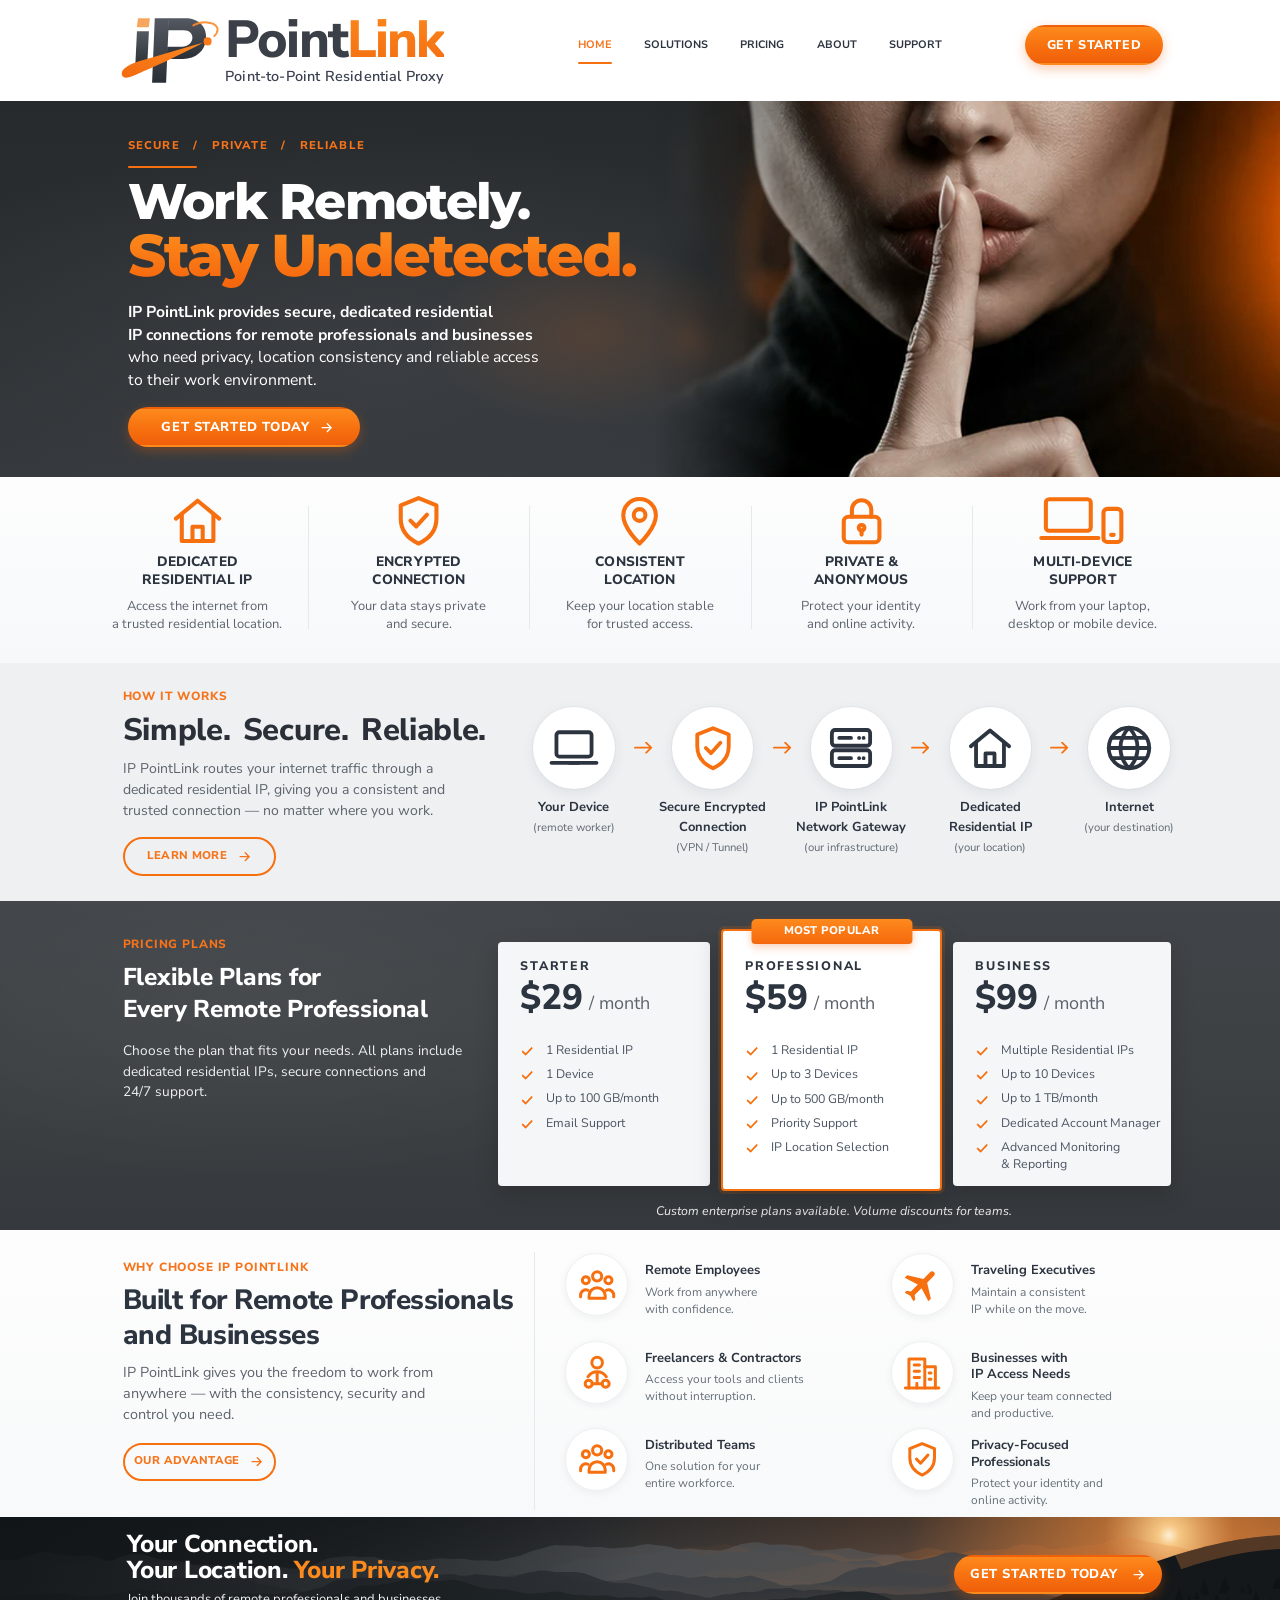
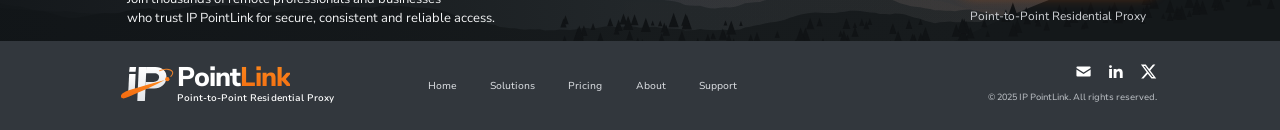
<file: index.html>
<!doctype html>
<html lang="en">
<head>
<meta charset="utf-8">
<meta name="viewport" content="width=device-width, initial-scale=1">
<title>IP PointLink — Point-to-Point Residential Proxy</title>
<meta name="description" content="IP PointLink provides secure, dedicated residential IP connections for remote professionals and businesses who need privacy, location consistency and reliable access.">
<meta name="theme-color" content="#2a2e31">
<meta property="og:site_name" content="IP PointLink">
<meta property="og:title" content="IP PointLink — Point-to-Point Residential Proxy">
<meta property="og:description" content="IP PointLink provides secure, dedicated residential IP connections for remote professionals and businesses who need privacy, location consistency and reliable access.">
<meta property="og:type" content="website">
<link rel="icon" href="favicon.ico" sizes="48x48">
<link rel="icon" href="assets/img/logo-mark.svg" type="image/svg+xml">
<link rel="apple-touch-icon" href="assets/img/apple-touch-icon.png">
<link rel="preconnect" href="https://fonts.googleapis.com">
<link rel="preconnect" href="https://fonts.gstatic.com" crossorigin>
<link href="https://fonts.googleapis.com/css2?family=Montserrat:wght@700;800&family=Nunito+Sans:ital,wght@0,400;0,600;0,700;0,800;1,400&display=swap" rel="stylesheet">
<link rel="stylesheet" href="assets/css/styles.css">
<script src="assets/js/main.js" defer></script>
</head>
<body data-page="home">
<script>document.documentElement.classList.add("js")</script>
<svg width="0" height="0" style="position:absolute" aria-hidden="true" focusable="false"><style>.fill{fill:currentColor;stroke:none}</style>
<symbol id="i-house" viewBox="0 0 24 24"><path d="M3.5 11.2 12 4.2l8.5 7"/><path d="M5.8 9.6V20h12.4V9.6"/><path d="M10 20v-5.6h4V20"/></symbol>
<symbol id="i-shield" viewBox="0 0 24 24"><path d="M12 3.2 19 6v5.2c0 4.7-3 8-7 9.8-4-1.8-7-5.1-7-9.8V6z"/><path d="m8.8 12 2.3 2.3 4.2-4.6"/></symbol>
<symbol id="i-pin" viewBox="0 0 24 24"><path d="M12 21s-6.4-6-6.4-11.1a6.4 6.4 0 0 1 12.8 0C18.4 15 12 21 12 21z"/><circle cx="12" cy="9.8" r="2.3"/></symbol>
<symbol id="i-lock" viewBox="0 0 24 24"><rect x="5" y="10.5" width="14" height="10" rx="1.8"/><path d="M8.2 10.5V7.8a3.8 3.8 0 0 1 7.6 0v2.7"/><circle cx="12" cy="14.8" r="1.1"/><path d="M12 15.9v1.6"/></symbol>
<symbol id="i-laptop" viewBox="0 0 24 24"><rect x="4.2" y="5" width="15.6" height="10.8" rx="1.3"/><path d="M2 18.6h20"/><path d="M10 18.6h4"/></symbol>
<symbol id="i-server" viewBox="0 0 24 24"><rect x="3.5" y="4" width="17" height="7" rx="1.4"/><rect x="3.5" y="13" width="17" height="7" rx="1.4"/><path d="M6.8 7.5h5.2M6.8 16.5h5.2M15.6 7.5h.01M17.6 7.5h.01M15.6 16.5h.01M17.6 16.5h.01"/></symbol>
<symbol id="i-globe" viewBox="0 0 24 24"><circle cx="12" cy="12" r="9"/><path d="M3 12h18M4.6 7.5h14.8M4.6 16.5h14.8"/><path d="M12 3c2.5 2.5 3.8 5.6 3.8 9s-1.3 6.5-3.8 9c-2.5-2.5-3.8-5.6-3.8-9S9.5 5.5 12 3z"/></symbol>
<symbol id="i-users" viewBox="0 0 24 24"><circle cx="12" cy="7" r="2.6"/><circle cx="5.6" cy="9.2" r="2"/><circle cx="18.4" cy="9.2" r="2"/><path d="M7.4 19.5v-1.4a4.6 4.6 0 0 1 9.2 0v1.4z"/><path d="M2.6 18.6v-.9a3 3 0 0 1 4.2-2.8M21.4 18.6v-.9a3 3 0 0 0-4.2-2.8"/></symbol>
<symbol id="i-freelancer" viewBox="0 0 24 24"><circle cx="12" cy="6.6" r="3"/><path d="M6.8 14.6a6.2 6.2 0 0 1 10.4 0"/><circle cx="7.2" cy="18.6" r="2"/><circle cx="16.8" cy="18.6" r="2"/><path d="M9.2 18.6h5.6M12 12.6v6"/></symbol>
<symbol id="i-building" viewBox="0 0 24 24"><path d="M4.5 21V4.5h9V21"/><path d="M13.5 9h6V21"/><path d="M2.5 21h19"/><path d="M7.5 8h3M7.5 11.5h3M7.5 15h3M16 12.5h1M16 16h1M9 21v-2.5"/></symbol>
<symbol id="i-arrow" viewBox="0 0 24 24"><path d="M5 12h14M13 6l6 6-6 6"/></symbol>
<symbol id="i-check" viewBox="0 0 24 24"><path d="M4.5 12.6 9.5 17.5 19.5 6.8"/></symbol>
<symbol id="i-mail" viewBox="0 0 24 24"><rect x="3" y="5.5" width="18" height="13" rx="1.6"/><path d="m3.8 6.6 8.2 6.4 8.2-6.4"/></symbol>
<symbol id="i-menu" viewBox="0 0 24 24"><path d="M4 7h16M4 12h16M4 17h16"/></symbol>
<symbol id="i-close" viewBox="0 0 24 24"><path d="M6 6l12 12M18 6 6 18"/></symbol>
<symbol id="i-plus" viewBox="0 0 24 24"><path d="M12 5v14M5 12h14"/></symbol>
<symbol id="i-search" viewBox="0 0 24 24"><circle cx="11" cy="11" r="6.8"/><path d="m20 20-3.9-3.9"/></symbol>
<symbol id="i-chat" viewBox="0 0 24 24"><path d="M4.5 5h15a1 1 0 0 1 1 1v9.5a1 1 0 0 1-1 1H10L5.5 20v-3.5h-1a1 1 0 0 1-1-1V6a1 1 0 0 1 1-1z"/><path d="M8 9.5h8M8 12.5h5"/></symbol>
<symbol id="i-clock" viewBox="0 0 24 24"><circle cx="12" cy="12" r="9"/><path d="M12 7.2V12l3.2 2"/></symbol>
<symbol id="i-book" viewBox="0 0 24 24"><path d="M4.5 5.5A2 2 0 0 1 6.5 3.5h13v15h-13a2 2 0 0 0-2 2z"/><path d="M4.5 20.5v-15M8.5 7.5h7"/></symbol>
<symbol id="i-bolt" viewBox="0 0 24 24"><path d="M13.2 2.8 4.8 13.6h6.4l-1 7.6 8.4-10.8h-6.4z"/></symbol>
<symbol id="i-card" viewBox="0 0 24 24"><rect x="2.8" y="5" width="18.4" height="14" rx="2"/><path d="M2.8 9.8h18.4M6.5 15h4"/></symbol>
<symbol id="i-download" viewBox="0 0 24 24"><path d="M12 4v10.5M7.5 10l4.5 4.5 4.5-4.5M5 19.5h14"/></symbol>
<symbol id="i-eye" viewBox="0 0 24 24"><path d="M2.5 12S6 5.5 12 5.5 21.5 12 21.5 12 18 18.5 12 18.5 2.5 12 2.5 12z"/><circle cx="12" cy="12" r="3"/></symbol>
<symbol id="i-headset" viewBox="0 0 24 24"><path d="M4.5 14v-2a7.5 7.5 0 0 1 15 0v2"/><rect x="3" y="13.5" width="4" height="6" rx="1.4"/><rect x="17" y="13.5" width="4" height="6" rx="1.4"/><path d="M19 19.5c0 1.2-1.5 2-3.5 2H13"/></symbol>
<symbol id="i-heart" viewBox="0 0 24 24"><path d="M12 20s-7.5-4.6-7.5-10.4A4.1 4.1 0 0 1 12 7.2a4.1 4.1 0 0 1 7.5 2.4C19.5 15.4 12 20 12 20z"/></symbol>
<symbol id="i-chart" viewBox="0 0 24 24"><path d="M3.5 20.5h17M6.5 16.5v-4M11 16.5v-9M15.5 16.5v-6M19.5 16.5V5"/></symbol>
<symbol id="i-target" viewBox="0 0 24 24"><circle cx="12" cy="12" r="8.5"/><circle cx="12" cy="12" r="4.5"/><circle cx="12" cy="12" r=".9"/></symbol>
<symbol id="i-key" viewBox="0 0 24 24"><circle cx="8" cy="15" r="4"/><path d="m10.9 12.1 8.6-8.6M16.5 6.5l2.5 2.5M14.5 8.5l2 2"/></symbol>
<symbol id="i-refresh" viewBox="0 0 24 24"><path d="M20 11a8 8 0 0 0-14.5-4.5L4 8M4 4v4h4"/><path d="M4 13a8 8 0 0 0 14.5 4.5L20 16M20 20v-4h-4"/></symbol>
<symbol id="i-wifi" viewBox="0 0 24 24"><path d="M2.5 9a14 14 0 0 1 19 0M5.5 12.5a9.5 9.5 0 0 1 13 0M8.6 15.9a5 5 0 0 1 6.8 0"/><circle cx="12" cy="19" r=".9"/></symbol>
<symbol id="i-devices" viewBox="0 0 34 24"><rect x="2.6" y="3.6" width="17.6" height="12.4" rx="1.3"/><path d="M.8 18.8h22.4M9.6 18.8h3.6"/><rect x="25.2" y="7.4" width="7" height="13" rx="1.5"/><path d="M28.2 17.6h1"/></symbol>
<symbol id="i-plane" viewBox="0 0 24 24"><path class="fill" transform="rotate(45 12 12)" d="M21 16v-2l-8-5V3.5c0-.83-.67-1.5-1.5-1.5S10 2.67 10 3.5V9l-8 5v2l8-2.5V19l-2 1.5V22l3.5-1 3.5 1v-1.5L13 19v-5.5l8 2.5z"/></symbol>
<symbol id="i-linkedin" viewBox="0 0 24 24"><path class="fill" d="M6.94 5a2 2 0 1 1-4-.002 2 2 0 0 1 4 .002zM7 8.48H3V21h4V8.48zm6.32 0H9.34V21h3.94v-6.57c0-3.66 4.77-4 4.77 0V21H22v-7.93c0-6.17-7.06-5.94-8.72-2.91l.04-1.68z"/></symbol>
<symbol id="i-x" viewBox="0 0 24 24"><path class="fill" d="M18.244 2.25h3.308l-7.227 8.26 8.502 11.24H16.17l-5.214-6.817L4.99 21.75H1.68l7.73-8.835L1.254 2.25H8.08l4.713 6.231zm-1.161 17.52h1.833L7.084 4.126H5.117z"/></symbol>
<symbol id="i-mailfill" viewBox="0 0 24 24"><path class="fill" d="M3.5 5h17A1.5 1.5 0 0 1 22 6.5v.4l-10 6.3L2 6.9v-.4A1.5 1.5 0 0 1 3.5 5zM2 9.2l10 6.2 10-6.2v8.3a1.5 1.5 0 0 1-1.5 1.5h-17A1.5 1.5 0 0 1 2 17.5z"/></symbol>
</svg>
<a class="skip-link" href="#main">Skip to content</a>
<header class="site-header">
  <div class="container header-inner">
    <a class="brand" href="index.html" aria-label="IP PointLink home">
  <img class="brand__mark" src="assets/img/logo-mark.svg" alt="" width="92" height="63">
  <span class="brand__text"><span class="brand__name">Point<span>Link</span></span><span class="brand__tag">Point-to-Point Residential Proxy</span></span>
</a>
    <nav class="main-nav" id="main-nav" aria-label="Primary">
      <ul>
        <li><a href="index.html" aria-current="page">Home</a></li>
        <li><a href="solutions.html">Solutions</a></li>
        <li><a href="pricing.html">Pricing</a></li>
        <li><a href="about.html">About</a></li>
        <li><a href="support.html">Support</a></li>
      </ul>
      <a class="btn btn--primary btn--block nav-mobile-cta" href="get-started.html">Get Started</a>
    </nav>
    <a class="btn btn--primary header-cta" href="get-started.html">Get Started</a>
    <button class="nav-toggle" type="button" aria-controls="main-nav" aria-expanded="false" aria-label="Open menu"><svg class="icon" aria-hidden="true" focusable="false"><use href="#i-menu"/></svg></button>
  </div>
</header>
<main id="main">
<section class="hero" aria-labelledby="hero-title">
  <div class="hero__photo" role="img" aria-label="Woman holding a finger to her lips in a hush gesture"></div>
  <div class="hero__glow"></div>
  <div class="container hero__inner">
    <p class="hero__eyebrow"><span>Secure</span><span aria-hidden="true">/</span><span>Private</span><span aria-hidden="true">/</span><span>Reliable</span></p>
    <div class="hero__bar"></div>
    <h1 id="hero-title"><span class="l1">Work Remotely.</span><span class="l2">Stay Undetected.</span></h1>
    <p class="hero__lead"><strong>IP PointLink provides secure, dedicated residential <br class="br-d"> IP connections for remote professionals and businesses</strong> <br class="br-d"> who need privacy, location consistency and reliable access <br class="br-d"> to their work environment.</p>
    <a class="btn btn--primary" href="get-started.html">Get Started Today <svg class="icon" aria-hidden="true" focusable="false"><use href="#i-arrow"/></svg></a>
  </div>
</section>

<section class="features" aria-labelledby="features-h">
  <div class="container">
    <h2 class="sr-only" id="features-h">Key features</h2>
    <ul class="features__grid">
      <li class="feature">
        <svg class="icon feature__icon" aria-hidden="true" focusable="false"><use href="#i-house"/></svg>
        <h3>Dedicated <br class="br-d">Residential IP</h3>
        <p>Access the internet from <br class="br-d">a trusted residential location.</p>
      </li>
      <li class="feature">
        <svg class="icon feature__icon" aria-hidden="true" focusable="false"><use href="#i-shield"/></svg>
        <h3>Encrypted <br class="br-d">Connection</h3>
        <p>Your data stays private <br class="br-d">and secure.</p>
      </li>
      <li class="feature">
        <svg class="icon feature__icon" aria-hidden="true" focusable="false"><use href="#i-pin"/></svg>
        <h3>Consistent <br class="br-d">Location</h3>
        <p>Keep your location stable <br class="br-d">for trusted access.</p>
      </li>
      <li class="feature">
        <svg class="icon feature__icon" aria-hidden="true" focusable="false"><use href="#i-lock"/></svg>
        <h3>Private &amp; <br class="br-d">Anonymous</h3>
        <p>Protect your identity <br class="br-d">and online activity.</p>
      </li>
      <li class="feature">
        <svg class="icon feature__icon feature__icon--wide" aria-hidden="true" focusable="false"><use href="#i-devices"/></svg>
        <h3>Multi-Device <br class="br-d">Support</h3>
        <p>Work from your laptop, <br class="br-d">desktop or mobile device.</p>
      </li>
    </ul>
  </div>
</section>

<section class="how" aria-labelledby="how-title">
  <div class="container how__inner">
    <div>
      <p class="eyebrow">How it works</p>
      <h2 id="how-title">Simple. Secure. Reliable.</h2>
      <p>IP PointLink routes your internet traffic through a dedicated residential IP, giving you a consistent and trusted connection — no matter where you work.</p>
      <a class="btn btn--outline" href="solutions.html#how-it-works">Learn More <svg class="icon" aria-hidden="true" focusable="false"><use href="#i-arrow"/></svg></a>
    </div>
    <ol class="flow" aria-label="Connection path">
      <li class="flow__step">
        <div class="flow__circle"><svg class="icon" aria-hidden="true" focusable="false"><use href="#i-laptop"/></svg></div>
        <h3>Your Device</h3>
        <small>(remote worker)</small>
      </li>
      <li class="flow__step">
        <div class="flow__circle"><svg class="icon icon--accent" aria-hidden="true" focusable="false"><use href="#i-shield"/></svg></div>
        <h3>Secure Encrypted <br class="br-d">Connection</h3>
        <small>(VPN / Tunnel)</small>
      </li>
      <li class="flow__step">
        <div class="flow__circle"><svg class="icon" aria-hidden="true" focusable="false"><use href="#i-server"/></svg></div>
        <h3>IP PointLink <br class="br-d">Network Gateway</h3>
        <small>(our infrastructure)</small>
      </li>
      <li class="flow__step">
        <div class="flow__circle"><svg class="icon" aria-hidden="true" focusable="false"><use href="#i-house"/></svg></div>
        <h3>Dedicated <br class="br-d">Residential IP</h3>
        <small>(your location)</small>
      </li>
      <li class="flow__step">
        <div class="flow__circle"><svg class="icon" aria-hidden="true" focusable="false"><use href="#i-globe"/></svg></div>
        <h3>Internet</h3>
        <small>(your destination)</small>
      </li>
    </ol>
  </div>
</section>

<section class="pricing" aria-labelledby="pricing-title">
  <div class="container pricing__inner">
    <div>
      <p class="eyebrow">Pricing plans</p>
      <h2 id="pricing-title">Flexible Plans for<br>Every Remote Professional</h2>
      <p class="pricing__lead">Choose the plan that fits your needs. All plans include <br class="br-d">dedicated residential IPs, secure connections and <br class="br-d">24/7 support.</p>
    </div>
    <div class="plans plans--home">
      <article class="plan" data-plan="starter">
        
        <a class="plan-link" href="get-started.html?plan=starter" aria-label="Choose the Starter plan, $29 per month"></a>
        <h3 class="plan__name">Starter</h3>
        <p class="plan__price"><strong>$<span data-price data-monthly="29" data-annual="24">29</span></strong><span>/ month</span></p>
        
        <ul class="plan__features">
          <li><svg class="icon" aria-hidden="true" focusable="false"><use href="#i-check"/></svg><span>1 Residential IP</span></li>
          <li><svg class="icon" aria-hidden="true" focusable="false"><use href="#i-check"/></svg><span>1 Device</span></li>
          <li><svg class="icon" aria-hidden="true" focusable="false"><use href="#i-check"/></svg><span>Up to 100 GB/month</span></li>
          <li><svg class="icon" aria-hidden="true" focusable="false"><use href="#i-check"/></svg><span>Email Support</span></li>
        </ul>
        <div class="plan__cta"><a class="btn btn--outline btn--block" data-plan-cta href="get-started.html?plan=starter">Choose Starter</a></div>
      </article>
      <article class="plan plan--featured" data-plan="professional">
        <span class="plan__badge">Most Popular</span>
        <a class="plan-link" href="get-started.html?plan=professional" aria-label="Choose the Professional plan, $59 per month"></a>
        <h3 class="plan__name">Professional</h3>
        <p class="plan__price"><strong>$<span data-price data-monthly="59" data-annual="49">59</span></strong><span>/ month</span></p>
        
        <ul class="plan__features">
          <li><svg class="icon" aria-hidden="true" focusable="false"><use href="#i-check"/></svg><span>1 Residential IP</span></li>
          <li><svg class="icon" aria-hidden="true" focusable="false"><use href="#i-check"/></svg><span>Up to 3 Devices</span></li>
          <li><svg class="icon" aria-hidden="true" focusable="false"><use href="#i-check"/></svg><span>Up to 500 GB/month</span></li>
          <li><svg class="icon" aria-hidden="true" focusable="false"><use href="#i-check"/></svg><span>Priority Support</span></li>
          <li><svg class="icon" aria-hidden="true" focusable="false"><use href="#i-check"/></svg><span>IP Location Selection</span></li>
        </ul>
        <div class="plan__cta"><a class="btn btn--primary btn--block" data-plan-cta href="get-started.html?plan=professional">Choose Professional</a></div>
      </article>
      <article class="plan" data-plan="business">
        
        <a class="plan-link" href="get-started.html?plan=business" aria-label="Choose the Business plan, $99 per month"></a>
        <h3 class="plan__name">Business</h3>
        <p class="plan__price"><strong>$<span data-price data-monthly="99" data-annual="82">99</span></strong><span>/ month</span></p>
        
        <ul class="plan__features">
          <li><svg class="icon" aria-hidden="true" focusable="false"><use href="#i-check"/></svg><span>Multiple Residential IPs</span></li>
          <li><svg class="icon" aria-hidden="true" focusable="false"><use href="#i-check"/></svg><span>Up to 10 Devices</span></li>
          <li><svg class="icon" aria-hidden="true" focusable="false"><use href="#i-check"/></svg><span>Up to 1 TB/month</span></li>
          <li><svg class="icon" aria-hidden="true" focusable="false"><use href="#i-check"/></svg><span>Dedicated Account Manager</span></li>
          <li><svg class="icon" aria-hidden="true" focusable="false"><use href="#i-check"/></svg><span>Advanced Monitoring <br class="br-d">&amp; Reporting</span></li>
        </ul>
        <div class="plan__cta"><a class="btn btn--outline btn--block" data-plan-cta href="get-started.html?plan=business">Choose Business</a></div>
      </article>
    </div>
    <p class="pricing__note">Custom enterprise plans available. Volume discounts for teams.</p>
  </div>
</section>

<section class="why" aria-labelledby="why-title">
  <div class="container why__inner">
    <div class="why__intro">
      <p class="eyebrow">Why choose IP PointLink</p>
      <h2 id="why-title">Built for Remote Professionals <br class="br-d"> and Businesses</h2>
      <p>IP PointLink gives you the freedom to work from anywhere — with the consistency, security and control you need.</p>
      <a class="btn btn--outline" href="about.html#advantage">Our Advantage <svg class="icon" aria-hidden="true" focusable="false"><use href="#i-arrow"/></svg></a>
    </div>
    <ul class="audiences">
      <li class="audience">
        <span class="audience__icon"><svg class="icon" aria-hidden="true" focusable="false"><use href="#i-users"/></svg></span>
        <div><h3>Remote Employees</h3><p>Work from anywhere <br class="br-d">with confidence.</p></div>
      </li>
      <li class="audience">
        <span class="audience__icon"><svg class="icon" aria-hidden="true" focusable="false"><use href="#i-plane"/></svg></span>
        <div><h3>Traveling Executives</h3><p>Maintain a consistent <br class="br-d">IP while on the move.</p></div>
      </li>
      <li class="audience">
        <span class="audience__icon"><svg class="icon" aria-hidden="true" focusable="false"><use href="#i-freelancer"/></svg></span>
        <div><h3>Freelancers &amp; Contractors</h3><p>Access your tools and clients <br class="br-d">without interruption.</p></div>
      </li>
      <li class="audience">
        <span class="audience__icon"><svg class="icon" aria-hidden="true" focusable="false"><use href="#i-building"/></svg></span>
        <div><h3>Businesses with <br class="br-d">IP Access Needs</h3><p>Keep your team connected <br class="br-d">and productive.</p></div>
      </li>
      <li class="audience">
        <span class="audience__icon"><svg class="icon" aria-hidden="true" focusable="false"><use href="#i-users"/></svg></span>
        <div><h3>Distributed Teams</h3><p>One solution for your <br class="br-d">entire workforce.</p></div>
      </li>
      <li class="audience">
        <span class="audience__icon"><svg class="icon" aria-hidden="true" focusable="false"><use href="#i-shield"/></svg></span>
        <div><h3>Privacy-Focused <br class="br-d">Professionals</h3><p>Protect your identity and <br class="br-d">online activity.</p></div>
      </li>
    </ul>
  </div>
</section>

<section class="cta-band" aria-labelledby="cta-title">
  <div class="container cta-band__inner">
    <div>
      <h2 id="cta-title">Your Connection.<br>Your Location. <em>Your Privacy.</em></h2>
      <p>Join thousands of remote professionals and businesses <br class="br-d"> who trust IP PointLink for secure, consistent and reliable access.</p>
    </div>
    <div class="cta-band__action">
      <a class="btn btn--primary" href="get-started.html">Get Started Today <svg class="icon" aria-hidden="true" focusable="false"><use href="#i-arrow"/></svg></a>
      <small>Point-to-Point Residential Proxy</small>
    </div>
  </div>
</section>
</main>
<footer class="site-footer">
  <div class="container footer-inner">
    <a class="brand brand--footer" href="index.html" aria-label="IP PointLink home">
  <img class="brand__mark" src="assets/img/logo-mark-light.svg" alt="" width="92" height="63">
  <span class="brand__text"><span class="brand__name">Point<span>Link</span></span><span class="brand__tag">Point-to-Point Residential Proxy</span></span>
</a>
    <nav class="footer-nav" aria-label="Footer">
      <ul>
        <li><a href="index.html">Home</a></li>
        <li><a href="solutions.html">Solutions</a></li>
        <li><a href="pricing.html">Pricing</a></li>
        <li><a href="about.html">About</a></li>
        <li><a href="support.html">Support</a></li>
      </ul>
    </nav>
    <div class="footer-meta">
      <div class="social">
        <a href="support.html#contact" aria-label="Email us"><svg class="icon" aria-hidden="true" focusable="false"><use href="#i-mailfill"/></svg></a>
        <a href="https://www.linkedin.com/" target="_blank" rel="noopener noreferrer" aria-label="IP PointLink on LinkedIn"><svg class="icon" aria-hidden="true" focusable="false"><use href="#i-linkedin"/></svg></a>
        <a href="https://x.com/" target="_blank" rel="noopener noreferrer" aria-label="IP PointLink on X"><svg class="icon" aria-hidden="true" focusable="false"><use href="#i-x"/></svg></a>
      </div>
      <small>&copy; 2025 IP PointLink. All rights reserved.</small>
    </div>
  </div>
</footer>
</body>
</html>
</file>
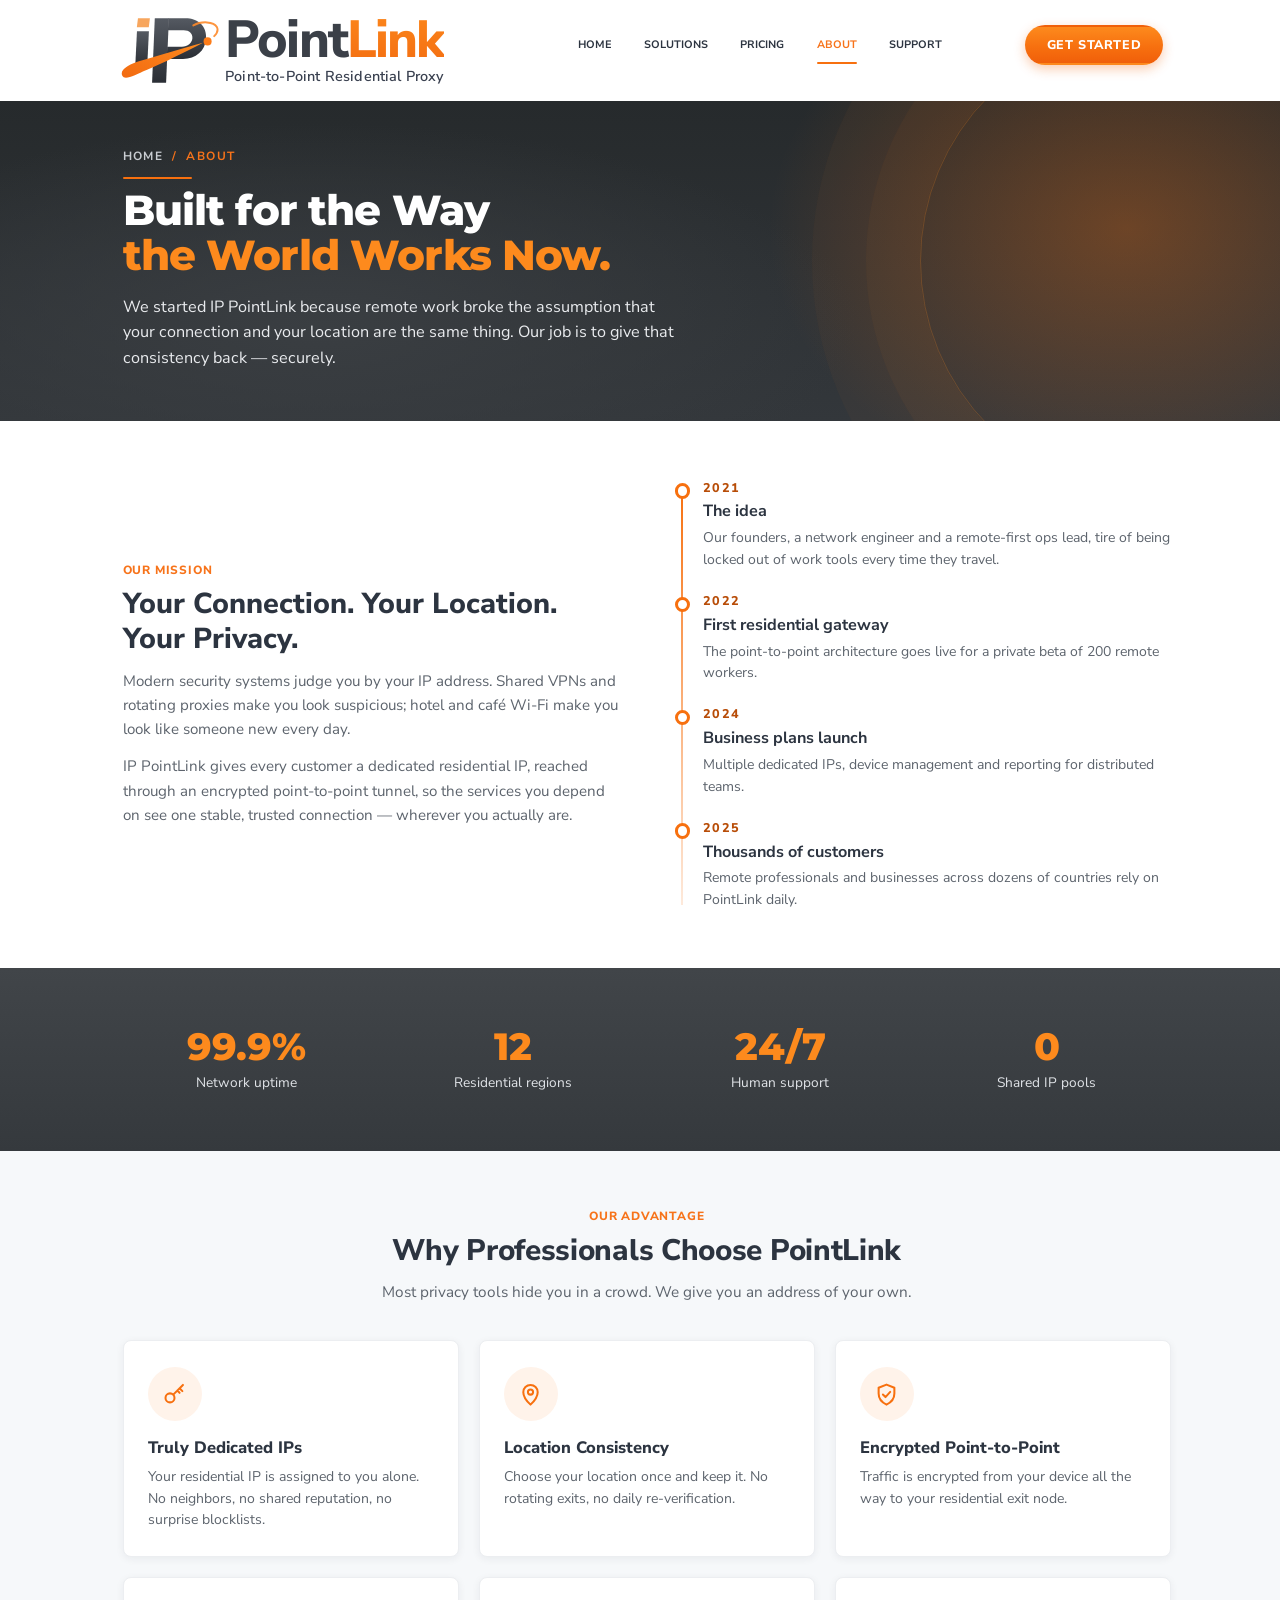
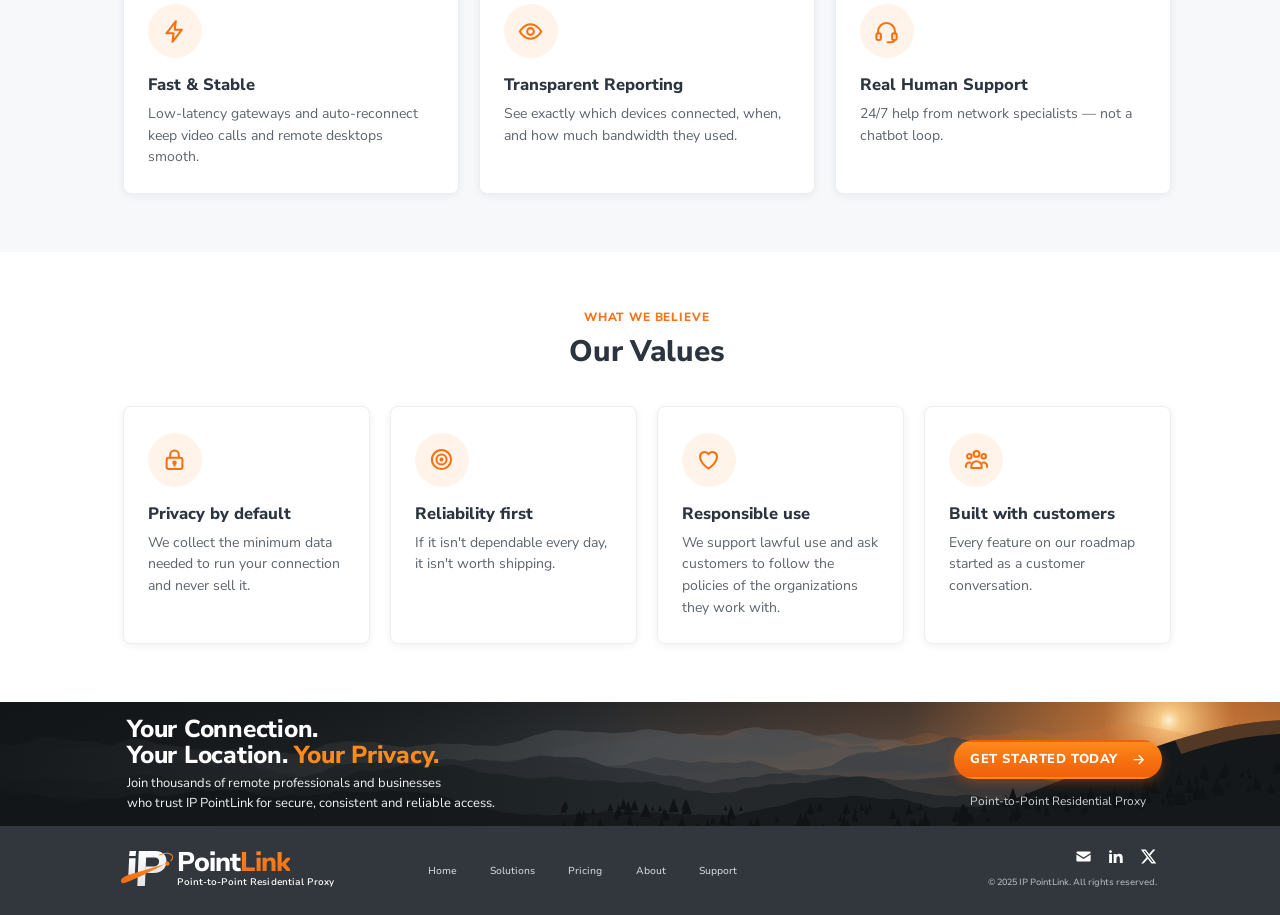
<file: about.html>
<!doctype html>
<html lang="en">
<head>
<meta charset="utf-8">
<meta name="viewport" content="width=device-width, initial-scale=1">
<title>About — IP PointLink</title>
<meta name="description" content="IP PointLink builds dedicated residential IP connections for remote professionals and businesses. Learn about our mission, values and advantage.">
<meta name="theme-color" content="#2a2e31">
<meta property="og:site_name" content="IP PointLink">
<meta property="og:title" content="About — IP PointLink">
<meta property="og:description" content="IP PointLink builds dedicated residential IP connections for remote professionals and businesses. Learn about our mission, values and advantage.">
<meta property="og:type" content="website">
<link rel="icon" href="favicon.ico" sizes="48x48">
<link rel="icon" href="assets/img/logo-mark.svg" type="image/svg+xml">
<link rel="apple-touch-icon" href="assets/img/apple-touch-icon.png">
<link rel="preconnect" href="https://fonts.googleapis.com">
<link rel="preconnect" href="https://fonts.gstatic.com" crossorigin>
<link href="https://fonts.googleapis.com/css2?family=Montserrat:wght@700;800&family=Nunito+Sans:ital,wght@0,400;0,600;0,700;0,800;1,400&display=swap" rel="stylesheet">
<link rel="stylesheet" href="assets/css/styles.css">
<script src="assets/js/main.js" defer></script>
</head>
<body data-page="about">
<script>document.documentElement.classList.add("js")</script>
<svg width="0" height="0" style="position:absolute" aria-hidden="true" focusable="false"><style>.fill{fill:currentColor;stroke:none}</style>
<symbol id="i-house" viewBox="0 0 24 24"><path d="M3.5 11.2 12 4.2l8.5 7"/><path d="M5.8 9.6V20h12.4V9.6"/><path d="M10 20v-5.6h4V20"/></symbol>
<symbol id="i-shield" viewBox="0 0 24 24"><path d="M12 3.2 19 6v5.2c0 4.7-3 8-7 9.8-4-1.8-7-5.1-7-9.8V6z"/><path d="m8.8 12 2.3 2.3 4.2-4.6"/></symbol>
<symbol id="i-pin" viewBox="0 0 24 24"><path d="M12 21s-6.4-6-6.4-11.1a6.4 6.4 0 0 1 12.8 0C18.4 15 12 21 12 21z"/><circle cx="12" cy="9.8" r="2.3"/></symbol>
<symbol id="i-lock" viewBox="0 0 24 24"><rect x="5" y="10.5" width="14" height="10" rx="1.8"/><path d="M8.2 10.5V7.8a3.8 3.8 0 0 1 7.6 0v2.7"/><circle cx="12" cy="14.8" r="1.1"/><path d="M12 15.9v1.6"/></symbol>
<symbol id="i-laptop" viewBox="0 0 24 24"><rect x="4.2" y="5" width="15.6" height="10.8" rx="1.3"/><path d="M2 18.6h20"/><path d="M10 18.6h4"/></symbol>
<symbol id="i-server" viewBox="0 0 24 24"><rect x="3.5" y="4" width="17" height="7" rx="1.4"/><rect x="3.5" y="13" width="17" height="7" rx="1.4"/><path d="M6.8 7.5h5.2M6.8 16.5h5.2M15.6 7.5h.01M17.6 7.5h.01M15.6 16.5h.01M17.6 16.5h.01"/></symbol>
<symbol id="i-globe" viewBox="0 0 24 24"><circle cx="12" cy="12" r="9"/><path d="M3 12h18M4.6 7.5h14.8M4.6 16.5h14.8"/><path d="M12 3c2.5 2.5 3.8 5.6 3.8 9s-1.3 6.5-3.8 9c-2.5-2.5-3.8-5.6-3.8-9S9.5 5.5 12 3z"/></symbol>
<symbol id="i-users" viewBox="0 0 24 24"><circle cx="12" cy="7" r="2.6"/><circle cx="5.6" cy="9.2" r="2"/><circle cx="18.4" cy="9.2" r="2"/><path d="M7.4 19.5v-1.4a4.6 4.6 0 0 1 9.2 0v1.4z"/><path d="M2.6 18.6v-.9a3 3 0 0 1 4.2-2.8M21.4 18.6v-.9a3 3 0 0 0-4.2-2.8"/></symbol>
<symbol id="i-freelancer" viewBox="0 0 24 24"><circle cx="12" cy="6.6" r="3"/><path d="M6.8 14.6a6.2 6.2 0 0 1 10.4 0"/><circle cx="7.2" cy="18.6" r="2"/><circle cx="16.8" cy="18.6" r="2"/><path d="M9.2 18.6h5.6M12 12.6v6"/></symbol>
<symbol id="i-building" viewBox="0 0 24 24"><path d="M4.5 21V4.5h9V21"/><path d="M13.5 9h6V21"/><path d="M2.5 21h19"/><path d="M7.5 8h3M7.5 11.5h3M7.5 15h3M16 12.5h1M16 16h1M9 21v-2.5"/></symbol>
<symbol id="i-arrow" viewBox="0 0 24 24"><path d="M5 12h14M13 6l6 6-6 6"/></symbol>
<symbol id="i-check" viewBox="0 0 24 24"><path d="M4.5 12.6 9.5 17.5 19.5 6.8"/></symbol>
<symbol id="i-mail" viewBox="0 0 24 24"><rect x="3" y="5.5" width="18" height="13" rx="1.6"/><path d="m3.8 6.6 8.2 6.4 8.2-6.4"/></symbol>
<symbol id="i-menu" viewBox="0 0 24 24"><path d="M4 7h16M4 12h16M4 17h16"/></symbol>
<symbol id="i-close" viewBox="0 0 24 24"><path d="M6 6l12 12M18 6 6 18"/></symbol>
<symbol id="i-plus" viewBox="0 0 24 24"><path d="M12 5v14M5 12h14"/></symbol>
<symbol id="i-search" viewBox="0 0 24 24"><circle cx="11" cy="11" r="6.8"/><path d="m20 20-3.9-3.9"/></symbol>
<symbol id="i-chat" viewBox="0 0 24 24"><path d="M4.5 5h15a1 1 0 0 1 1 1v9.5a1 1 0 0 1-1 1H10L5.5 20v-3.5h-1a1 1 0 0 1-1-1V6a1 1 0 0 1 1-1z"/><path d="M8 9.5h8M8 12.5h5"/></symbol>
<symbol id="i-clock" viewBox="0 0 24 24"><circle cx="12" cy="12" r="9"/><path d="M12 7.2V12l3.2 2"/></symbol>
<symbol id="i-book" viewBox="0 0 24 24"><path d="M4.5 5.5A2 2 0 0 1 6.5 3.5h13v15h-13a2 2 0 0 0-2 2z"/><path d="M4.5 20.5v-15M8.5 7.5h7"/></symbol>
<symbol id="i-bolt" viewBox="0 0 24 24"><path d="M13.2 2.8 4.8 13.6h6.4l-1 7.6 8.4-10.8h-6.4z"/></symbol>
<symbol id="i-card" viewBox="0 0 24 24"><rect x="2.8" y="5" width="18.4" height="14" rx="2"/><path d="M2.8 9.8h18.4M6.5 15h4"/></symbol>
<symbol id="i-download" viewBox="0 0 24 24"><path d="M12 4v10.5M7.5 10l4.5 4.5 4.5-4.5M5 19.5h14"/></symbol>
<symbol id="i-eye" viewBox="0 0 24 24"><path d="M2.5 12S6 5.5 12 5.5 21.5 12 21.5 12 18 18.5 12 18.5 2.5 12 2.5 12z"/><circle cx="12" cy="12" r="3"/></symbol>
<symbol id="i-headset" viewBox="0 0 24 24"><path d="M4.5 14v-2a7.5 7.5 0 0 1 15 0v2"/><rect x="3" y="13.5" width="4" height="6" rx="1.4"/><rect x="17" y="13.5" width="4" height="6" rx="1.4"/><path d="M19 19.5c0 1.2-1.5 2-3.5 2H13"/></symbol>
<symbol id="i-heart" viewBox="0 0 24 24"><path d="M12 20s-7.5-4.6-7.5-10.4A4.1 4.1 0 0 1 12 7.2a4.1 4.1 0 0 1 7.5 2.4C19.5 15.4 12 20 12 20z"/></symbol>
<symbol id="i-chart" viewBox="0 0 24 24"><path d="M3.5 20.5h17M6.5 16.5v-4M11 16.5v-9M15.5 16.5v-6M19.5 16.5V5"/></symbol>
<symbol id="i-target" viewBox="0 0 24 24"><circle cx="12" cy="12" r="8.5"/><circle cx="12" cy="12" r="4.5"/><circle cx="12" cy="12" r=".9"/></symbol>
<symbol id="i-key" viewBox="0 0 24 24"><circle cx="8" cy="15" r="4"/><path d="m10.9 12.1 8.6-8.6M16.5 6.5l2.5 2.5M14.5 8.5l2 2"/></symbol>
<symbol id="i-refresh" viewBox="0 0 24 24"><path d="M20 11a8 8 0 0 0-14.5-4.5L4 8M4 4v4h4"/><path d="M4 13a8 8 0 0 0 14.5 4.5L20 16M20 20v-4h-4"/></symbol>
<symbol id="i-wifi" viewBox="0 0 24 24"><path d="M2.5 9a14 14 0 0 1 19 0M5.5 12.5a9.5 9.5 0 0 1 13 0M8.6 15.9a5 5 0 0 1 6.8 0"/><circle cx="12" cy="19" r=".9"/></symbol>
<symbol id="i-devices" viewBox="0 0 34 24"><rect x="2.6" y="3.6" width="17.6" height="12.4" rx="1.3"/><path d="M.8 18.8h22.4M9.6 18.8h3.6"/><rect x="25.2" y="7.4" width="7" height="13" rx="1.5"/><path d="M28.2 17.6h1"/></symbol>
<symbol id="i-plane" viewBox="0 0 24 24"><path class="fill" transform="rotate(45 12 12)" d="M21 16v-2l-8-5V3.5c0-.83-.67-1.5-1.5-1.5S10 2.67 10 3.5V9l-8 5v2l8-2.5V19l-2 1.5V22l3.5-1 3.5 1v-1.5L13 19v-5.5l8 2.5z"/></symbol>
<symbol id="i-linkedin" viewBox="0 0 24 24"><path class="fill" d="M6.94 5a2 2 0 1 1-4-.002 2 2 0 0 1 4 .002zM7 8.48H3V21h4V8.48zm6.32 0H9.34V21h3.94v-6.57c0-3.66 4.77-4 4.77 0V21H22v-7.93c0-6.17-7.06-5.94-8.72-2.91l.04-1.68z"/></symbol>
<symbol id="i-x" viewBox="0 0 24 24"><path class="fill" d="M18.244 2.25h3.308l-7.227 8.26 8.502 11.24H16.17l-5.214-6.817L4.99 21.75H1.68l7.73-8.835L1.254 2.25H8.08l4.713 6.231zm-1.161 17.52h1.833L7.084 4.126H5.117z"/></symbol>
<symbol id="i-mailfill" viewBox="0 0 24 24"><path class="fill" d="M3.5 5h17A1.5 1.5 0 0 1 22 6.5v.4l-10 6.3L2 6.9v-.4A1.5 1.5 0 0 1 3.5 5zM2 9.2l10 6.2 10-6.2v8.3a1.5 1.5 0 0 1-1.5 1.5h-17A1.5 1.5 0 0 1 2 17.5z"/></symbol>
</svg>
<a class="skip-link" href="#main">Skip to content</a>
<header class="site-header">
  <div class="container header-inner">
    <a class="brand" href="index.html" aria-label="IP PointLink home">
  <img class="brand__mark" src="assets/img/logo-mark.svg" alt="" width="92" height="63">
  <span class="brand__text"><span class="brand__name">Point<span>Link</span></span><span class="brand__tag">Point-to-Point Residential Proxy</span></span>
</a>
    <nav class="main-nav" id="main-nav" aria-label="Primary">
      <ul>
        <li><a href="index.html">Home</a></li>
        <li><a href="solutions.html">Solutions</a></li>
        <li><a href="pricing.html">Pricing</a></li>
        <li><a href="about.html" aria-current="page">About</a></li>
        <li><a href="support.html">Support</a></li>
      </ul>
      <a class="btn btn--primary btn--block nav-mobile-cta" href="get-started.html">Get Started</a>
    </nav>
    <a class="btn btn--primary header-cta" href="get-started.html">Get Started</a>
    <button class="nav-toggle" type="button" aria-controls="main-nav" aria-expanded="false" aria-label="Open menu"><svg class="icon" aria-hidden="true" focusable="false"><use href="#i-menu"/></svg></button>
  </div>
</header>
<main id="main">
<section class="page-hero">
  <div class="container">
    <div class="page-hero__inner">
      <p class="breadcrumb"><a href="index.html">Home</a> &nbsp;/&nbsp; About</p>
      <div class="hero__bar"></div>
      <h1>Built for the Way<br><em>the World Works Now.</em></h1>
      <p>We started IP PointLink because remote work broke the assumption that your connection and your location are the same thing. Our job is to give that consistency back — securely.</p>
      
    </div>
  </div>
</section>

<section class="section" aria-labelledby="mission-title">
  <div class="container split">
    <div class="reveal">
      <p class="eyebrow">Our mission</p>
      <h2 id="mission-title">Your Connection. Your Location. Your Privacy.</h2>
      <p>Modern security systems judge you by your IP address. Shared VPNs and rotating proxies make you look suspicious; hotel and café Wi-Fi make you look like someone new every day.</p>
      <p>IP PointLink gives every customer a dedicated residential IP, reached through an encrypted point-to-point tunnel, so the services you depend on see one stable, trusted connection — wherever you actually are.</p>
    </div>
    <ol class="timeline reveal" aria-label="Company milestones">
      <li><b>2021</b><strong>The idea</strong><p>Our founders, a network engineer and a remote-first ops lead, tire of being locked out of work tools every time they travel.</p></li>
      <li><b>2022</b><strong>First residential gateway</strong><p>The point-to-point architecture goes live for a private beta of 200 remote workers.</p></li>
      <li><b>2024</b><strong>Business plans launch</strong><p>Multiple dedicated IPs, device management and reporting for distributed teams.</p></li>
      <li><b>2025</b><strong>Thousands of customers</strong><p>Remote professionals and businesses across dozens of countries rely on PointLink daily.</p></li>
    </ol>
  </div>
</section>

<section class="section section--dark" aria-label="IP PointLink by the numbers">
  <div class="container stats">
    <div class="stat reveal"><strong>99.9%</strong><span>Network uptime</span></div>
    <div class="stat reveal"><strong>12</strong><span>Residential regions</span></div>
    <div class="stat reveal"><strong>24/7</strong><span>Human support</span></div>
    <div class="stat reveal"><strong>0</strong><span>Shared IP pools</span></div>
  </div>
</section>

<section class="section section--soft" id="advantage" aria-labelledby="adv-title">
  <div class="container">
    <div class="section-head section-head--center">
      <p class="eyebrow">Our advantage</p>
      <h2 id="adv-title">Why Professionals Choose PointLink</h2>
      <p>Most privacy tools hide you in a crowd. We give you an address of your own.</p>
    </div>
    <div class="card-grid card-grid--3">
      <article class="card reveal"><span class="card__icon"><svg class="icon" aria-hidden="true" focusable="false"><use href="#i-key"/></svg></span><h3>Truly Dedicated IPs</h3><p>Your residential IP is assigned to you alone. No neighbors, no shared reputation, no surprise blocklists.</p></article>
      <article class="card reveal"><span class="card__icon"><svg class="icon" aria-hidden="true" focusable="false"><use href="#i-pin"/></svg></span><h3>Location Consistency</h3><p>Choose your location once and keep it. No rotating exits, no daily re-verification.</p></article>
      <article class="card reveal"><span class="card__icon"><svg class="icon" aria-hidden="true" focusable="false"><use href="#i-shield"/></svg></span><h3>Encrypted Point-to-Point</h3><p>Traffic is encrypted from your device all the way to your residential exit node.</p></article>
      <article class="card reveal"><span class="card__icon"><svg class="icon" aria-hidden="true" focusable="false"><use href="#i-bolt"/></svg></span><h3>Fast &amp; Stable</h3><p>Low-latency gateways and auto-reconnect keep video calls and remote desktops smooth.</p></article>
      <article class="card reveal"><span class="card__icon"><svg class="icon" aria-hidden="true" focusable="false"><use href="#i-eye"/></svg></span><h3>Transparent Reporting</h3><p>See exactly which devices connected, when, and how much bandwidth they used.</p></article>
      <article class="card reveal"><span class="card__icon"><svg class="icon" aria-hidden="true" focusable="false"><use href="#i-headset"/></svg></span><h3>Real Human Support</h3><p>24/7 help from network specialists — not a chatbot loop.</p></article>
    </div>
  </div>
</section>

<section class="section" aria-labelledby="values-title">
  <div class="container">
    <div class="section-head section-head--center">
      <p class="eyebrow">What we believe</p>
      <h2 id="values-title">Our Values</h2>
    </div>
    <div class="card-grid card-grid--4">
      <article class="card reveal"><span class="card__icon"><svg class="icon" aria-hidden="true" focusable="false"><use href="#i-lock"/></svg></span><h3>Privacy by default</h3><p>We collect the minimum data needed to run your connection and never sell it.</p></article>
      <article class="card reveal"><span class="card__icon"><svg class="icon" aria-hidden="true" focusable="false"><use href="#i-target"/></svg></span><h3>Reliability first</h3><p>If it isn't dependable every day, it isn't worth shipping.</p></article>
      <article class="card reveal"><span class="card__icon"><svg class="icon" aria-hidden="true" focusable="false"><use href="#i-heart"/></svg></span><h3>Responsible use</h3><p>We support lawful use and ask customers to follow the policies of the organizations they work with.</p></article>
      <article class="card reveal"><span class="card__icon"><svg class="icon" aria-hidden="true" focusable="false"><use href="#i-users"/></svg></span><h3>Built with customers</h3><p>Every feature on our roadmap started as a customer conversation.</p></article>
    </div>
  </div>
</section>

<section class="cta-band" aria-labelledby="cta-title">
  <div class="container cta-band__inner">
    <div>
      <h2 id="cta-title">Your Connection.<br>Your Location. <em>Your Privacy.</em></h2>
      <p>Join thousands of remote professionals and businesses <br class="br-d"> who trust IP PointLink for secure, consistent and reliable access.</p>
    </div>
    <div class="cta-band__action">
      <a class="btn btn--primary" href="get-started.html">Get Started Today <svg class="icon" aria-hidden="true" focusable="false"><use href="#i-arrow"/></svg></a>
      <small>Point-to-Point Residential Proxy</small>
    </div>
  </div>
</section>
</main>
<footer class="site-footer">
  <div class="container footer-inner">
    <a class="brand brand--footer" href="index.html" aria-label="IP PointLink home">
  <img class="brand__mark" src="assets/img/logo-mark-light.svg" alt="" width="92" height="63">
  <span class="brand__text"><span class="brand__name">Point<span>Link</span></span><span class="brand__tag">Point-to-Point Residential Proxy</span></span>
</a>
    <nav class="footer-nav" aria-label="Footer">
      <ul>
        <li><a href="index.html">Home</a></li>
        <li><a href="solutions.html">Solutions</a></li>
        <li><a href="pricing.html">Pricing</a></li>
        <li><a href="about.html">About</a></li>
        <li><a href="support.html">Support</a></li>
      </ul>
    </nav>
    <div class="footer-meta">
      <div class="social">
        <a href="support.html#contact" aria-label="Email us"><svg class="icon" aria-hidden="true" focusable="false"><use href="#i-mailfill"/></svg></a>
        <a href="https://www.linkedin.com/" target="_blank" rel="noopener noreferrer" aria-label="IP PointLink on LinkedIn"><svg class="icon" aria-hidden="true" focusable="false"><use href="#i-linkedin"/></svg></a>
        <a href="https://x.com/" target="_blank" rel="noopener noreferrer" aria-label="IP PointLink on X"><svg class="icon" aria-hidden="true" focusable="false"><use href="#i-x"/></svg></a>
      </div>
      <small>&copy; 2025 IP PointLink. All rights reserved.</small>
    </div>
  </div>
</footer>
</body>
</html>
</file>
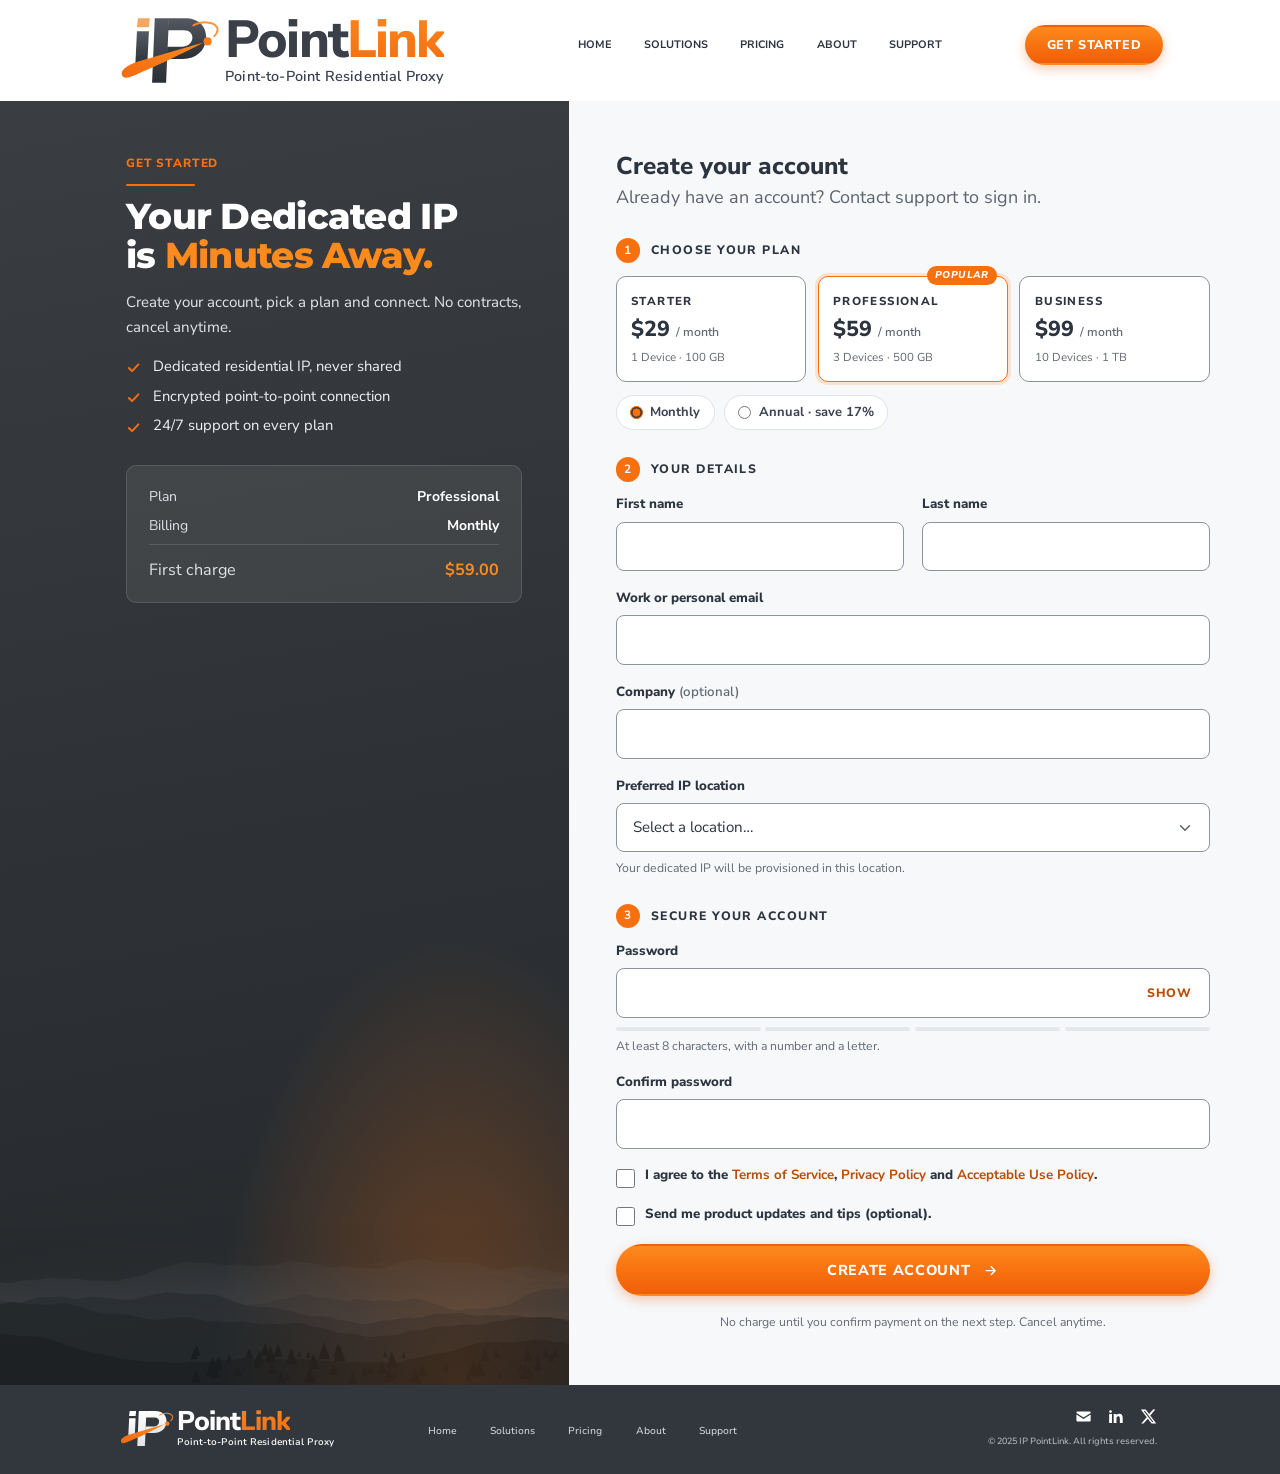
<file: get-started.html>
<!doctype html>
<html lang="en">
<head>
<meta charset="utf-8">
<meta name="viewport" content="width=device-width, initial-scale=1">
<title>Get Started — IP PointLink</title>
<meta name="description" content="Create your IP PointLink account and get a dedicated residential IP in minutes.">
<meta name="theme-color" content="#2a2e31">
<meta property="og:site_name" content="IP PointLink">
<meta property="og:title" content="Get Started — IP PointLink">
<meta property="og:description" content="Create your IP PointLink account and get a dedicated residential IP in minutes.">
<meta property="og:type" content="website">
<link rel="icon" href="favicon.ico" sizes="48x48">
<link rel="icon" href="assets/img/logo-mark.svg" type="image/svg+xml">
<link rel="apple-touch-icon" href="assets/img/apple-touch-icon.png">
<link rel="preconnect" href="https://fonts.googleapis.com">
<link rel="preconnect" href="https://fonts.gstatic.com" crossorigin>
<link href="https://fonts.googleapis.com/css2?family=Montserrat:wght@700;800&family=Nunito+Sans:ital,wght@0,400;0,600;0,700;0,800;1,400&display=swap" rel="stylesheet">
<link rel="stylesheet" href="assets/css/styles.css">
<script src="assets/js/main.js" defer></script>
</head>
<body data-page="signup">
<script>document.documentElement.classList.add("js")</script>
<svg width="0" height="0" style="position:absolute" aria-hidden="true" focusable="false"><style>.fill{fill:currentColor;stroke:none}</style>
<symbol id="i-house" viewBox="0 0 24 24"><path d="M3.5 11.2 12 4.2l8.5 7"/><path d="M5.8 9.6V20h12.4V9.6"/><path d="M10 20v-5.6h4V20"/></symbol>
<symbol id="i-shield" viewBox="0 0 24 24"><path d="M12 3.2 19 6v5.2c0 4.7-3 8-7 9.8-4-1.8-7-5.1-7-9.8V6z"/><path d="m8.8 12 2.3 2.3 4.2-4.6"/></symbol>
<symbol id="i-pin" viewBox="0 0 24 24"><path d="M12 21s-6.4-6-6.4-11.1a6.4 6.4 0 0 1 12.8 0C18.4 15 12 21 12 21z"/><circle cx="12" cy="9.8" r="2.3"/></symbol>
<symbol id="i-lock" viewBox="0 0 24 24"><rect x="5" y="10.5" width="14" height="10" rx="1.8"/><path d="M8.2 10.5V7.8a3.8 3.8 0 0 1 7.6 0v2.7"/><circle cx="12" cy="14.8" r="1.1"/><path d="M12 15.9v1.6"/></symbol>
<symbol id="i-laptop" viewBox="0 0 24 24"><rect x="4.2" y="5" width="15.6" height="10.8" rx="1.3"/><path d="M2 18.6h20"/><path d="M10 18.6h4"/></symbol>
<symbol id="i-server" viewBox="0 0 24 24"><rect x="3.5" y="4" width="17" height="7" rx="1.4"/><rect x="3.5" y="13" width="17" height="7" rx="1.4"/><path d="M6.8 7.5h5.2M6.8 16.5h5.2M15.6 7.5h.01M17.6 7.5h.01M15.6 16.5h.01M17.6 16.5h.01"/></symbol>
<symbol id="i-globe" viewBox="0 0 24 24"><circle cx="12" cy="12" r="9"/><path d="M3 12h18M4.6 7.5h14.8M4.6 16.5h14.8"/><path d="M12 3c2.5 2.5 3.8 5.6 3.8 9s-1.3 6.5-3.8 9c-2.5-2.5-3.8-5.6-3.8-9S9.5 5.5 12 3z"/></symbol>
<symbol id="i-users" viewBox="0 0 24 24"><circle cx="12" cy="7" r="2.6"/><circle cx="5.6" cy="9.2" r="2"/><circle cx="18.4" cy="9.2" r="2"/><path d="M7.4 19.5v-1.4a4.6 4.6 0 0 1 9.2 0v1.4z"/><path d="M2.6 18.6v-.9a3 3 0 0 1 4.2-2.8M21.4 18.6v-.9a3 3 0 0 0-4.2-2.8"/></symbol>
<symbol id="i-freelancer" viewBox="0 0 24 24"><circle cx="12" cy="6.6" r="3"/><path d="M6.8 14.6a6.2 6.2 0 0 1 10.4 0"/><circle cx="7.2" cy="18.6" r="2"/><circle cx="16.8" cy="18.6" r="2"/><path d="M9.2 18.6h5.6M12 12.6v6"/></symbol>
<symbol id="i-building" viewBox="0 0 24 24"><path d="M4.5 21V4.5h9V21"/><path d="M13.5 9h6V21"/><path d="M2.5 21h19"/><path d="M7.5 8h3M7.5 11.5h3M7.5 15h3M16 12.5h1M16 16h1M9 21v-2.5"/></symbol>
<symbol id="i-arrow" viewBox="0 0 24 24"><path d="M5 12h14M13 6l6 6-6 6"/></symbol>
<symbol id="i-check" viewBox="0 0 24 24"><path d="M4.5 12.6 9.5 17.5 19.5 6.8"/></symbol>
<symbol id="i-mail" viewBox="0 0 24 24"><rect x="3" y="5.5" width="18" height="13" rx="1.6"/><path d="m3.8 6.6 8.2 6.4 8.2-6.4"/></symbol>
<symbol id="i-menu" viewBox="0 0 24 24"><path d="M4 7h16M4 12h16M4 17h16"/></symbol>
<symbol id="i-close" viewBox="0 0 24 24"><path d="M6 6l12 12M18 6 6 18"/></symbol>
<symbol id="i-plus" viewBox="0 0 24 24"><path d="M12 5v14M5 12h14"/></symbol>
<symbol id="i-search" viewBox="0 0 24 24"><circle cx="11" cy="11" r="6.8"/><path d="m20 20-3.9-3.9"/></symbol>
<symbol id="i-chat" viewBox="0 0 24 24"><path d="M4.5 5h15a1 1 0 0 1 1 1v9.5a1 1 0 0 1-1 1H10L5.5 20v-3.5h-1a1 1 0 0 1-1-1V6a1 1 0 0 1 1-1z"/><path d="M8 9.5h8M8 12.5h5"/></symbol>
<symbol id="i-clock" viewBox="0 0 24 24"><circle cx="12" cy="12" r="9"/><path d="M12 7.2V12l3.2 2"/></symbol>
<symbol id="i-book" viewBox="0 0 24 24"><path d="M4.5 5.5A2 2 0 0 1 6.5 3.5h13v15h-13a2 2 0 0 0-2 2z"/><path d="M4.5 20.5v-15M8.5 7.5h7"/></symbol>
<symbol id="i-bolt" viewBox="0 0 24 24"><path d="M13.2 2.8 4.8 13.6h6.4l-1 7.6 8.4-10.8h-6.4z"/></symbol>
<symbol id="i-card" viewBox="0 0 24 24"><rect x="2.8" y="5" width="18.4" height="14" rx="2"/><path d="M2.8 9.8h18.4M6.5 15h4"/></symbol>
<symbol id="i-download" viewBox="0 0 24 24"><path d="M12 4v10.5M7.5 10l4.5 4.5 4.5-4.5M5 19.5h14"/></symbol>
<symbol id="i-eye" viewBox="0 0 24 24"><path d="M2.5 12S6 5.5 12 5.5 21.5 12 21.5 12 18 18.5 12 18.5 2.5 12 2.5 12z"/><circle cx="12" cy="12" r="3"/></symbol>
<symbol id="i-headset" viewBox="0 0 24 24"><path d="M4.5 14v-2a7.5 7.5 0 0 1 15 0v2"/><rect x="3" y="13.5" width="4" height="6" rx="1.4"/><rect x="17" y="13.5" width="4" height="6" rx="1.4"/><path d="M19 19.5c0 1.2-1.5 2-3.5 2H13"/></symbol>
<symbol id="i-heart" viewBox="0 0 24 24"><path d="M12 20s-7.5-4.6-7.5-10.4A4.1 4.1 0 0 1 12 7.2a4.1 4.1 0 0 1 7.5 2.4C19.5 15.4 12 20 12 20z"/></symbol>
<symbol id="i-chart" viewBox="0 0 24 24"><path d="M3.5 20.5h17M6.5 16.5v-4M11 16.5v-9M15.5 16.5v-6M19.5 16.5V5"/></symbol>
<symbol id="i-target" viewBox="0 0 24 24"><circle cx="12" cy="12" r="8.5"/><circle cx="12" cy="12" r="4.5"/><circle cx="12" cy="12" r=".9"/></symbol>
<symbol id="i-key" viewBox="0 0 24 24"><circle cx="8" cy="15" r="4"/><path d="m10.9 12.1 8.6-8.6M16.5 6.5l2.5 2.5M14.5 8.5l2 2"/></symbol>
<symbol id="i-refresh" viewBox="0 0 24 24"><path d="M20 11a8 8 0 0 0-14.5-4.5L4 8M4 4v4h4"/><path d="M4 13a8 8 0 0 0 14.5 4.5L20 16M20 20v-4h-4"/></symbol>
<symbol id="i-wifi" viewBox="0 0 24 24"><path d="M2.5 9a14 14 0 0 1 19 0M5.5 12.5a9.5 9.5 0 0 1 13 0M8.6 15.9a5 5 0 0 1 6.8 0"/><circle cx="12" cy="19" r=".9"/></symbol>
<symbol id="i-devices" viewBox="0 0 34 24"><rect x="2.6" y="3.6" width="17.6" height="12.4" rx="1.3"/><path d="M.8 18.8h22.4M9.6 18.8h3.6"/><rect x="25.2" y="7.4" width="7" height="13" rx="1.5"/><path d="M28.2 17.6h1"/></symbol>
<symbol id="i-plane" viewBox="0 0 24 24"><path class="fill" transform="rotate(45 12 12)" d="M21 16v-2l-8-5V3.5c0-.83-.67-1.5-1.5-1.5S10 2.67 10 3.5V9l-8 5v2l8-2.5V19l-2 1.5V22l3.5-1 3.5 1v-1.5L13 19v-5.5l8 2.5z"/></symbol>
<symbol id="i-linkedin" viewBox="0 0 24 24"><path class="fill" d="M6.94 5a2 2 0 1 1-4-.002 2 2 0 0 1 4 .002zM7 8.48H3V21h4V8.48zm6.32 0H9.34V21h3.94v-6.57c0-3.66 4.77-4 4.77 0V21H22v-7.93c0-6.17-7.06-5.94-8.72-2.91l.04-1.68z"/></symbol>
<symbol id="i-x" viewBox="0 0 24 24"><path class="fill" d="M18.244 2.25h3.308l-7.227 8.26 8.502 11.24H16.17l-5.214-6.817L4.99 21.75H1.68l7.73-8.835L1.254 2.25H8.08l4.713 6.231zm-1.161 17.52h1.833L7.084 4.126H5.117z"/></symbol>
<symbol id="i-mailfill" viewBox="0 0 24 24"><path class="fill" d="M3.5 5h17A1.5 1.5 0 0 1 22 6.5v.4l-10 6.3L2 6.9v-.4A1.5 1.5 0 0 1 3.5 5zM2 9.2l10 6.2 10-6.2v8.3a1.5 1.5 0 0 1-1.5 1.5h-17A1.5 1.5 0 0 1 2 17.5z"/></symbol>
</svg>
<a class="skip-link" href="#main">Skip to content</a>
<header class="site-header">
  <div class="container header-inner">
    <a class="brand" href="index.html" aria-label="IP PointLink home">
  <img class="brand__mark" src="assets/img/logo-mark.svg" alt="" width="92" height="63">
  <span class="brand__text"><span class="brand__name">Point<span>Link</span></span><span class="brand__tag">Point-to-Point Residential Proxy</span></span>
</a>
    <nav class="main-nav" id="main-nav" aria-label="Primary">
      <ul>
        <li><a href="index.html">Home</a></li>
        <li><a href="solutions.html">Solutions</a></li>
        <li><a href="pricing.html">Pricing</a></li>
        <li><a href="about.html">About</a></li>
        <li><a href="support.html">Support</a></li>
      </ul>
      <a class="btn btn--primary btn--block nav-mobile-cta" href="get-started.html">Get Started</a>
    </nav>
    <a class="btn btn--primary header-cta" href="get-started.html">Get Started</a>
    <button class="nav-toggle" type="button" aria-controls="main-nav" aria-expanded="false" aria-label="Open menu"><svg class="icon" aria-hidden="true" focusable="false"><use href="#i-menu"/></svg></button>
  </div>
</header>
<main id="main" class="signup">
<aside class="signup__aside" aria-label="Plan summary">
  <div class="signup__aside-inner">
    <p class="eyebrow">Get started</p>
    <div class="hero__bar"></div>
    <h1>Your Dedicated IP<br>is <em>Minutes Away.</em></h1>
    <p>Create your account, pick a plan and connect. No contracts, cancel anytime.</p>
    <ul class="check-list">
      <li><svg class="icon" aria-hidden="true" focusable="false"><use href="#i-check"/></svg><span>Dedicated residential IP, never shared</span></li>
      <li><svg class="icon" aria-hidden="true" focusable="false"><use href="#i-check"/></svg><span>Encrypted point-to-point connection</span></li>
      <li><svg class="icon" aria-hidden="true" focusable="false"><use href="#i-check"/></svg><span>24/7 support on every plan</span></li>
    </ul>
    <div class="summary" aria-live="polite">
      <div class="summary__row"><span>Plan</span><strong data-sum="plan">Professional</strong></div>
      <div class="summary__row"><span>Billing</span><strong data-sum="billing">Monthly</strong></div>
      <div class="summary__row summary__total"><span>First charge</span><strong data-sum="total">$59.00</strong></div>
    </div>
  </div>
</aside>

<section class="signup__main" aria-labelledby="signup-title">
  <div class="signup__form" data-form-wrap>
    <form class="form-body" id="signup-form" novalidate>
      <h2 id="signup-title">Create your account</h2>
      <p>Already have an account? <a href="support.html#contact">Contact support</a> to sign in.</p>

      <p class="step-label"><b>1</b> Choose your plan</p>
      <fieldset class="plan-picker">
        <legend class="sr-only">Plan</legend>
        <label class="plan-option">
          <input type="radio" name="plan" value="starter" data-monthly="29" data-annual="24" data-name="Starter">
          <span><b>Starter</b><strong>$<span data-price data-monthly="29" data-annual="24">29</span> <small>/ month</small></strong><em>1 Device · 100 GB</em></span>
        </label>
        <label class="plan-option">
          <input type="radio" name="plan" value="professional" checked data-monthly="59" data-annual="49" data-name="Professional">
          <span><i class="tag">Popular</i><b>Professional</b><strong>$<span data-price data-monthly="59" data-annual="49">59</span> <small>/ month</small></strong><em>3 Devices · 500 GB</em></span>
        </label>
        <label class="plan-option">
          <input type="radio" name="plan" value="business" data-monthly="99" data-annual="82" data-name="Business">
          <span><b>Business</b><strong>$<span data-price data-monthly="99" data-annual="82">99</span> <small>/ month</small></strong><em>10 Devices · 1 TB</em></span>
        </label>
      </fieldset>
      <fieldset class="billing-inline">
        <legend class="sr-only">Billing period</legend>
        <label><input type="radio" name="billing" value="monthly" checked> Monthly</label>
        <label><input type="radio" name="billing" value="annual"> Annual · save 17%</label>
      </fieldset>

      <p class="step-label"><b>2</b> Your details</p>
      <div class="form-grid">
        <div class="field"><label for="f-first">First name</label><input id="f-first" name="first" autocomplete="given-name" required><p class="field__error"></p></div>
        <div class="field"><label for="f-last">Last name</label><input id="f-last" name="last" autocomplete="family-name" required><p class="field__error"></p></div>
        <div class="field full"><label for="f-email">Work or personal email</label><input id="f-email" name="email" type="email" autocomplete="email" required><p class="field__error"></p></div>
        <div class="field full"><label for="f-company">Company <span class="opt">(optional)</span></label><input id="f-company" name="company" autocomplete="organization"></div>
        <div class="field full"><label for="f-location">Preferred IP location</label>
          <select id="f-location" name="location" required aria-describedby="loc-hint">
            <option value="">Select a location…</option>
            <optgroup label="North America"><option>United States — East</option><option>United States — Central</option><option>United States — West</option><option>Canada</option></optgroup>
            <optgroup label="Europe"><option>United Kingdom</option><option>Germany</option><option>France</option><option>Netherlands</option><option>Spain</option></optgroup>
            <optgroup label="Asia Pacific"><option>Australia</option><option>Japan</option><option>Singapore</option></optgroup>
          </select>
          <p class="field__hint" id="loc-hint" data-location-hint>Your dedicated IP will be provisioned in this location.</p>
          <p class="field__error"></p></div>
      </div>

      <p class="step-label"><b>3</b> Secure your account</p>
      <div class="form-grid">
        <div class="field full"><label for="f-pass">Password</label>
          <div class="input-wrap"><input id="f-pass" name="password" type="password" autocomplete="new-password" required minlength="8" aria-describedby="pw-hint"><button class="pw-toggle" type="button" aria-controls="f-pass" aria-label="Show password">Show</button></div>
          <div class="pw-meter" data-score="0" aria-hidden="true"><i></i><i></i><i></i><i></i></div>
          <p class="sr-only" data-pw-strength aria-live="polite"></p>
          <p class="field__hint" id="pw-hint">At least 8 characters, with a number and a letter.</p>
          <p class="field__error"></p></div>
        <div class="field full"><label for="f-pass2">Confirm password</label><input id="f-pass2" name="password2" type="password" autocomplete="new-password" required><p class="field__error"></p></div>
        <div class="field full">
          <label class="check"><input type="checkbox" name="terms" required> <span>I agree to the <a href="legal.html#terms" target="_blank">Terms of Service<span class="sr-only"> (opens in new tab)</span></a>, <a href="legal.html#privacy" target="_blank">Privacy Policy<span class="sr-only"> (opens in new tab)</span></a> and <a href="legal.html#acceptable-use" target="_blank">Acceptable Use Policy<span class="sr-only"> (opens in new tab)</span></a>.</span></label>
          <p class="field__error"></p>
        </div>
        <div class="field full"><label class="check"><input type="checkbox" name="updates"> <span>Send me product updates and tips (optional).</span></label></div>
        <div class="full"><button class="btn btn--primary btn--block btn--lg" type="submit">Create Account <svg class="icon" aria-hidden="true" focusable="false"><use href="#i-arrow"/></svg></button></div>
      </div>
      <p class="form-legal">No charge until you confirm payment on the next step. Cancel anytime.</p>
    </form>
    <div class="form-success" role="status" tabindex="-1">
      <span class="card__icon"><svg class="icon" aria-hidden="true" focusable="false"><use href="#i-check"/></svg></span>
      <h3>Welcome to IP PointLink, <span data-echo="first"></span>!</h3>
      <p>Your <strong data-echo="planName"></strong> account is reserved. We've sent a confirmation link to <strong data-echo="email"></strong> to verify your email and complete payment.</p>
      <p style="margin-top:1.2rem"><a class="btn btn--outline" href="index.html">Back to Home</a></p>
    </div>
  </div>
</section>
</main>
<footer class="site-footer">
  <div class="container footer-inner">
    <a class="brand brand--footer" href="index.html" aria-label="IP PointLink home">
  <img class="brand__mark" src="assets/img/logo-mark-light.svg" alt="" width="92" height="63">
  <span class="brand__text"><span class="brand__name">Point<span>Link</span></span><span class="brand__tag">Point-to-Point Residential Proxy</span></span>
</a>
    <nav class="footer-nav" aria-label="Footer">
      <ul>
        <li><a href="index.html">Home</a></li>
        <li><a href="solutions.html">Solutions</a></li>
        <li><a href="pricing.html">Pricing</a></li>
        <li><a href="about.html">About</a></li>
        <li><a href="support.html">Support</a></li>
      </ul>
    </nav>
    <div class="footer-meta">
      <div class="social">
        <a href="support.html#contact" aria-label="Email us"><svg class="icon" aria-hidden="true" focusable="false"><use href="#i-mailfill"/></svg></a>
        <a href="https://www.linkedin.com/" target="_blank" rel="noopener noreferrer" aria-label="IP PointLink on LinkedIn"><svg class="icon" aria-hidden="true" focusable="false"><use href="#i-linkedin"/></svg></a>
        <a href="https://x.com/" target="_blank" rel="noopener noreferrer" aria-label="IP PointLink on X"><svg class="icon" aria-hidden="true" focusable="false"><use href="#i-x"/></svg></a>
      </div>
      <small>&copy; 2025 IP PointLink. All rights reserved.</small>
    </div>
  </div>
</footer>
</body>
</html>
</file>
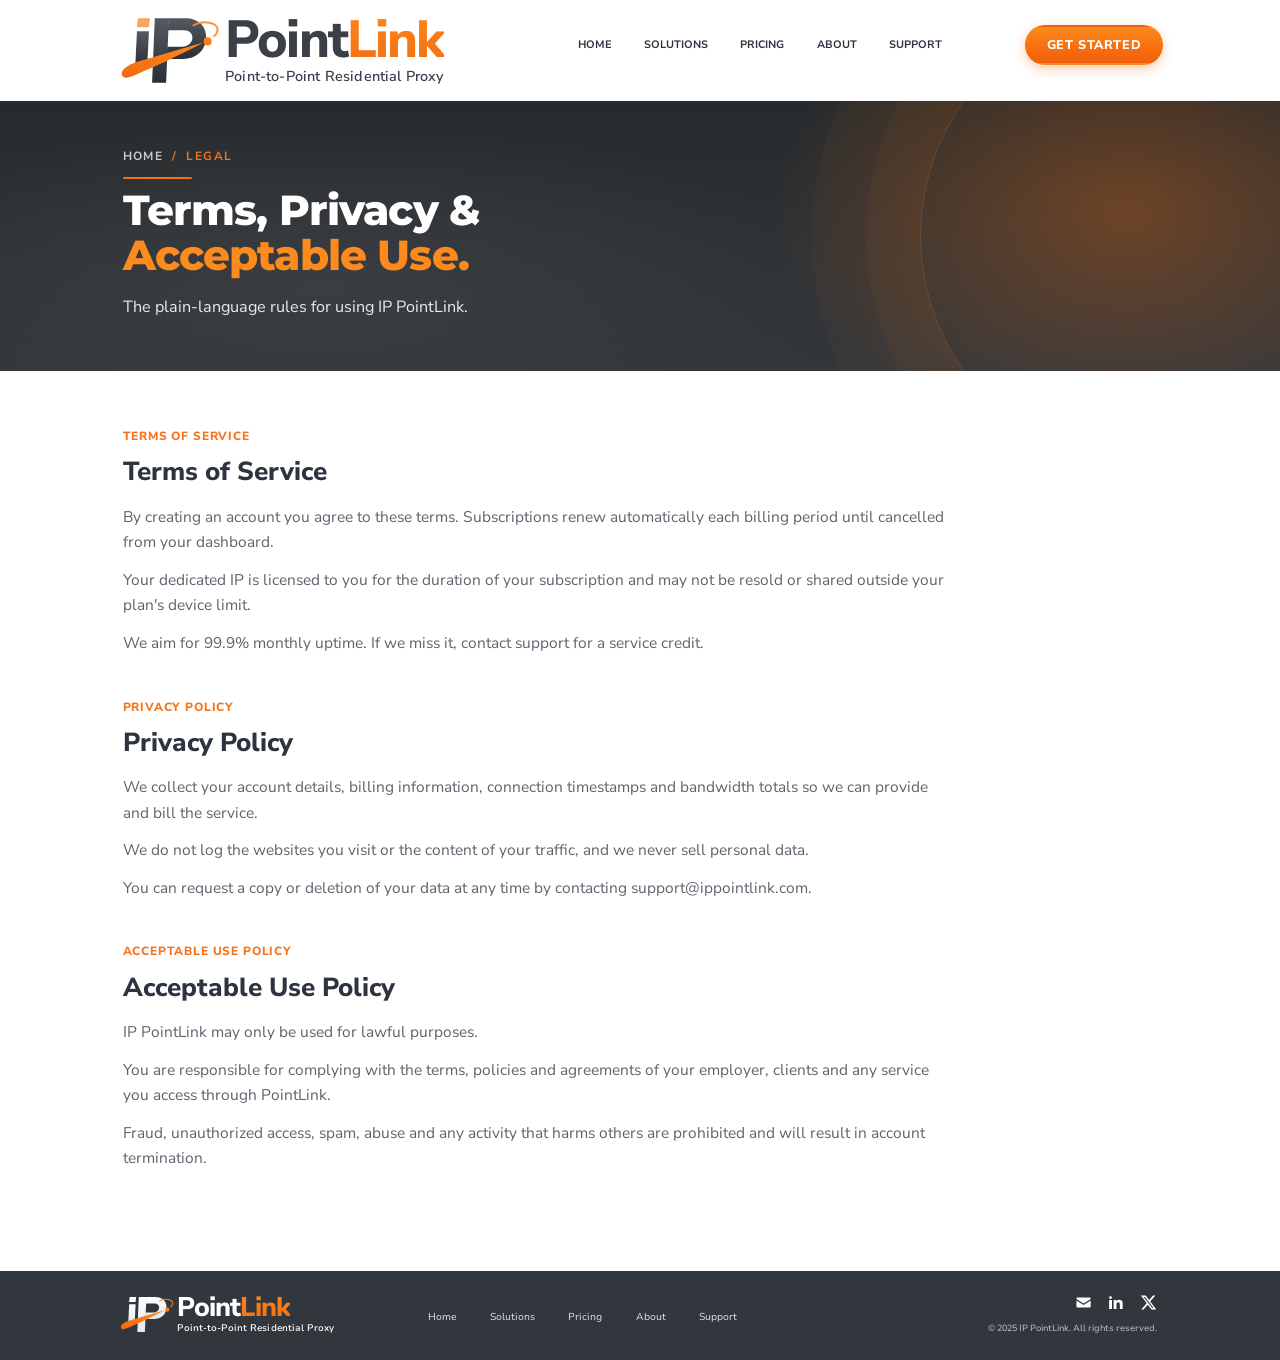
<file: legal.html>
<!doctype html>
<html lang="en">
<head>
<meta charset="utf-8">
<meta name="viewport" content="width=device-width, initial-scale=1">
<title>Terms, Privacy & Acceptable Use — IP PointLink</title>
<meta name="description" content="IP PointLink Terms of Service, Privacy Policy and Acceptable Use Policy.">
<meta name="theme-color" content="#2a2e31">
<meta property="og:site_name" content="IP PointLink">
<meta property="og:title" content="Terms, Privacy & Acceptable Use — IP PointLink">
<meta property="og:description" content="IP PointLink Terms of Service, Privacy Policy and Acceptable Use Policy.">
<meta property="og:type" content="website">
<link rel="icon" href="favicon.ico" sizes="48x48">
<link rel="icon" href="assets/img/logo-mark.svg" type="image/svg+xml">
<link rel="apple-touch-icon" href="assets/img/apple-touch-icon.png">
<link rel="preconnect" href="https://fonts.googleapis.com">
<link rel="preconnect" href="https://fonts.gstatic.com" crossorigin>
<link href="https://fonts.googleapis.com/css2?family=Montserrat:wght@700;800&family=Nunito+Sans:ital,wght@0,400;0,600;0,700;0,800;1,400&display=swap" rel="stylesheet">
<link rel="stylesheet" href="assets/css/styles.css">
<script src="assets/js/main.js" defer></script>
</head>
<body data-page="legal">
<script>document.documentElement.classList.add("js")</script>
<svg width="0" height="0" style="position:absolute" aria-hidden="true" focusable="false"><style>.fill{fill:currentColor;stroke:none}</style>
<symbol id="i-house" viewBox="0 0 24 24"><path d="M3.5 11.2 12 4.2l8.5 7"/><path d="M5.8 9.6V20h12.4V9.6"/><path d="M10 20v-5.6h4V20"/></symbol>
<symbol id="i-shield" viewBox="0 0 24 24"><path d="M12 3.2 19 6v5.2c0 4.7-3 8-7 9.8-4-1.8-7-5.1-7-9.8V6z"/><path d="m8.8 12 2.3 2.3 4.2-4.6"/></symbol>
<symbol id="i-pin" viewBox="0 0 24 24"><path d="M12 21s-6.4-6-6.4-11.1a6.4 6.4 0 0 1 12.8 0C18.4 15 12 21 12 21z"/><circle cx="12" cy="9.8" r="2.3"/></symbol>
<symbol id="i-lock" viewBox="0 0 24 24"><rect x="5" y="10.5" width="14" height="10" rx="1.8"/><path d="M8.2 10.5V7.8a3.8 3.8 0 0 1 7.6 0v2.7"/><circle cx="12" cy="14.8" r="1.1"/><path d="M12 15.9v1.6"/></symbol>
<symbol id="i-laptop" viewBox="0 0 24 24"><rect x="4.2" y="5" width="15.6" height="10.8" rx="1.3"/><path d="M2 18.6h20"/><path d="M10 18.6h4"/></symbol>
<symbol id="i-server" viewBox="0 0 24 24"><rect x="3.5" y="4" width="17" height="7" rx="1.4"/><rect x="3.5" y="13" width="17" height="7" rx="1.4"/><path d="M6.8 7.5h5.2M6.8 16.5h5.2M15.6 7.5h.01M17.6 7.5h.01M15.6 16.5h.01M17.6 16.5h.01"/></symbol>
<symbol id="i-globe" viewBox="0 0 24 24"><circle cx="12" cy="12" r="9"/><path d="M3 12h18M4.6 7.5h14.8M4.6 16.5h14.8"/><path d="M12 3c2.5 2.5 3.8 5.6 3.8 9s-1.3 6.5-3.8 9c-2.5-2.5-3.8-5.6-3.8-9S9.5 5.5 12 3z"/></symbol>
<symbol id="i-users" viewBox="0 0 24 24"><circle cx="12" cy="7" r="2.6"/><circle cx="5.6" cy="9.2" r="2"/><circle cx="18.4" cy="9.2" r="2"/><path d="M7.4 19.5v-1.4a4.6 4.6 0 0 1 9.2 0v1.4z"/><path d="M2.6 18.6v-.9a3 3 0 0 1 4.2-2.8M21.4 18.6v-.9a3 3 0 0 0-4.2-2.8"/></symbol>
<symbol id="i-freelancer" viewBox="0 0 24 24"><circle cx="12" cy="6.6" r="3"/><path d="M6.8 14.6a6.2 6.2 0 0 1 10.4 0"/><circle cx="7.2" cy="18.6" r="2"/><circle cx="16.8" cy="18.6" r="2"/><path d="M9.2 18.6h5.6M12 12.6v6"/></symbol>
<symbol id="i-building" viewBox="0 0 24 24"><path d="M4.5 21V4.5h9V21"/><path d="M13.5 9h6V21"/><path d="M2.5 21h19"/><path d="M7.5 8h3M7.5 11.5h3M7.5 15h3M16 12.5h1M16 16h1M9 21v-2.5"/></symbol>
<symbol id="i-arrow" viewBox="0 0 24 24"><path d="M5 12h14M13 6l6 6-6 6"/></symbol>
<symbol id="i-check" viewBox="0 0 24 24"><path d="M4.5 12.6 9.5 17.5 19.5 6.8"/></symbol>
<symbol id="i-mail" viewBox="0 0 24 24"><rect x="3" y="5.5" width="18" height="13" rx="1.6"/><path d="m3.8 6.6 8.2 6.4 8.2-6.4"/></symbol>
<symbol id="i-menu" viewBox="0 0 24 24"><path d="M4 7h16M4 12h16M4 17h16"/></symbol>
<symbol id="i-close" viewBox="0 0 24 24"><path d="M6 6l12 12M18 6 6 18"/></symbol>
<symbol id="i-plus" viewBox="0 0 24 24"><path d="M12 5v14M5 12h14"/></symbol>
<symbol id="i-search" viewBox="0 0 24 24"><circle cx="11" cy="11" r="6.8"/><path d="m20 20-3.9-3.9"/></symbol>
<symbol id="i-chat" viewBox="0 0 24 24"><path d="M4.5 5h15a1 1 0 0 1 1 1v9.5a1 1 0 0 1-1 1H10L5.5 20v-3.5h-1a1 1 0 0 1-1-1V6a1 1 0 0 1 1-1z"/><path d="M8 9.5h8M8 12.5h5"/></symbol>
<symbol id="i-clock" viewBox="0 0 24 24"><circle cx="12" cy="12" r="9"/><path d="M12 7.2V12l3.2 2"/></symbol>
<symbol id="i-book" viewBox="0 0 24 24"><path d="M4.5 5.5A2 2 0 0 1 6.5 3.5h13v15h-13a2 2 0 0 0-2 2z"/><path d="M4.5 20.5v-15M8.5 7.5h7"/></symbol>
<symbol id="i-bolt" viewBox="0 0 24 24"><path d="M13.2 2.8 4.8 13.6h6.4l-1 7.6 8.4-10.8h-6.4z"/></symbol>
<symbol id="i-card" viewBox="0 0 24 24"><rect x="2.8" y="5" width="18.4" height="14" rx="2"/><path d="M2.8 9.8h18.4M6.5 15h4"/></symbol>
<symbol id="i-download" viewBox="0 0 24 24"><path d="M12 4v10.5M7.5 10l4.5 4.5 4.5-4.5M5 19.5h14"/></symbol>
<symbol id="i-eye" viewBox="0 0 24 24"><path d="M2.5 12S6 5.5 12 5.5 21.5 12 21.5 12 18 18.5 12 18.5 2.5 12 2.5 12z"/><circle cx="12" cy="12" r="3"/></symbol>
<symbol id="i-headset" viewBox="0 0 24 24"><path d="M4.5 14v-2a7.5 7.5 0 0 1 15 0v2"/><rect x="3" y="13.5" width="4" height="6" rx="1.4"/><rect x="17" y="13.5" width="4" height="6" rx="1.4"/><path d="M19 19.5c0 1.2-1.5 2-3.5 2H13"/></symbol>
<symbol id="i-heart" viewBox="0 0 24 24"><path d="M12 20s-7.5-4.6-7.5-10.4A4.1 4.1 0 0 1 12 7.2a4.1 4.1 0 0 1 7.5 2.4C19.5 15.4 12 20 12 20z"/></symbol>
<symbol id="i-chart" viewBox="0 0 24 24"><path d="M3.5 20.5h17M6.5 16.5v-4M11 16.5v-9M15.5 16.5v-6M19.5 16.5V5"/></symbol>
<symbol id="i-target" viewBox="0 0 24 24"><circle cx="12" cy="12" r="8.5"/><circle cx="12" cy="12" r="4.5"/><circle cx="12" cy="12" r=".9"/></symbol>
<symbol id="i-key" viewBox="0 0 24 24"><circle cx="8" cy="15" r="4"/><path d="m10.9 12.1 8.6-8.6M16.5 6.5l2.5 2.5M14.5 8.5l2 2"/></symbol>
<symbol id="i-refresh" viewBox="0 0 24 24"><path d="M20 11a8 8 0 0 0-14.5-4.5L4 8M4 4v4h4"/><path d="M4 13a8 8 0 0 0 14.5 4.5L20 16M20 20v-4h-4"/></symbol>
<symbol id="i-wifi" viewBox="0 0 24 24"><path d="M2.5 9a14 14 0 0 1 19 0M5.5 12.5a9.5 9.5 0 0 1 13 0M8.6 15.9a5 5 0 0 1 6.8 0"/><circle cx="12" cy="19" r=".9"/></symbol>
<symbol id="i-devices" viewBox="0 0 34 24"><rect x="2.6" y="3.6" width="17.6" height="12.4" rx="1.3"/><path d="M.8 18.8h22.4M9.6 18.8h3.6"/><rect x="25.2" y="7.4" width="7" height="13" rx="1.5"/><path d="M28.2 17.6h1"/></symbol>
<symbol id="i-plane" viewBox="0 0 24 24"><path class="fill" transform="rotate(45 12 12)" d="M21 16v-2l-8-5V3.5c0-.83-.67-1.5-1.5-1.5S10 2.67 10 3.5V9l-8 5v2l8-2.5V19l-2 1.5V22l3.5-1 3.5 1v-1.5L13 19v-5.5l8 2.5z"/></symbol>
<symbol id="i-linkedin" viewBox="0 0 24 24"><path class="fill" d="M6.94 5a2 2 0 1 1-4-.002 2 2 0 0 1 4 .002zM7 8.48H3V21h4V8.48zm6.32 0H9.34V21h3.94v-6.57c0-3.66 4.77-4 4.77 0V21H22v-7.93c0-6.17-7.06-5.94-8.72-2.91l.04-1.68z"/></symbol>
<symbol id="i-x" viewBox="0 0 24 24"><path class="fill" d="M18.244 2.25h3.308l-7.227 8.26 8.502 11.24H16.17l-5.214-6.817L4.99 21.75H1.68l7.73-8.835L1.254 2.25H8.08l4.713 6.231zm-1.161 17.52h1.833L7.084 4.126H5.117z"/></symbol>
<symbol id="i-mailfill" viewBox="0 0 24 24"><path class="fill" d="M3.5 5h17A1.5 1.5 0 0 1 22 6.5v.4l-10 6.3L2 6.9v-.4A1.5 1.5 0 0 1 3.5 5zM2 9.2l10 6.2 10-6.2v8.3a1.5 1.5 0 0 1-1.5 1.5h-17A1.5 1.5 0 0 1 2 17.5z"/></symbol>
</svg>
<a class="skip-link" href="#main">Skip to content</a>
<header class="site-header">
  <div class="container header-inner">
    <a class="brand" href="index.html" aria-label="IP PointLink home">
  <img class="brand__mark" src="assets/img/logo-mark.svg" alt="" width="92" height="63">
  <span class="brand__text"><span class="brand__name">Point<span>Link</span></span><span class="brand__tag">Point-to-Point Residential Proxy</span></span>
</a>
    <nav class="main-nav" id="main-nav" aria-label="Primary">
      <ul>
        <li><a href="index.html">Home</a></li>
        <li><a href="solutions.html">Solutions</a></li>
        <li><a href="pricing.html">Pricing</a></li>
        <li><a href="about.html">About</a></li>
        <li><a href="support.html">Support</a></li>
      </ul>
      <a class="btn btn--primary btn--block nav-mobile-cta" href="get-started.html">Get Started</a>
    </nav>
    <a class="btn btn--primary header-cta" href="get-started.html">Get Started</a>
    <button class="nav-toggle" type="button" aria-controls="main-nav" aria-expanded="false" aria-label="Open menu"><svg class="icon" aria-hidden="true" focusable="false"><use href="#i-menu"/></svg></button>
  </div>
</header>
<main id="main">
<section class="page-hero">
  <div class="container">
    <div class="page-hero__inner">
      <p class="breadcrumb"><a href="index.html">Home</a> &nbsp;/&nbsp; Legal</p>
      <div class="hero__bar"></div>
      <h1>Terms, Privacy &amp;<br><em>Acceptable Use.</em></h1>
      <p>The plain-language rules for using IP PointLink.</p>
      
    </div>
  </div>
</section>
<section class="section">
  <div class="container" style="max-width:46rem">
    <article id="terms" style="scroll-margin-top:7rem;margin-bottom:2.4rem">
      <p class="eyebrow">Terms of Service</p>
      <h2 style="margin-top:.35rem;font-size:1.45rem;font-weight:800;color:var(--ink)">Terms of Service</h2>
      <p style="margin-top:.7rem;font-size:.86rem;line-height:1.4rem">By creating an account you agree to these terms. Subscriptions renew automatically each billing period until cancelled from your dashboard.</p><p style="margin-top:.7rem;font-size:.86rem;line-height:1.4rem">Your dedicated IP is licensed to you for the duration of your subscription and may not be resold or shared outside your plan's device limit.</p><p style="margin-top:.7rem;font-size:.86rem;line-height:1.4rem">We aim for 99.9% monthly uptime. If we miss it, contact support for a service credit.</p>
    </article>
    <article id="privacy" style="scroll-margin-top:7rem;margin-bottom:2.4rem">
      <p class="eyebrow">Privacy Policy</p>
      <h2 style="margin-top:.35rem;font-size:1.45rem;font-weight:800;color:var(--ink)">Privacy Policy</h2>
      <p style="margin-top:.7rem;font-size:.86rem;line-height:1.4rem">We collect your account details, billing information, connection timestamps and bandwidth totals so we can provide and bill the service.</p><p style="margin-top:.7rem;font-size:.86rem;line-height:1.4rem">We do not log the websites you visit or the content of your traffic, and we never sell personal data.</p><p style="margin-top:.7rem;font-size:.86rem;line-height:1.4rem">You can request a copy or deletion of your data at any time by contacting support@ippointlink.com.</p>
    </article>
    <article id="acceptable-use" style="scroll-margin-top:7rem;margin-bottom:2.4rem">
      <p class="eyebrow">Acceptable Use Policy</p>
      <h2 style="margin-top:.35rem;font-size:1.45rem;font-weight:800;color:var(--ink)">Acceptable Use Policy</h2>
      <p style="margin-top:.7rem;font-size:.86rem;line-height:1.4rem">IP PointLink may only be used for lawful purposes.</p><p style="margin-top:.7rem;font-size:.86rem;line-height:1.4rem">You are responsible for complying with the terms, policies and agreements of your employer, clients and any service you access through PointLink.</p><p style="margin-top:.7rem;font-size:.86rem;line-height:1.4rem">Fraud, unauthorized access, spam, abuse and any activity that harms others are prohibited and will result in account termination.</p>
    </article>
  </div>
</section>
</main>
<footer class="site-footer">
  <div class="container footer-inner">
    <a class="brand brand--footer" href="index.html" aria-label="IP PointLink home">
  <img class="brand__mark" src="assets/img/logo-mark-light.svg" alt="" width="92" height="63">
  <span class="brand__text"><span class="brand__name">Point<span>Link</span></span><span class="brand__tag">Point-to-Point Residential Proxy</span></span>
</a>
    <nav class="footer-nav" aria-label="Footer">
      <ul>
        <li><a href="index.html">Home</a></li>
        <li><a href="solutions.html">Solutions</a></li>
        <li><a href="pricing.html">Pricing</a></li>
        <li><a href="about.html">About</a></li>
        <li><a href="support.html">Support</a></li>
      </ul>
    </nav>
    <div class="footer-meta">
      <div class="social">
        <a href="support.html#contact" aria-label="Email us"><svg class="icon" aria-hidden="true" focusable="false"><use href="#i-mailfill"/></svg></a>
        <a href="https://www.linkedin.com/" target="_blank" rel="noopener noreferrer" aria-label="IP PointLink on LinkedIn"><svg class="icon" aria-hidden="true" focusable="false"><use href="#i-linkedin"/></svg></a>
        <a href="https://x.com/" target="_blank" rel="noopener noreferrer" aria-label="IP PointLink on X"><svg class="icon" aria-hidden="true" focusable="false"><use href="#i-x"/></svg></a>
      </div>
      <small>&copy; 2025 IP PointLink. All rights reserved.</small>
    </div>
  </div>
</footer>
</body>
</html>
</file>
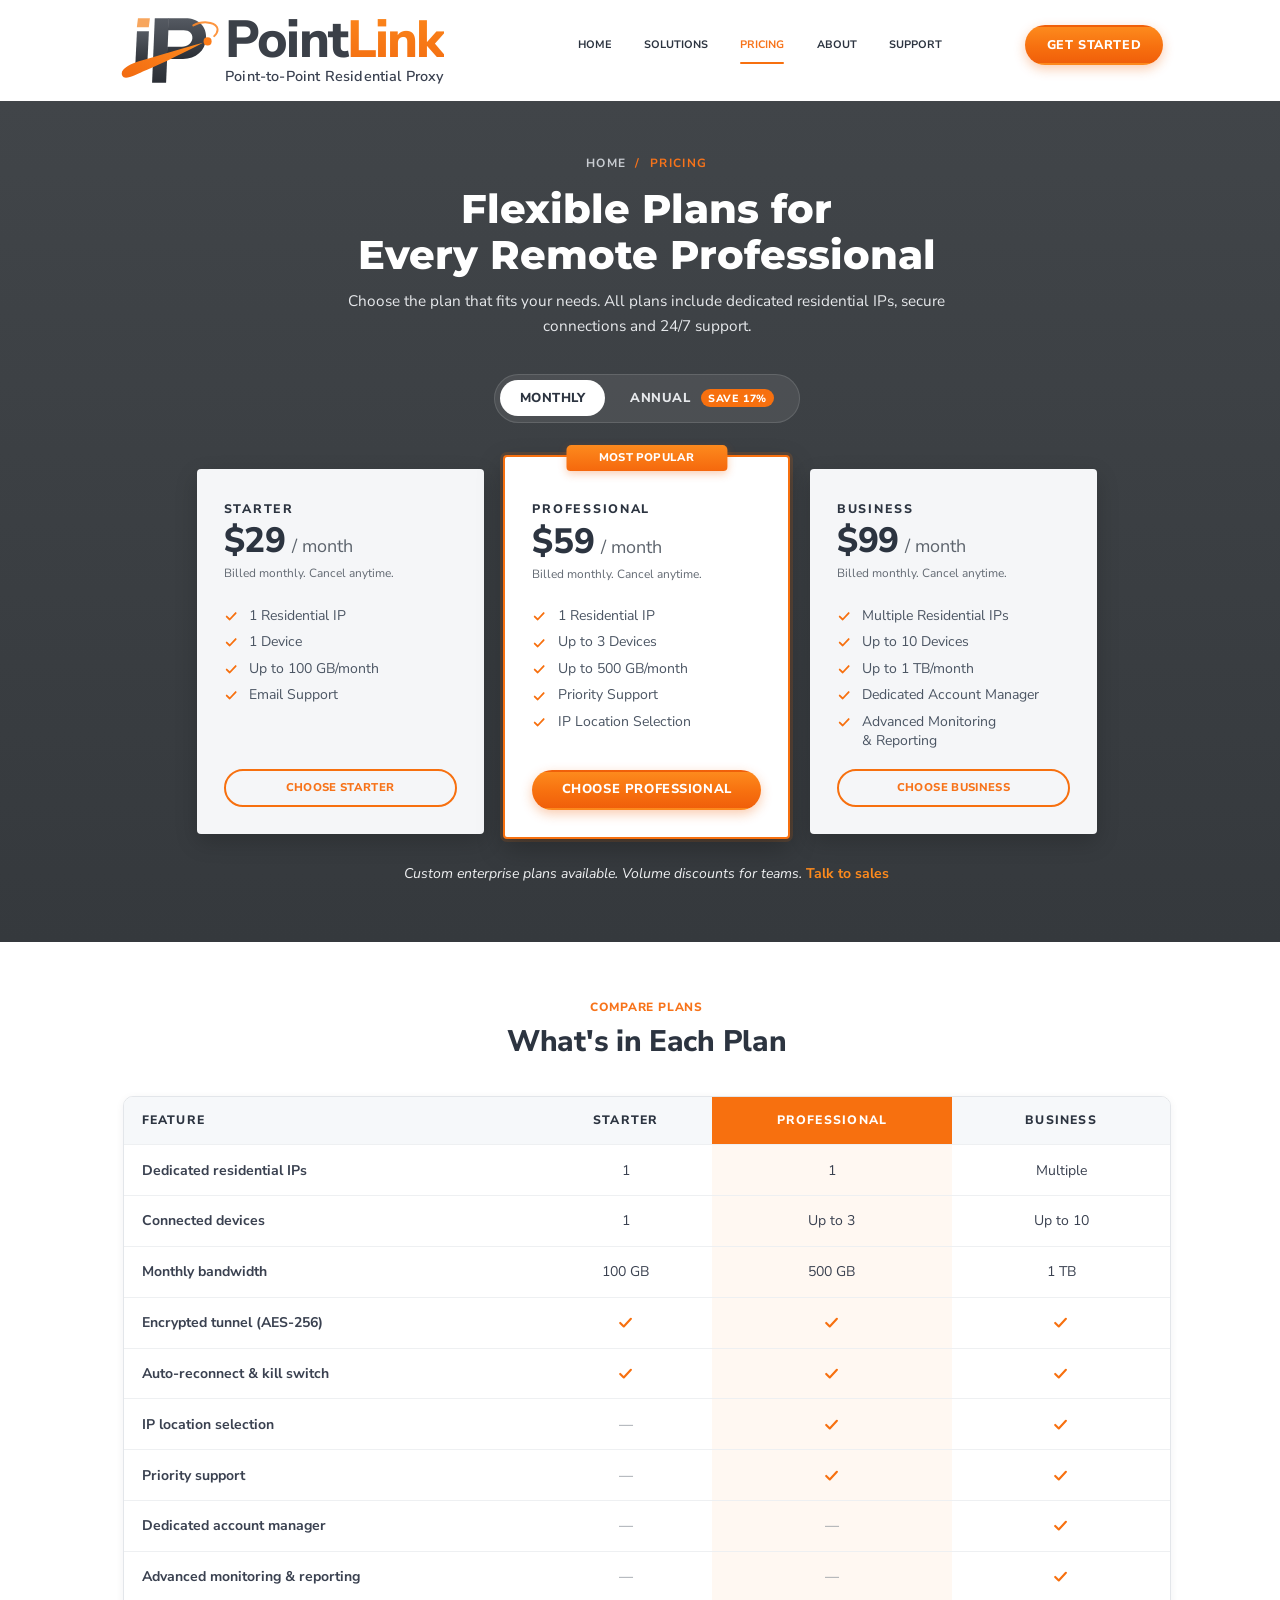
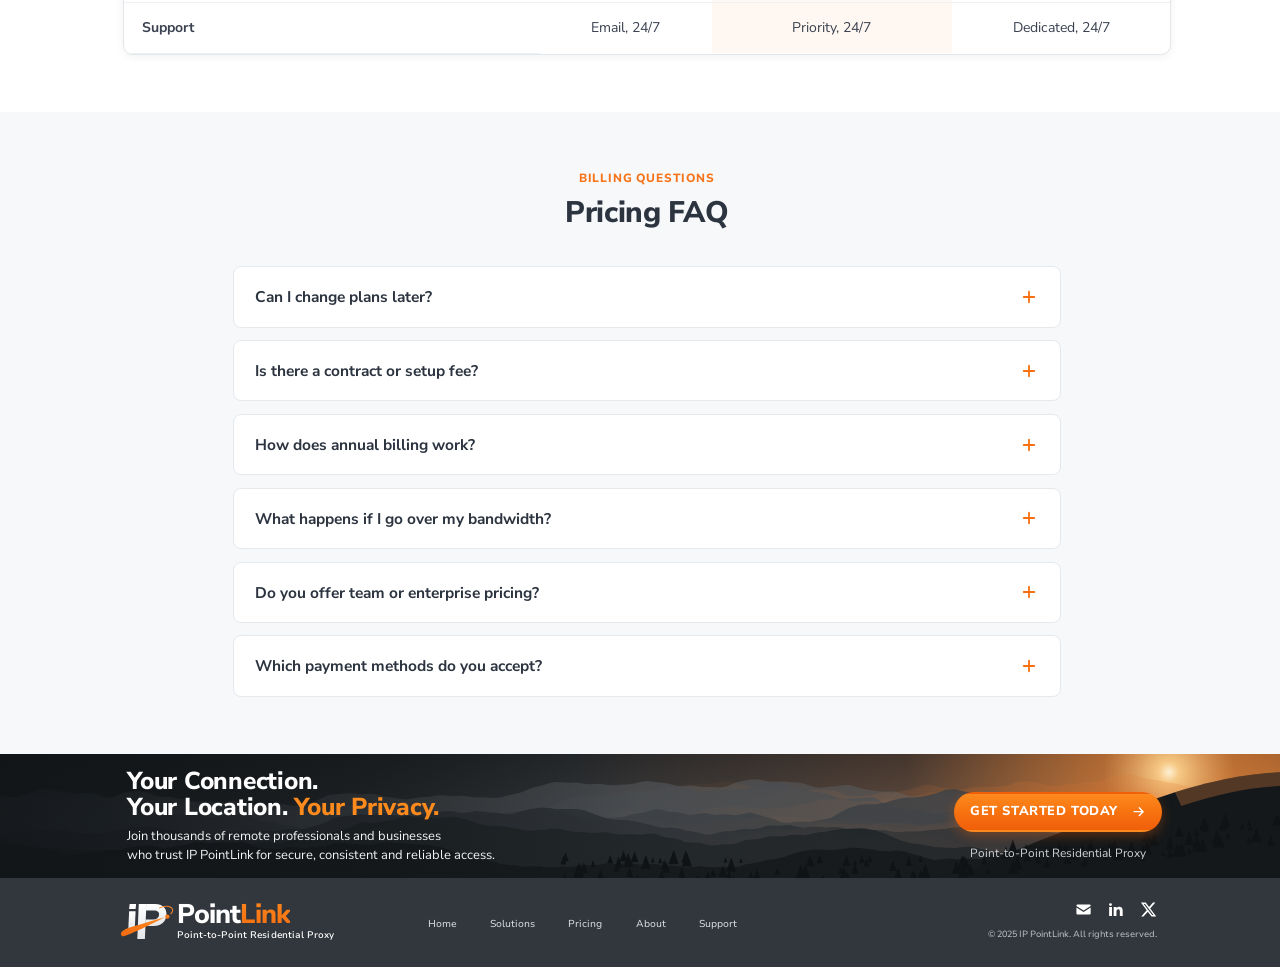
<file: pricing.html>
<!doctype html>
<html lang="en">
<head>
<meta charset="utf-8">
<meta name="viewport" content="width=device-width, initial-scale=1">
<title>Pricing — IP PointLink</title>
<meta name="description" content="Flexible plans for every remote professional. Starter $29/month, Professional $59/month, Business $99/month. All plans include dedicated residential IPs and 24/7 support.">
<meta name="theme-color" content="#2a2e31">
<meta property="og:site_name" content="IP PointLink">
<meta property="og:title" content="Pricing — IP PointLink">
<meta property="og:description" content="Flexible plans for every remote professional. Starter $29/month, Professional $59/month, Business $99/month. All plans include dedicated residential IPs and 24/7 support.">
<meta property="og:type" content="website">
<link rel="icon" href="favicon.ico" sizes="48x48">
<link rel="icon" href="assets/img/logo-mark.svg" type="image/svg+xml">
<link rel="apple-touch-icon" href="assets/img/apple-touch-icon.png">
<link rel="preconnect" href="https://fonts.googleapis.com">
<link rel="preconnect" href="https://fonts.gstatic.com" crossorigin>
<link href="https://fonts.googleapis.com/css2?family=Montserrat:wght@700;800&family=Nunito+Sans:ital,wght@0,400;0,600;0,700;0,800;1,400&display=swap" rel="stylesheet">
<link rel="stylesheet" href="assets/css/styles.css">
<script src="assets/js/main.js" defer></script>
</head>
<body data-page="pricing">
<script>document.documentElement.classList.add("js")</script>
<svg width="0" height="0" style="position:absolute" aria-hidden="true" focusable="false"><style>.fill{fill:currentColor;stroke:none}</style>
<symbol id="i-house" viewBox="0 0 24 24"><path d="M3.5 11.2 12 4.2l8.5 7"/><path d="M5.8 9.6V20h12.4V9.6"/><path d="M10 20v-5.6h4V20"/></symbol>
<symbol id="i-shield" viewBox="0 0 24 24"><path d="M12 3.2 19 6v5.2c0 4.7-3 8-7 9.8-4-1.8-7-5.1-7-9.8V6z"/><path d="m8.8 12 2.3 2.3 4.2-4.6"/></symbol>
<symbol id="i-pin" viewBox="0 0 24 24"><path d="M12 21s-6.4-6-6.4-11.1a6.4 6.4 0 0 1 12.8 0C18.4 15 12 21 12 21z"/><circle cx="12" cy="9.8" r="2.3"/></symbol>
<symbol id="i-lock" viewBox="0 0 24 24"><rect x="5" y="10.5" width="14" height="10" rx="1.8"/><path d="M8.2 10.5V7.8a3.8 3.8 0 0 1 7.6 0v2.7"/><circle cx="12" cy="14.8" r="1.1"/><path d="M12 15.9v1.6"/></symbol>
<symbol id="i-laptop" viewBox="0 0 24 24"><rect x="4.2" y="5" width="15.6" height="10.8" rx="1.3"/><path d="M2 18.6h20"/><path d="M10 18.6h4"/></symbol>
<symbol id="i-server" viewBox="0 0 24 24"><rect x="3.5" y="4" width="17" height="7" rx="1.4"/><rect x="3.5" y="13" width="17" height="7" rx="1.4"/><path d="M6.8 7.5h5.2M6.8 16.5h5.2M15.6 7.5h.01M17.6 7.5h.01M15.6 16.5h.01M17.6 16.5h.01"/></symbol>
<symbol id="i-globe" viewBox="0 0 24 24"><circle cx="12" cy="12" r="9"/><path d="M3 12h18M4.6 7.5h14.8M4.6 16.5h14.8"/><path d="M12 3c2.5 2.5 3.8 5.6 3.8 9s-1.3 6.5-3.8 9c-2.5-2.5-3.8-5.6-3.8-9S9.5 5.5 12 3z"/></symbol>
<symbol id="i-users" viewBox="0 0 24 24"><circle cx="12" cy="7" r="2.6"/><circle cx="5.6" cy="9.2" r="2"/><circle cx="18.4" cy="9.2" r="2"/><path d="M7.4 19.5v-1.4a4.6 4.6 0 0 1 9.2 0v1.4z"/><path d="M2.6 18.6v-.9a3 3 0 0 1 4.2-2.8M21.4 18.6v-.9a3 3 0 0 0-4.2-2.8"/></symbol>
<symbol id="i-freelancer" viewBox="0 0 24 24"><circle cx="12" cy="6.6" r="3"/><path d="M6.8 14.6a6.2 6.2 0 0 1 10.4 0"/><circle cx="7.2" cy="18.6" r="2"/><circle cx="16.8" cy="18.6" r="2"/><path d="M9.2 18.6h5.6M12 12.6v6"/></symbol>
<symbol id="i-building" viewBox="0 0 24 24"><path d="M4.5 21V4.5h9V21"/><path d="M13.5 9h6V21"/><path d="M2.5 21h19"/><path d="M7.5 8h3M7.5 11.5h3M7.5 15h3M16 12.5h1M16 16h1M9 21v-2.5"/></symbol>
<symbol id="i-arrow" viewBox="0 0 24 24"><path d="M5 12h14M13 6l6 6-6 6"/></symbol>
<symbol id="i-check" viewBox="0 0 24 24"><path d="M4.5 12.6 9.5 17.5 19.5 6.8"/></symbol>
<symbol id="i-mail" viewBox="0 0 24 24"><rect x="3" y="5.5" width="18" height="13" rx="1.6"/><path d="m3.8 6.6 8.2 6.4 8.2-6.4"/></symbol>
<symbol id="i-menu" viewBox="0 0 24 24"><path d="M4 7h16M4 12h16M4 17h16"/></symbol>
<symbol id="i-close" viewBox="0 0 24 24"><path d="M6 6l12 12M18 6 6 18"/></symbol>
<symbol id="i-plus" viewBox="0 0 24 24"><path d="M12 5v14M5 12h14"/></symbol>
<symbol id="i-search" viewBox="0 0 24 24"><circle cx="11" cy="11" r="6.8"/><path d="m20 20-3.9-3.9"/></symbol>
<symbol id="i-chat" viewBox="0 0 24 24"><path d="M4.5 5h15a1 1 0 0 1 1 1v9.5a1 1 0 0 1-1 1H10L5.5 20v-3.5h-1a1 1 0 0 1-1-1V6a1 1 0 0 1 1-1z"/><path d="M8 9.5h8M8 12.5h5"/></symbol>
<symbol id="i-clock" viewBox="0 0 24 24"><circle cx="12" cy="12" r="9"/><path d="M12 7.2V12l3.2 2"/></symbol>
<symbol id="i-book" viewBox="0 0 24 24"><path d="M4.5 5.5A2 2 0 0 1 6.5 3.5h13v15h-13a2 2 0 0 0-2 2z"/><path d="M4.5 20.5v-15M8.5 7.5h7"/></symbol>
<symbol id="i-bolt" viewBox="0 0 24 24"><path d="M13.2 2.8 4.8 13.6h6.4l-1 7.6 8.4-10.8h-6.4z"/></symbol>
<symbol id="i-card" viewBox="0 0 24 24"><rect x="2.8" y="5" width="18.4" height="14" rx="2"/><path d="M2.8 9.8h18.4M6.5 15h4"/></symbol>
<symbol id="i-download" viewBox="0 0 24 24"><path d="M12 4v10.5M7.5 10l4.5 4.5 4.5-4.5M5 19.5h14"/></symbol>
<symbol id="i-eye" viewBox="0 0 24 24"><path d="M2.5 12S6 5.5 12 5.5 21.5 12 21.5 12 18 18.5 12 18.5 2.5 12 2.5 12z"/><circle cx="12" cy="12" r="3"/></symbol>
<symbol id="i-headset" viewBox="0 0 24 24"><path d="M4.5 14v-2a7.5 7.5 0 0 1 15 0v2"/><rect x="3" y="13.5" width="4" height="6" rx="1.4"/><rect x="17" y="13.5" width="4" height="6" rx="1.4"/><path d="M19 19.5c0 1.2-1.5 2-3.5 2H13"/></symbol>
<symbol id="i-heart" viewBox="0 0 24 24"><path d="M12 20s-7.5-4.6-7.5-10.4A4.1 4.1 0 0 1 12 7.2a4.1 4.1 0 0 1 7.5 2.4C19.5 15.4 12 20 12 20z"/></symbol>
<symbol id="i-chart" viewBox="0 0 24 24"><path d="M3.5 20.5h17M6.5 16.5v-4M11 16.5v-9M15.5 16.5v-6M19.5 16.5V5"/></symbol>
<symbol id="i-target" viewBox="0 0 24 24"><circle cx="12" cy="12" r="8.5"/><circle cx="12" cy="12" r="4.5"/><circle cx="12" cy="12" r=".9"/></symbol>
<symbol id="i-key" viewBox="0 0 24 24"><circle cx="8" cy="15" r="4"/><path d="m10.9 12.1 8.6-8.6M16.5 6.5l2.5 2.5M14.5 8.5l2 2"/></symbol>
<symbol id="i-refresh" viewBox="0 0 24 24"><path d="M20 11a8 8 0 0 0-14.5-4.5L4 8M4 4v4h4"/><path d="M4 13a8 8 0 0 0 14.5 4.5L20 16M20 20v-4h-4"/></symbol>
<symbol id="i-wifi" viewBox="0 0 24 24"><path d="M2.5 9a14 14 0 0 1 19 0M5.5 12.5a9.5 9.5 0 0 1 13 0M8.6 15.9a5 5 0 0 1 6.8 0"/><circle cx="12" cy="19" r=".9"/></symbol>
<symbol id="i-devices" viewBox="0 0 34 24"><rect x="2.6" y="3.6" width="17.6" height="12.4" rx="1.3"/><path d="M.8 18.8h22.4M9.6 18.8h3.6"/><rect x="25.2" y="7.4" width="7" height="13" rx="1.5"/><path d="M28.2 17.6h1"/></symbol>
<symbol id="i-plane" viewBox="0 0 24 24"><path class="fill" transform="rotate(45 12 12)" d="M21 16v-2l-8-5V3.5c0-.83-.67-1.5-1.5-1.5S10 2.67 10 3.5V9l-8 5v2l8-2.5V19l-2 1.5V22l3.5-1 3.5 1v-1.5L13 19v-5.5l8 2.5z"/></symbol>
<symbol id="i-linkedin" viewBox="0 0 24 24"><path class="fill" d="M6.94 5a2 2 0 1 1-4-.002 2 2 0 0 1 4 .002zM7 8.48H3V21h4V8.48zm6.32 0H9.34V21h3.94v-6.57c0-3.66 4.77-4 4.77 0V21H22v-7.93c0-6.17-7.06-5.94-8.72-2.91l.04-1.68z"/></symbol>
<symbol id="i-x" viewBox="0 0 24 24"><path class="fill" d="M18.244 2.25h3.308l-7.227 8.26 8.502 11.24H16.17l-5.214-6.817L4.99 21.75H1.68l7.73-8.835L1.254 2.25H8.08l4.713 6.231zm-1.161 17.52h1.833L7.084 4.126H5.117z"/></symbol>
<symbol id="i-mailfill" viewBox="0 0 24 24"><path class="fill" d="M3.5 5h17A1.5 1.5 0 0 1 22 6.5v.4l-10 6.3L2 6.9v-.4A1.5 1.5 0 0 1 3.5 5zM2 9.2l10 6.2 10-6.2v8.3a1.5 1.5 0 0 1-1.5 1.5h-17A1.5 1.5 0 0 1 2 17.5z"/></symbol>
</svg>
<a class="skip-link" href="#main">Skip to content</a>
<header class="site-header">
  <div class="container header-inner">
    <a class="brand" href="index.html" aria-label="IP PointLink home">
  <img class="brand__mark" src="assets/img/logo-mark.svg" alt="" width="92" height="63">
  <span class="brand__text"><span class="brand__name">Point<span>Link</span></span><span class="brand__tag">Point-to-Point Residential Proxy</span></span>
</a>
    <nav class="main-nav" id="main-nav" aria-label="Primary">
      <ul>
        <li><a href="index.html">Home</a></li>
        <li><a href="solutions.html">Solutions</a></li>
        <li><a href="pricing.html" aria-current="page">Pricing</a></li>
        <li><a href="about.html">About</a></li>
        <li><a href="support.html">Support</a></li>
      </ul>
      <a class="btn btn--primary btn--block nav-mobile-cta" href="get-started.html">Get Started</a>
    </nav>
    <a class="btn btn--primary header-cta" href="get-started.html">Get Started</a>
    <button class="nav-toggle" type="button" aria-controls="main-nav" aria-expanded="false" aria-label="Open menu"><svg class="icon" aria-hidden="true" focusable="false"><use href="#i-menu"/></svg></button>
  </div>
</header>
<main id="main">
<section class="section section--dark" aria-labelledby="plans-title" style="padding-top:3rem">
  <div class="container" style="text-align:center">
    <p class="breadcrumb"><a href="index.html">Home</a> &nbsp;/&nbsp; Pricing</p>
    <div class="section-head section-head--center" style="margin-top:.8rem">
      <h1 id="plans-title" style="margin-top:.4rem;font-family:var(--font-display);font-size:2.2rem;font-weight:800;line-height:1.15;color:#fff">Flexible Plans for<br>Every Remote Professional</h1>
      <p>Choose the plan that fits your needs. All plans include dedicated residential IPs, secure connections and 24/7 support.</p>
    </div>
    <div class="billing-toggle" role="group" aria-label="Billing period">
      <button type="button" data-billing="monthly" aria-pressed="true">Monthly</button>
      <button type="button" data-billing="annual" aria-pressed="false">Annual <span class="save">Save 17%</span></button>
    </div>
    <div class="plans plans--page" style="text-align:left">
      <article class="plan" data-plan="starter">
        
        
        <h3 class="plan__name">Starter</h3>
        <p class="plan__price"><strong>$<span data-price data-monthly="29" data-annual="24">29</span></strong><span>/ month</span></p>
        <p class="plan__billed" data-billed data-annual-total="288">Billed monthly. Cancel anytime.</p>
        <ul class="plan__features">
          <li><svg class="icon" aria-hidden="true" focusable="false"><use href="#i-check"/></svg><span>1 Residential IP</span></li>
          <li><svg class="icon" aria-hidden="true" focusable="false"><use href="#i-check"/></svg><span>1 Device</span></li>
          <li><svg class="icon" aria-hidden="true" focusable="false"><use href="#i-check"/></svg><span>Up to 100 GB/month</span></li>
          <li><svg class="icon" aria-hidden="true" focusable="false"><use href="#i-check"/></svg><span>Email Support</span></li>
        </ul>
        <div class="plan__cta"><a class="btn btn--outline btn--block" data-plan-cta href="get-started.html?plan=starter">Choose Starter</a></div>
      </article>
      <article class="plan plan--featured" data-plan="professional">
        <span class="plan__badge">Most Popular</span>
        
        <h3 class="plan__name">Professional</h3>
        <p class="plan__price"><strong>$<span data-price data-monthly="59" data-annual="49">59</span></strong><span>/ month</span></p>
        <p class="plan__billed" data-billed data-annual-total="588">Billed monthly. Cancel anytime.</p>
        <ul class="plan__features">
          <li><svg class="icon" aria-hidden="true" focusable="false"><use href="#i-check"/></svg><span>1 Residential IP</span></li>
          <li><svg class="icon" aria-hidden="true" focusable="false"><use href="#i-check"/></svg><span>Up to 3 Devices</span></li>
          <li><svg class="icon" aria-hidden="true" focusable="false"><use href="#i-check"/></svg><span>Up to 500 GB/month</span></li>
          <li><svg class="icon" aria-hidden="true" focusable="false"><use href="#i-check"/></svg><span>Priority Support</span></li>
          <li><svg class="icon" aria-hidden="true" focusable="false"><use href="#i-check"/></svg><span>IP Location Selection</span></li>
        </ul>
        <div class="plan__cta"><a class="btn btn--primary btn--block" data-plan-cta href="get-started.html?plan=professional">Choose Professional</a></div>
      </article>
      <article class="plan" data-plan="business">
        
        
        <h3 class="plan__name">Business</h3>
        <p class="plan__price"><strong>$<span data-price data-monthly="99" data-annual="82">99</span></strong><span>/ month</span></p>
        <p class="plan__billed" data-billed data-annual-total="984">Billed monthly. Cancel anytime.</p>
        <ul class="plan__features">
          <li><svg class="icon" aria-hidden="true" focusable="false"><use href="#i-check"/></svg><span>Multiple Residential IPs</span></li>
          <li><svg class="icon" aria-hidden="true" focusable="false"><use href="#i-check"/></svg><span>Up to 10 Devices</span></li>
          <li><svg class="icon" aria-hidden="true" focusable="false"><use href="#i-check"/></svg><span>Up to 1 TB/month</span></li>
          <li><svg class="icon" aria-hidden="true" focusable="false"><use href="#i-check"/></svg><span>Dedicated Account Manager</span></li>
          <li><svg class="icon" aria-hidden="true" focusable="false"><use href="#i-check"/></svg><span>Advanced Monitoring <br class="br-d">&amp; Reporting</span></li>
        </ul>
        <div class="plan__cta"><a class="btn btn--outline btn--block" data-plan-cta href="get-started.html?plan=business">Choose Business</a></div>
      </article>
    </div>
    <p class="pricing-page-note">Custom enterprise plans available. Volume discounts for teams. <a href="support.html#contact">Talk to sales</a></p>
  </div>
</section>

<section class="section" aria-labelledby="compare-title">
  <div class="container">
    <div class="section-head section-head--center">
      <p class="eyebrow">Compare plans</p>
      <h2 id="compare-title">What's in Each Plan</h2>
    </div>
    <div class="compare-wrap" tabindex="0" role="region" aria-label="Plan comparison">
      <table class="compare">
        <thead><tr><th scope="col">Feature</th><th scope="col">Starter</th><th scope="col" class="is-featured">Professional</th><th scope="col">Business</th></tr></thead>
        <tbody>
          <tr><th scope="row">Dedicated residential IPs</th><td>1</td><td class="is-featured">1</td><td>Multiple</td></tr>
          <tr><th scope="row">Connected devices</th><td>1</td><td class="is-featured">Up to 3</td><td>Up to 10</td></tr>
          <tr><th scope="row">Monthly bandwidth</th><td>100 GB</td><td class="is-featured">500 GB</td><td>1 TB</td></tr>
          <tr><th scope="row">Encrypted tunnel (AES-256)</th><td><svg class="icon" aria-hidden="true" focusable="false"><use href="#i-check"/></svg><span class="sr-only">Included</span></td><td class="is-featured"><svg class="icon" aria-hidden="true" focusable="false"><use href="#i-check"/></svg><span class="sr-only">Included</span></td><td><svg class="icon" aria-hidden="true" focusable="false"><use href="#i-check"/></svg><span class="sr-only">Included</span></td></tr>
          <tr><th scope="row">Auto-reconnect &amp; kill switch</th><td><svg class="icon" aria-hidden="true" focusable="false"><use href="#i-check"/></svg><span class="sr-only">Included</span></td><td class="is-featured"><svg class="icon" aria-hidden="true" focusable="false"><use href="#i-check"/></svg><span class="sr-only">Included</span></td><td><svg class="icon" aria-hidden="true" focusable="false"><use href="#i-check"/></svg><span class="sr-only">Included</span></td></tr>
          <tr><th scope="row">IP location selection</th><td><span class="no" aria-hidden="true">—</span><span class="sr-only">Not included</span></td><td class="is-featured"><svg class="icon" aria-hidden="true" focusable="false"><use href="#i-check"/></svg><span class="sr-only">Included</span></td><td><svg class="icon" aria-hidden="true" focusable="false"><use href="#i-check"/></svg><span class="sr-only">Included</span></td></tr>
          <tr><th scope="row">Priority support</th><td><span class="no" aria-hidden="true">—</span><span class="sr-only">Not included</span></td><td class="is-featured"><svg class="icon" aria-hidden="true" focusable="false"><use href="#i-check"/></svg><span class="sr-only">Included</span></td><td><svg class="icon" aria-hidden="true" focusable="false"><use href="#i-check"/></svg><span class="sr-only">Included</span></td></tr>
          <tr><th scope="row">Dedicated account manager</th><td><span class="no" aria-hidden="true">—</span><span class="sr-only">Not included</span></td><td class="is-featured"><span class="no" aria-hidden="true">—</span><span class="sr-only">Not included</span></td><td><svg class="icon" aria-hidden="true" focusable="false"><use href="#i-check"/></svg><span class="sr-only">Included</span></td></tr>
          <tr><th scope="row">Advanced monitoring &amp; reporting</th><td><span class="no" aria-hidden="true">—</span><span class="sr-only">Not included</span></td><td class="is-featured"><span class="no" aria-hidden="true">—</span><span class="sr-only">Not included</span></td><td><svg class="icon" aria-hidden="true" focusable="false"><use href="#i-check"/></svg><span class="sr-only">Included</span></td></tr>
          <tr><th scope="row">Support</th><td>Email, 24/7</td><td class="is-featured">Priority, 24/7</td><td>Dedicated, 24/7</td></tr>
        </tbody>
      </table>
    </div>
  </div>
</section>

<section class="section section--soft" aria-labelledby="pfaq-title">
  <div class="container">
    <div class="section-head section-head--center">
      <p class="eyebrow">Billing questions</p>
      <h2 id="pfaq-title">Pricing FAQ</h2>
    </div>
    <div class="faq">
      <details><summary>Can I change plans later?<svg class="icon" aria-hidden="true" focusable="false"><use href="#i-plus"/></svg></summary><div>Yes. Upgrade or downgrade any time from your dashboard. Upgrades take effect immediately and are prorated; downgrades apply at your next billing date.</div></details>
      <details><summary>Is there a contract or setup fee?<svg class="icon" aria-hidden="true" focusable="false"><use href="#i-plus"/></svg></summary><div>No contracts and no setup fees. Monthly plans can be cancelled at any time, and annual plans can be cancelled for a prorated refund within the first 30 days.</div></details>
      <details><summary>How does annual billing work?<svg class="icon" aria-hidden="true" focusable="false"><use href="#i-plus"/></svg></summary><div>Annual plans are billed once a year and cost the equivalent of two months free — about 17% less than paying monthly.</div></details>
      <details><summary>What happens if I go over my bandwidth?<svg class="icon" aria-hidden="true" focusable="false"><use href="#i-plus"/></svg></summary><div>We'll let you know at 80% and 100% of your allowance. You can add a bandwidth pack or upgrade; we never cut your connection without warning.</div></details>
      <details><summary>Do you offer team or enterprise pricing?<svg class="icon" aria-hidden="true" focusable="false"><use href="#i-plus"/></svg></summary><div>Yes. Volume discounts start at 5 seats, and custom enterprise plans include SSO, invoicing and dedicated IP blocks. <a href="support.html#contact" style="color:var(--orange-text);font-weight:700">Contact sales</a>.</div></details>
      <details><summary>Which payment methods do you accept?<svg class="icon" aria-hidden="true" focusable="false"><use href="#i-plus"/></svg></summary><div>All major credit and debit cards. Business and enterprise customers can also pay by invoice.</div></details>
    </div>
  </div>
</section>

<section class="cta-band" aria-labelledby="cta-title">
  <div class="container cta-band__inner">
    <div>
      <h2 id="cta-title">Your Connection.<br>Your Location. <em>Your Privacy.</em></h2>
      <p>Join thousands of remote professionals and businesses <br class="br-d"> who trust IP PointLink for secure, consistent and reliable access.</p>
    </div>
    <div class="cta-band__action">
      <a class="btn btn--primary" href="get-started.html">Get Started Today <svg class="icon" aria-hidden="true" focusable="false"><use href="#i-arrow"/></svg></a>
      <small>Point-to-Point Residential Proxy</small>
    </div>
  </div>
</section>
</main>
<footer class="site-footer">
  <div class="container footer-inner">
    <a class="brand brand--footer" href="index.html" aria-label="IP PointLink home">
  <img class="brand__mark" src="assets/img/logo-mark-light.svg" alt="" width="92" height="63">
  <span class="brand__text"><span class="brand__name">Point<span>Link</span></span><span class="brand__tag">Point-to-Point Residential Proxy</span></span>
</a>
    <nav class="footer-nav" aria-label="Footer">
      <ul>
        <li><a href="index.html">Home</a></li>
        <li><a href="solutions.html">Solutions</a></li>
        <li><a href="pricing.html">Pricing</a></li>
        <li><a href="about.html">About</a></li>
        <li><a href="support.html">Support</a></li>
      </ul>
    </nav>
    <div class="footer-meta">
      <div class="social">
        <a href="support.html#contact" aria-label="Email us"><svg class="icon" aria-hidden="true" focusable="false"><use href="#i-mailfill"/></svg></a>
        <a href="https://www.linkedin.com/" target="_blank" rel="noopener noreferrer" aria-label="IP PointLink on LinkedIn"><svg class="icon" aria-hidden="true" focusable="false"><use href="#i-linkedin"/></svg></a>
        <a href="https://x.com/" target="_blank" rel="noopener noreferrer" aria-label="IP PointLink on X"><svg class="icon" aria-hidden="true" focusable="false"><use href="#i-x"/></svg></a>
      </div>
      <small>&copy; 2025 IP PointLink. All rights reserved.</small>
    </div>
  </div>
</footer>
</body>
</html>
</file>
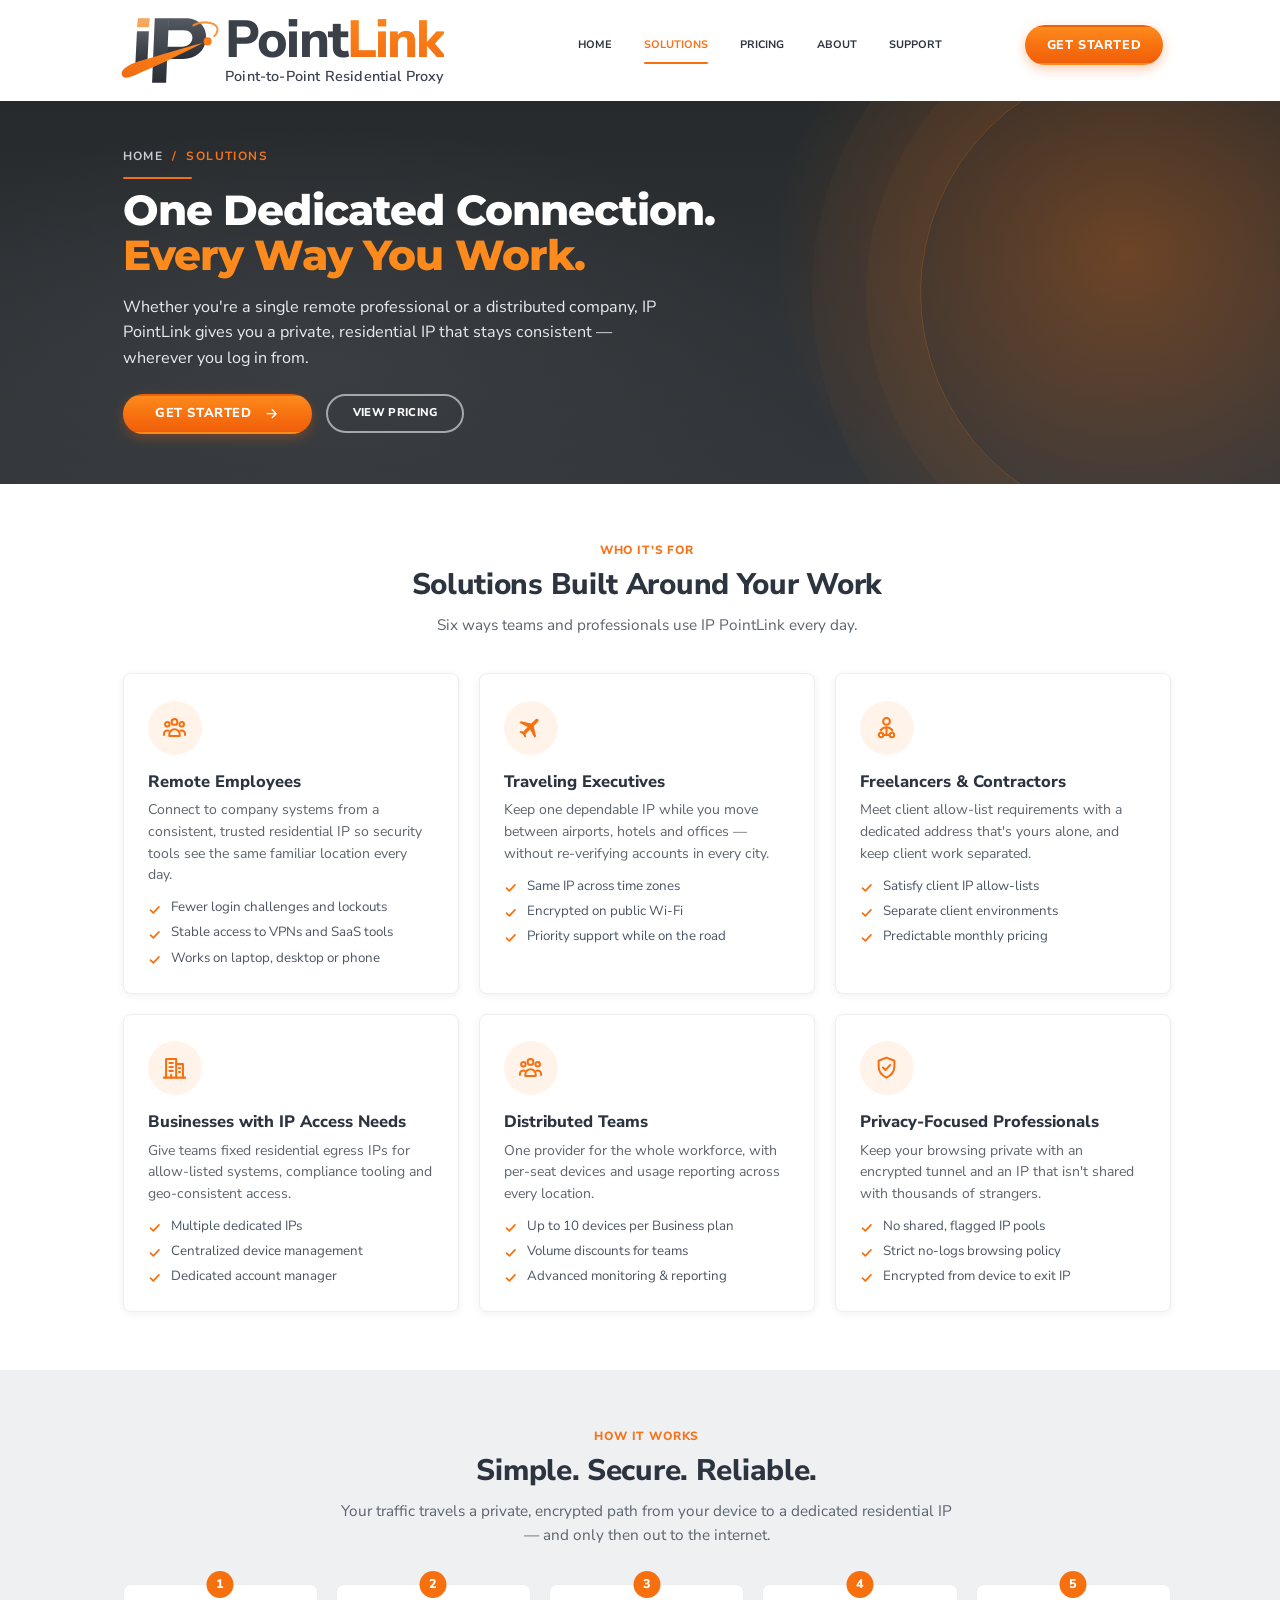
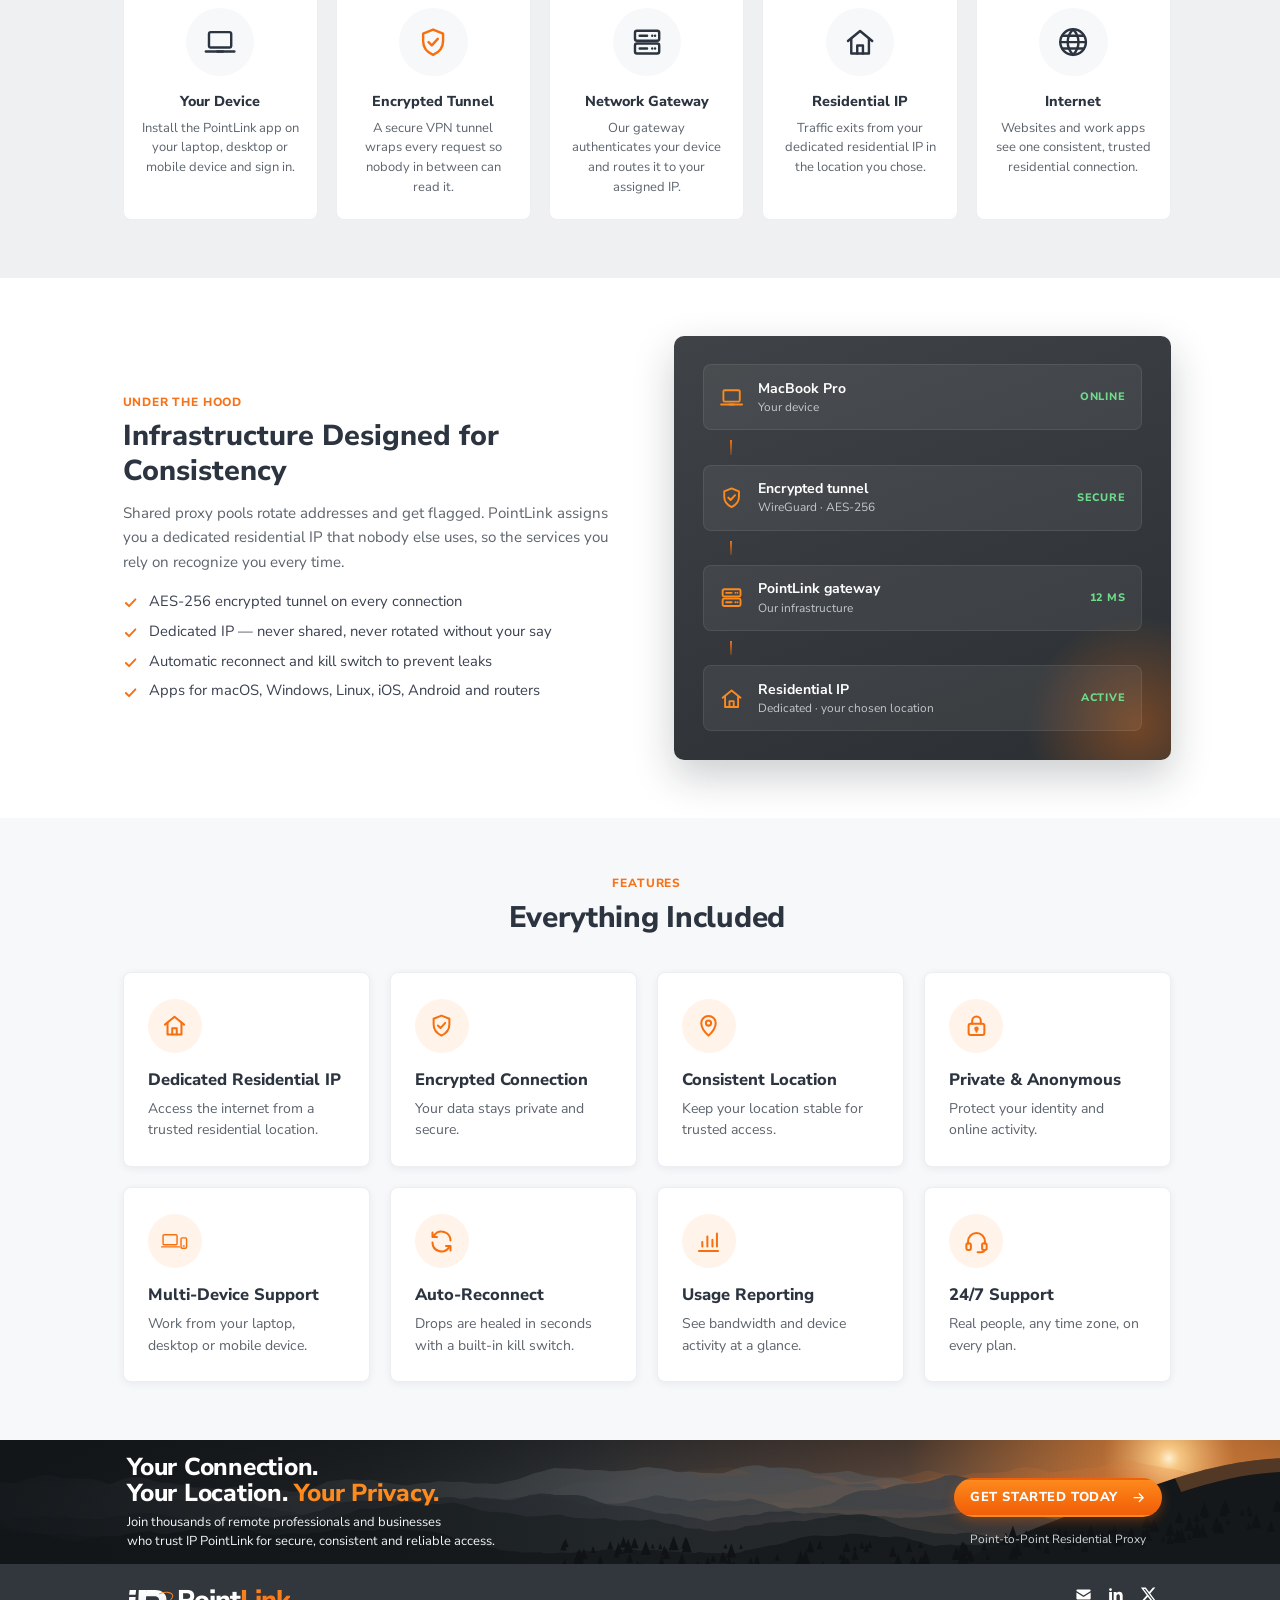
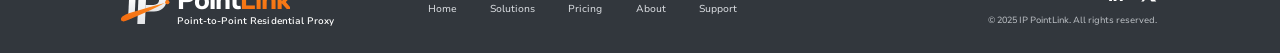
<file: solutions.html>
<!doctype html>
<html lang="en">
<head>
<meta charset="utf-8">
<meta name="viewport" content="width=device-width, initial-scale=1">
<title>Solutions — IP PointLink</title>
<meta name="description" content="Dedicated residential IP solutions for remote employees, traveling executives, freelancers, distributed teams and businesses with IP access needs.">
<meta name="theme-color" content="#2a2e31">
<meta property="og:site_name" content="IP PointLink">
<meta property="og:title" content="Solutions — IP PointLink">
<meta property="og:description" content="Dedicated residential IP solutions for remote employees, traveling executives, freelancers, distributed teams and businesses with IP access needs.">
<meta property="og:type" content="website">
<link rel="icon" href="favicon.ico" sizes="48x48">
<link rel="icon" href="assets/img/logo-mark.svg" type="image/svg+xml">
<link rel="apple-touch-icon" href="assets/img/apple-touch-icon.png">
<link rel="preconnect" href="https://fonts.googleapis.com">
<link rel="preconnect" href="https://fonts.gstatic.com" crossorigin>
<link href="https://fonts.googleapis.com/css2?family=Montserrat:wght@700;800&family=Nunito+Sans:ital,wght@0,400;0,600;0,700;0,800;1,400&display=swap" rel="stylesheet">
<link rel="stylesheet" href="assets/css/styles.css">
<script src="assets/js/main.js" defer></script>
</head>
<body data-page="solutions">
<script>document.documentElement.classList.add("js")</script>
<svg width="0" height="0" style="position:absolute" aria-hidden="true" focusable="false"><style>.fill{fill:currentColor;stroke:none}</style>
<symbol id="i-house" viewBox="0 0 24 24"><path d="M3.5 11.2 12 4.2l8.5 7"/><path d="M5.8 9.6V20h12.4V9.6"/><path d="M10 20v-5.6h4V20"/></symbol>
<symbol id="i-shield" viewBox="0 0 24 24"><path d="M12 3.2 19 6v5.2c0 4.7-3 8-7 9.8-4-1.8-7-5.1-7-9.8V6z"/><path d="m8.8 12 2.3 2.3 4.2-4.6"/></symbol>
<symbol id="i-pin" viewBox="0 0 24 24"><path d="M12 21s-6.4-6-6.4-11.1a6.4 6.4 0 0 1 12.8 0C18.4 15 12 21 12 21z"/><circle cx="12" cy="9.8" r="2.3"/></symbol>
<symbol id="i-lock" viewBox="0 0 24 24"><rect x="5" y="10.5" width="14" height="10" rx="1.8"/><path d="M8.2 10.5V7.8a3.8 3.8 0 0 1 7.6 0v2.7"/><circle cx="12" cy="14.8" r="1.1"/><path d="M12 15.9v1.6"/></symbol>
<symbol id="i-laptop" viewBox="0 0 24 24"><rect x="4.2" y="5" width="15.6" height="10.8" rx="1.3"/><path d="M2 18.6h20"/><path d="M10 18.6h4"/></symbol>
<symbol id="i-server" viewBox="0 0 24 24"><rect x="3.5" y="4" width="17" height="7" rx="1.4"/><rect x="3.5" y="13" width="17" height="7" rx="1.4"/><path d="M6.8 7.5h5.2M6.8 16.5h5.2M15.6 7.5h.01M17.6 7.5h.01M15.6 16.5h.01M17.6 16.5h.01"/></symbol>
<symbol id="i-globe" viewBox="0 0 24 24"><circle cx="12" cy="12" r="9"/><path d="M3 12h18M4.6 7.5h14.8M4.6 16.5h14.8"/><path d="M12 3c2.5 2.5 3.8 5.6 3.8 9s-1.3 6.5-3.8 9c-2.5-2.5-3.8-5.6-3.8-9S9.5 5.5 12 3z"/></symbol>
<symbol id="i-users" viewBox="0 0 24 24"><circle cx="12" cy="7" r="2.6"/><circle cx="5.6" cy="9.2" r="2"/><circle cx="18.4" cy="9.2" r="2"/><path d="M7.4 19.5v-1.4a4.6 4.6 0 0 1 9.2 0v1.4z"/><path d="M2.6 18.6v-.9a3 3 0 0 1 4.2-2.8M21.4 18.6v-.9a3 3 0 0 0-4.2-2.8"/></symbol>
<symbol id="i-freelancer" viewBox="0 0 24 24"><circle cx="12" cy="6.6" r="3"/><path d="M6.8 14.6a6.2 6.2 0 0 1 10.4 0"/><circle cx="7.2" cy="18.6" r="2"/><circle cx="16.8" cy="18.6" r="2"/><path d="M9.2 18.6h5.6M12 12.6v6"/></symbol>
<symbol id="i-building" viewBox="0 0 24 24"><path d="M4.5 21V4.5h9V21"/><path d="M13.5 9h6V21"/><path d="M2.5 21h19"/><path d="M7.5 8h3M7.5 11.5h3M7.5 15h3M16 12.5h1M16 16h1M9 21v-2.5"/></symbol>
<symbol id="i-arrow" viewBox="0 0 24 24"><path d="M5 12h14M13 6l6 6-6 6"/></symbol>
<symbol id="i-check" viewBox="0 0 24 24"><path d="M4.5 12.6 9.5 17.5 19.5 6.8"/></symbol>
<symbol id="i-mail" viewBox="0 0 24 24"><rect x="3" y="5.5" width="18" height="13" rx="1.6"/><path d="m3.8 6.6 8.2 6.4 8.2-6.4"/></symbol>
<symbol id="i-menu" viewBox="0 0 24 24"><path d="M4 7h16M4 12h16M4 17h16"/></symbol>
<symbol id="i-close" viewBox="0 0 24 24"><path d="M6 6l12 12M18 6 6 18"/></symbol>
<symbol id="i-plus" viewBox="0 0 24 24"><path d="M12 5v14M5 12h14"/></symbol>
<symbol id="i-search" viewBox="0 0 24 24"><circle cx="11" cy="11" r="6.8"/><path d="m20 20-3.9-3.9"/></symbol>
<symbol id="i-chat" viewBox="0 0 24 24"><path d="M4.5 5h15a1 1 0 0 1 1 1v9.5a1 1 0 0 1-1 1H10L5.5 20v-3.5h-1a1 1 0 0 1-1-1V6a1 1 0 0 1 1-1z"/><path d="M8 9.5h8M8 12.5h5"/></symbol>
<symbol id="i-clock" viewBox="0 0 24 24"><circle cx="12" cy="12" r="9"/><path d="M12 7.2V12l3.2 2"/></symbol>
<symbol id="i-book" viewBox="0 0 24 24"><path d="M4.5 5.5A2 2 0 0 1 6.5 3.5h13v15h-13a2 2 0 0 0-2 2z"/><path d="M4.5 20.5v-15M8.5 7.5h7"/></symbol>
<symbol id="i-bolt" viewBox="0 0 24 24"><path d="M13.2 2.8 4.8 13.6h6.4l-1 7.6 8.4-10.8h-6.4z"/></symbol>
<symbol id="i-card" viewBox="0 0 24 24"><rect x="2.8" y="5" width="18.4" height="14" rx="2"/><path d="M2.8 9.8h18.4M6.5 15h4"/></symbol>
<symbol id="i-download" viewBox="0 0 24 24"><path d="M12 4v10.5M7.5 10l4.5 4.5 4.5-4.5M5 19.5h14"/></symbol>
<symbol id="i-eye" viewBox="0 0 24 24"><path d="M2.5 12S6 5.5 12 5.5 21.5 12 21.5 12 18 18.5 12 18.5 2.5 12 2.5 12z"/><circle cx="12" cy="12" r="3"/></symbol>
<symbol id="i-headset" viewBox="0 0 24 24"><path d="M4.5 14v-2a7.5 7.5 0 0 1 15 0v2"/><rect x="3" y="13.5" width="4" height="6" rx="1.4"/><rect x="17" y="13.5" width="4" height="6" rx="1.4"/><path d="M19 19.5c0 1.2-1.5 2-3.5 2H13"/></symbol>
<symbol id="i-heart" viewBox="0 0 24 24"><path d="M12 20s-7.5-4.6-7.5-10.4A4.1 4.1 0 0 1 12 7.2a4.1 4.1 0 0 1 7.5 2.4C19.5 15.4 12 20 12 20z"/></symbol>
<symbol id="i-chart" viewBox="0 0 24 24"><path d="M3.5 20.5h17M6.5 16.5v-4M11 16.5v-9M15.5 16.5v-6M19.5 16.5V5"/></symbol>
<symbol id="i-target" viewBox="0 0 24 24"><circle cx="12" cy="12" r="8.5"/><circle cx="12" cy="12" r="4.5"/><circle cx="12" cy="12" r=".9"/></symbol>
<symbol id="i-key" viewBox="0 0 24 24"><circle cx="8" cy="15" r="4"/><path d="m10.9 12.1 8.6-8.6M16.5 6.5l2.5 2.5M14.5 8.5l2 2"/></symbol>
<symbol id="i-refresh" viewBox="0 0 24 24"><path d="M20 11a8 8 0 0 0-14.5-4.5L4 8M4 4v4h4"/><path d="M4 13a8 8 0 0 0 14.5 4.5L20 16M20 20v-4h-4"/></symbol>
<symbol id="i-wifi" viewBox="0 0 24 24"><path d="M2.5 9a14 14 0 0 1 19 0M5.5 12.5a9.5 9.5 0 0 1 13 0M8.6 15.9a5 5 0 0 1 6.8 0"/><circle cx="12" cy="19" r=".9"/></symbol>
<symbol id="i-devices" viewBox="0 0 34 24"><rect x="2.6" y="3.6" width="17.6" height="12.4" rx="1.3"/><path d="M.8 18.8h22.4M9.6 18.8h3.6"/><rect x="25.2" y="7.4" width="7" height="13" rx="1.5"/><path d="M28.2 17.6h1"/></symbol>
<symbol id="i-plane" viewBox="0 0 24 24"><path class="fill" transform="rotate(45 12 12)" d="M21 16v-2l-8-5V3.5c0-.83-.67-1.5-1.5-1.5S10 2.67 10 3.5V9l-8 5v2l8-2.5V19l-2 1.5V22l3.5-1 3.5 1v-1.5L13 19v-5.5l8 2.5z"/></symbol>
<symbol id="i-linkedin" viewBox="0 0 24 24"><path class="fill" d="M6.94 5a2 2 0 1 1-4-.002 2 2 0 0 1 4 .002zM7 8.48H3V21h4V8.48zm6.32 0H9.34V21h3.94v-6.57c0-3.66 4.77-4 4.77 0V21H22v-7.93c0-6.17-7.06-5.94-8.72-2.91l.04-1.68z"/></symbol>
<symbol id="i-x" viewBox="0 0 24 24"><path class="fill" d="M18.244 2.25h3.308l-7.227 8.26 8.502 11.24H16.17l-5.214-6.817L4.99 21.75H1.68l7.73-8.835L1.254 2.25H8.08l4.713 6.231zm-1.161 17.52h1.833L7.084 4.126H5.117z"/></symbol>
<symbol id="i-mailfill" viewBox="0 0 24 24"><path class="fill" d="M3.5 5h17A1.5 1.5 0 0 1 22 6.5v.4l-10 6.3L2 6.9v-.4A1.5 1.5 0 0 1 3.5 5zM2 9.2l10 6.2 10-6.2v8.3a1.5 1.5 0 0 1-1.5 1.5h-17A1.5 1.5 0 0 1 2 17.5z"/></symbol>
</svg>
<a class="skip-link" href="#main">Skip to content</a>
<header class="site-header">
  <div class="container header-inner">
    <a class="brand" href="index.html" aria-label="IP PointLink home">
  <img class="brand__mark" src="assets/img/logo-mark.svg" alt="" width="92" height="63">
  <span class="brand__text"><span class="brand__name">Point<span>Link</span></span><span class="brand__tag">Point-to-Point Residential Proxy</span></span>
</a>
    <nav class="main-nav" id="main-nav" aria-label="Primary">
      <ul>
        <li><a href="index.html">Home</a></li>
        <li><a href="solutions.html" aria-current="page">Solutions</a></li>
        <li><a href="pricing.html">Pricing</a></li>
        <li><a href="about.html">About</a></li>
        <li><a href="support.html">Support</a></li>
      </ul>
      <a class="btn btn--primary btn--block nav-mobile-cta" href="get-started.html">Get Started</a>
    </nav>
    <a class="btn btn--primary header-cta" href="get-started.html">Get Started</a>
    <button class="nav-toggle" type="button" aria-controls="main-nav" aria-expanded="false" aria-label="Open menu"><svg class="icon" aria-hidden="true" focusable="false"><use href="#i-menu"/></svg></button>
  </div>
</header>
<main id="main">
<section class="page-hero">
  <div class="container">
    <div class="page-hero__inner">
      <p class="breadcrumb"><a href="index.html">Home</a> &nbsp;/&nbsp; Solutions</p>
      <div class="hero__bar"></div>
      <h1>One Dedicated Connection.<br><em>Every Way You Work.</em></h1>
      <p>Whether you're a single remote professional or a distributed company, IP PointLink gives you a private, residential IP that stays consistent — wherever you log in from.</p>
      <div class="page-hero__actions"><a class="btn btn--primary" href="get-started.html">Get Started <svg class="icon" aria-hidden="true" focusable="false"><use href="#i-arrow"/></svg></a><a class="btn btn--outline btn--ghost-light" href="pricing.html">View Pricing</a></div>
    </div>
  </div>
</section>

<section class="section" aria-labelledby="who-title">
  <div class="container">
    <div class="section-head section-head--center">
      <p class="eyebrow">Who it's for</p>
      <h2 id="who-title">Solutions Built Around Your Work</h2>
      <p>Six ways teams and professionals use IP PointLink every day.</p>
    </div>
    <div class="card-grid card-grid--3">
      <article class="card reveal">
        <span class="card__icon"><svg class="icon" aria-hidden="true" focusable="false"><use href="#i-users"/></svg></span>
        <h3>Remote Employees</h3>
        <p>Connect to company systems from a consistent, trusted residential IP so security tools see the same familiar location every day.</p>
        <ul><li><svg class="icon" aria-hidden="true" focusable="false"><use href="#i-check"/></svg><span>Fewer login challenges and lockouts</span></li><li><svg class="icon" aria-hidden="true" focusable="false"><use href="#i-check"/></svg><span>Stable access to VPNs and SaaS tools</span></li><li><svg class="icon" aria-hidden="true" focusable="false"><use href="#i-check"/></svg><span>Works on laptop, desktop or phone</span></li></ul>
      </article>
      <article class="card reveal">
        <span class="card__icon"><svg class="icon" aria-hidden="true" focusable="false"><use href="#i-plane"/></svg></span>
        <h3>Traveling Executives</h3>
        <p>Keep one dependable IP while you move between airports, hotels and offices — without re-verifying accounts in every city.</p>
        <ul><li><svg class="icon" aria-hidden="true" focusable="false"><use href="#i-check"/></svg><span>Same IP across time zones</span></li><li><svg class="icon" aria-hidden="true" focusable="false"><use href="#i-check"/></svg><span>Encrypted on public Wi-Fi</span></li><li><svg class="icon" aria-hidden="true" focusable="false"><use href="#i-check"/></svg><span>Priority support while on the road</span></li></ul>
      </article>
      <article class="card reveal">
        <span class="card__icon"><svg class="icon" aria-hidden="true" focusable="false"><use href="#i-freelancer"/></svg></span>
        <h3>Freelancers &amp; Contractors</h3>
        <p>Meet client allow-list requirements with a dedicated address that's yours alone, and keep client work separated.</p>
        <ul><li><svg class="icon" aria-hidden="true" focusable="false"><use href="#i-check"/></svg><span>Satisfy client IP allow-lists</span></li><li><svg class="icon" aria-hidden="true" focusable="false"><use href="#i-check"/></svg><span>Separate client environments</span></li><li><svg class="icon" aria-hidden="true" focusable="false"><use href="#i-check"/></svg><span>Predictable monthly pricing</span></li></ul>
      </article>
      <article class="card reveal">
        <span class="card__icon"><svg class="icon" aria-hidden="true" focusable="false"><use href="#i-building"/></svg></span>
        <h3>Businesses with IP Access Needs</h3>
        <p>Give teams fixed residential egress IPs for allow-listed systems, compliance tooling and geo-consistent access.</p>
        <ul><li><svg class="icon" aria-hidden="true" focusable="false"><use href="#i-check"/></svg><span>Multiple dedicated IPs</span></li><li><svg class="icon" aria-hidden="true" focusable="false"><use href="#i-check"/></svg><span>Centralized device management</span></li><li><svg class="icon" aria-hidden="true" focusable="false"><use href="#i-check"/></svg><span>Dedicated account manager</span></li></ul>
      </article>
      <article class="card reveal">
        <span class="card__icon"><svg class="icon" aria-hidden="true" focusable="false"><use href="#i-users"/></svg></span>
        <h3>Distributed Teams</h3>
        <p>One provider for the whole workforce, with per-seat devices and usage reporting across every location.</p>
        <ul><li><svg class="icon" aria-hidden="true" focusable="false"><use href="#i-check"/></svg><span>Up to 10 devices per Business plan</span></li><li><svg class="icon" aria-hidden="true" focusable="false"><use href="#i-check"/></svg><span>Volume discounts for teams</span></li><li><svg class="icon" aria-hidden="true" focusable="false"><use href="#i-check"/></svg><span>Advanced monitoring &amp; reporting</span></li></ul>
      </article>
      <article class="card reveal">
        <span class="card__icon"><svg class="icon" aria-hidden="true" focusable="false"><use href="#i-shield"/></svg></span>
        <h3>Privacy-Focused Professionals</h3>
        <p>Keep your browsing private with an encrypted tunnel and an IP that isn't shared with thousands of strangers.</p>
        <ul><li><svg class="icon" aria-hidden="true" focusable="false"><use href="#i-check"/></svg><span>No shared, flagged IP pools</span></li><li><svg class="icon" aria-hidden="true" focusable="false"><use href="#i-check"/></svg><span>Strict no-logs browsing policy</span></li><li><svg class="icon" aria-hidden="true" focusable="false"><use href="#i-check"/></svg><span>Encrypted from device to exit IP</span></li></ul>
      </article>
    </div>
  </div>
</section>

<section class="section section--gray" id="how-it-works" aria-labelledby="hiw-title">
  <div class="container">
    <div class="section-head section-head--center">
      <p class="eyebrow">How it works</p>
      <h2 id="hiw-title">Simple. Secure. Reliable.</h2>
      <p>Your traffic travels a private, encrypted path from your device to a dedicated residential IP — and only then out to the internet.</p>
    </div>
    <ol class="steps">
      <li class="step reveal">
        <div class="flow__circle"><svg class="icon" aria-hidden="true" focusable="false"><use href="#i-laptop"/></svg></div>
        <h3>Your Device</h3>
        <p>Install the PointLink app on your laptop, desktop or mobile device and sign in.</p>
      </li>
      <li class="step reveal">
        <div class="flow__circle"><svg class="icon icon--accent" aria-hidden="true" focusable="false"><use href="#i-shield"/></svg></div>
        <h3>Encrypted Tunnel</h3>
        <p>A secure VPN tunnel wraps every request so nobody in between can read it.</p>
      </li>
      <li class="step reveal">
        <div class="flow__circle"><svg class="icon" aria-hidden="true" focusable="false"><use href="#i-server"/></svg></div>
        <h3>Network Gateway</h3>
        <p>Our gateway authenticates your device and routes it to your assigned IP.</p>
      </li>
      <li class="step reveal">
        <div class="flow__circle"><svg class="icon" aria-hidden="true" focusable="false"><use href="#i-house"/></svg></div>
        <h3>Residential IP</h3>
        <p>Traffic exits from your dedicated residential IP in the location you chose.</p>
      </li>
      <li class="step reveal">
        <div class="flow__circle"><svg class="icon" aria-hidden="true" focusable="false"><use href="#i-globe"/></svg></div>
        <h3>Internet</h3>
        <p>Websites and work apps see one consistent, trusted residential connection.</p>
      </li>
    </ol>
  </div>
</section>

<section class="section" aria-labelledby="tech-title">
  <div class="container split">
    <div class="reveal">
      <p class="eyebrow">Under the hood</p>
      <h2 id="tech-title">Infrastructure Designed for Consistency</h2>
      <p>Shared proxy pools rotate addresses and get flagged. PointLink assigns you a dedicated residential IP that nobody else uses, so the services you rely on recognize you every time.</p>
      <ul class="check-list">
        <li><svg class="icon" aria-hidden="true" focusable="false"><use href="#i-check"/></svg><span>AES-256 encrypted tunnel on every connection</span></li>
        <li><svg class="icon" aria-hidden="true" focusable="false"><use href="#i-check"/></svg><span>Dedicated IP — never shared, never rotated without your say</span></li>
        <li><svg class="icon" aria-hidden="true" focusable="false"><use href="#i-check"/></svg><span>Automatic reconnect and kill switch to prevent leaks</span></li>
        <li><svg class="icon" aria-hidden="true" focusable="false"><use href="#i-check"/></svg><span>Apps for macOS, Windows, Linux, iOS, Android and routers</span></li>
      </ul>
    </div>
    <div class="panel reveal" aria-label="Example connection status">
      <div class="diagram">
        <div class="diagram__row"><svg class="icon" aria-hidden="true" focusable="false"><use href="#i-laptop"/></svg><div><strong>MacBook Pro</strong><span>Your device</span></div><span class="diagram__status">Online</span></div>
        <div class="diagram__link"></div>
        <div class="diagram__row"><svg class="icon" aria-hidden="true" focusable="false"><use href="#i-shield"/></svg><div><strong>Encrypted tunnel</strong><span>WireGuard · AES-256</span></div><span class="diagram__status">Secure</span></div>
        <div class="diagram__link"></div>
        <div class="diagram__row"><svg class="icon" aria-hidden="true" focusable="false"><use href="#i-server"/></svg><div><strong>PointLink gateway</strong><span>Our infrastructure</span></div><span class="diagram__status">12 ms</span></div>
        <div class="diagram__link"></div>
        <div class="diagram__row"><svg class="icon" aria-hidden="true" focusable="false"><use href="#i-house"/></svg><div><strong>Residential IP</strong><span>Dedicated · your chosen location</span></div><span class="diagram__status">Active</span></div>
      </div>
    </div>
  </div>
</section>

<section class="section section--soft" aria-labelledby="features-title">
  <div class="container">
    <div class="section-head section-head--center">
      <p class="eyebrow">Features</p>
      <h2 id="features-title">Everything Included</h2>
    </div>
    <div class="card-grid card-grid--4">
      <article class="card reveal"><span class="card__icon"><svg class="icon" aria-hidden="true" focusable="false"><use href="#i-house"/></svg></span><h3>Dedicated Residential IP</h3><p>Access the internet from a trusted residential location.</p></article>
      <article class="card reveal"><span class="card__icon"><svg class="icon" aria-hidden="true" focusable="false"><use href="#i-shield"/></svg></span><h3>Encrypted Connection</h3><p>Your data stays private and secure.</p></article>
      <article class="card reveal"><span class="card__icon"><svg class="icon" aria-hidden="true" focusable="false"><use href="#i-pin"/></svg></span><h3>Consistent Location</h3><p>Keep your location stable for trusted access.</p></article>
      <article class="card reveal"><span class="card__icon"><svg class="icon" aria-hidden="true" focusable="false"><use href="#i-lock"/></svg></span><h3>Private &amp; Anonymous</h3><p>Protect your identity and online activity.</p></article>
      <article class="card reveal"><span class="card__icon"><svg class="icon" aria-hidden="true" focusable="false"><use href="#i-devices"/></svg></span><h3>Multi-Device Support</h3><p>Work from your laptop, desktop or mobile device.</p></article>
      <article class="card reveal"><span class="card__icon"><svg class="icon" aria-hidden="true" focusable="false"><use href="#i-refresh"/></svg></span><h3>Auto-Reconnect</h3><p>Drops are healed in seconds with a built-in kill switch.</p></article>
      <article class="card reveal"><span class="card__icon"><svg class="icon" aria-hidden="true" focusable="false"><use href="#i-chart"/></svg></span><h3>Usage Reporting</h3><p>See bandwidth and device activity at a glance.</p></article>
      <article class="card reveal"><span class="card__icon"><svg class="icon" aria-hidden="true" focusable="false"><use href="#i-headset"/></svg></span><h3>24/7 Support</h3><p>Real people, any time zone, on every plan.</p></article>
    </div>
  </div>
</section>

<section class="cta-band" aria-labelledby="cta-title">
  <div class="container cta-band__inner">
    <div>
      <h2 id="cta-title">Your Connection.<br>Your Location. <em>Your Privacy.</em></h2>
      <p>Join thousands of remote professionals and businesses <br class="br-d"> who trust IP PointLink for secure, consistent and reliable access.</p>
    </div>
    <div class="cta-band__action">
      <a class="btn btn--primary" href="get-started.html">Get Started Today <svg class="icon" aria-hidden="true" focusable="false"><use href="#i-arrow"/></svg></a>
      <small>Point-to-Point Residential Proxy</small>
    </div>
  </div>
</section>
</main>
<footer class="site-footer">
  <div class="container footer-inner">
    <a class="brand brand--footer" href="index.html" aria-label="IP PointLink home">
  <img class="brand__mark" src="assets/img/logo-mark-light.svg" alt="" width="92" height="63">
  <span class="brand__text"><span class="brand__name">Point<span>Link</span></span><span class="brand__tag">Point-to-Point Residential Proxy</span></span>
</a>
    <nav class="footer-nav" aria-label="Footer">
      <ul>
        <li><a href="index.html">Home</a></li>
        <li><a href="solutions.html">Solutions</a></li>
        <li><a href="pricing.html">Pricing</a></li>
        <li><a href="about.html">About</a></li>
        <li><a href="support.html">Support</a></li>
      </ul>
    </nav>
    <div class="footer-meta">
      <div class="social">
        <a href="support.html#contact" aria-label="Email us"><svg class="icon" aria-hidden="true" focusable="false"><use href="#i-mailfill"/></svg></a>
        <a href="https://www.linkedin.com/" target="_blank" rel="noopener noreferrer" aria-label="IP PointLink on LinkedIn"><svg class="icon" aria-hidden="true" focusable="false"><use href="#i-linkedin"/></svg></a>
        <a href="https://x.com/" target="_blank" rel="noopener noreferrer" aria-label="IP PointLink on X"><svg class="icon" aria-hidden="true" focusable="false"><use href="#i-x"/></svg></a>
      </div>
      <small>&copy; 2025 IP PointLink. All rights reserved.</small>
    </div>
  </div>
</footer>
</body>
</html>
</file>
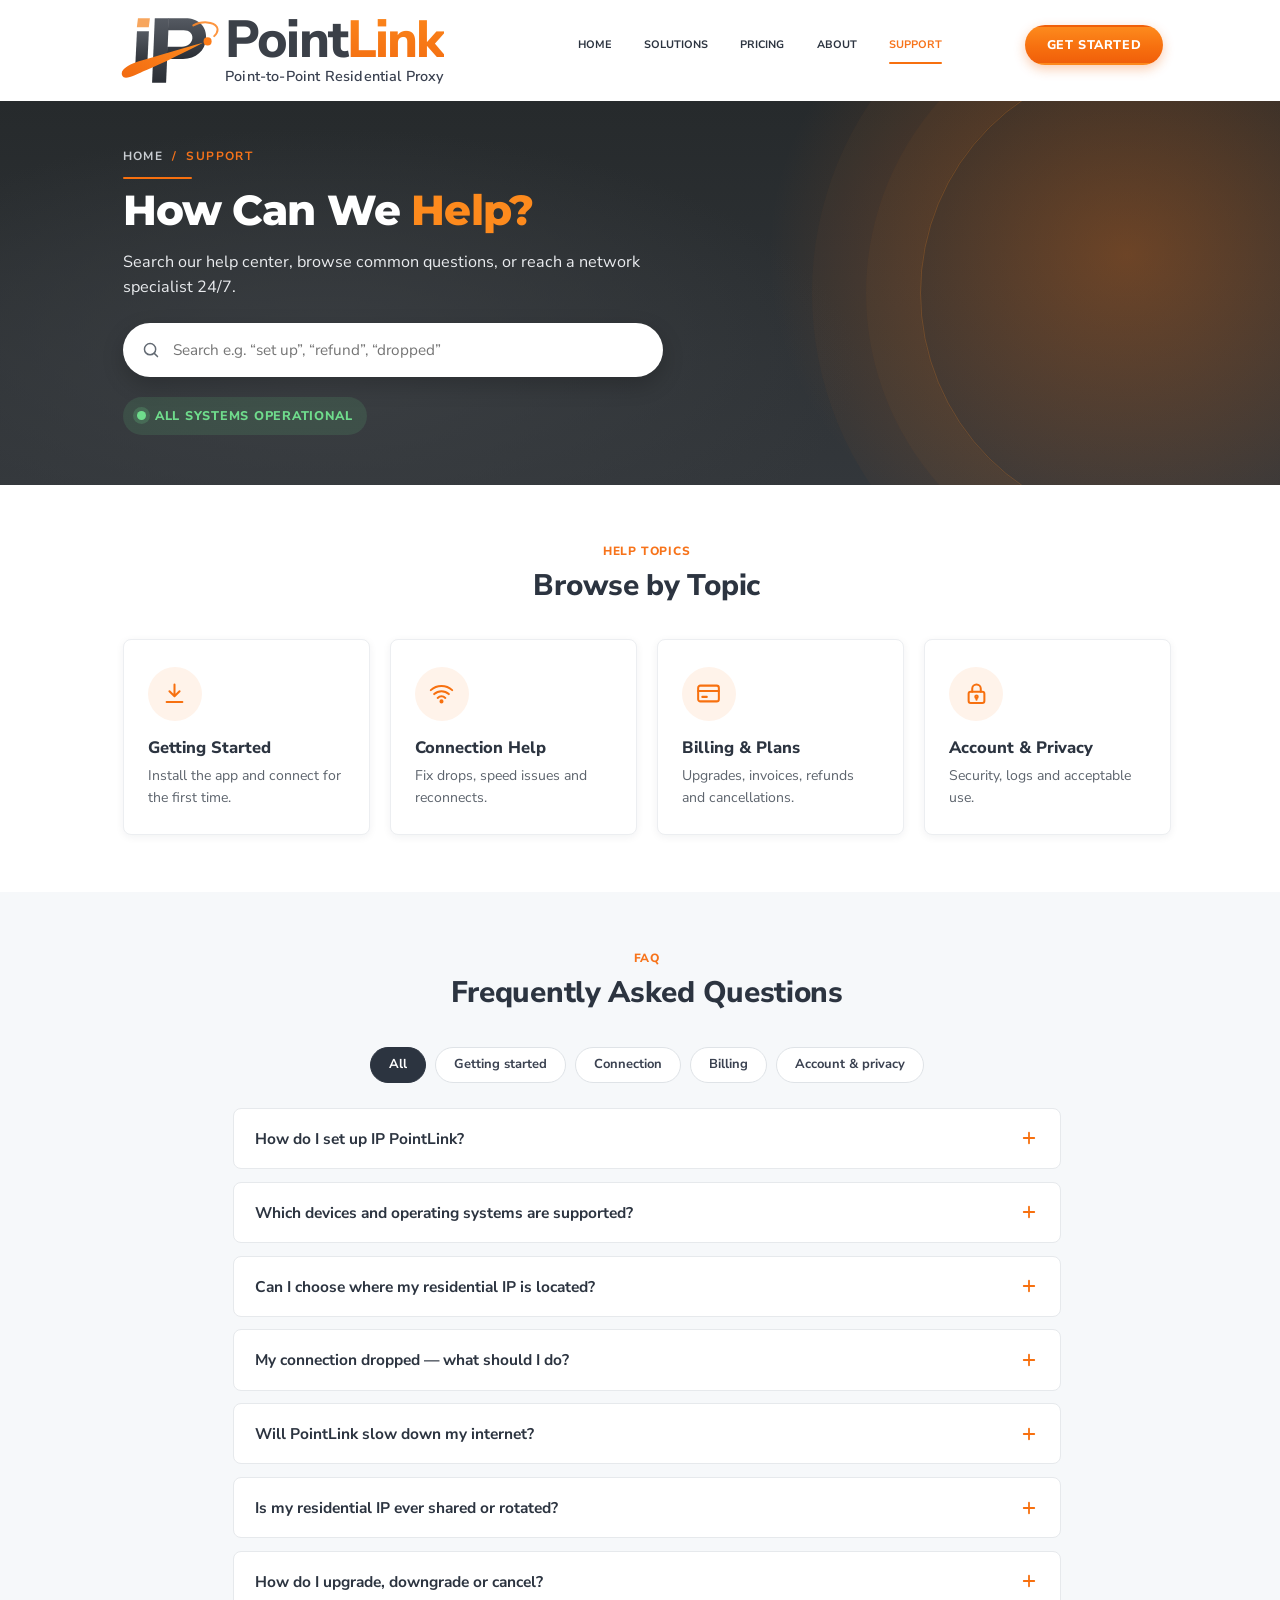
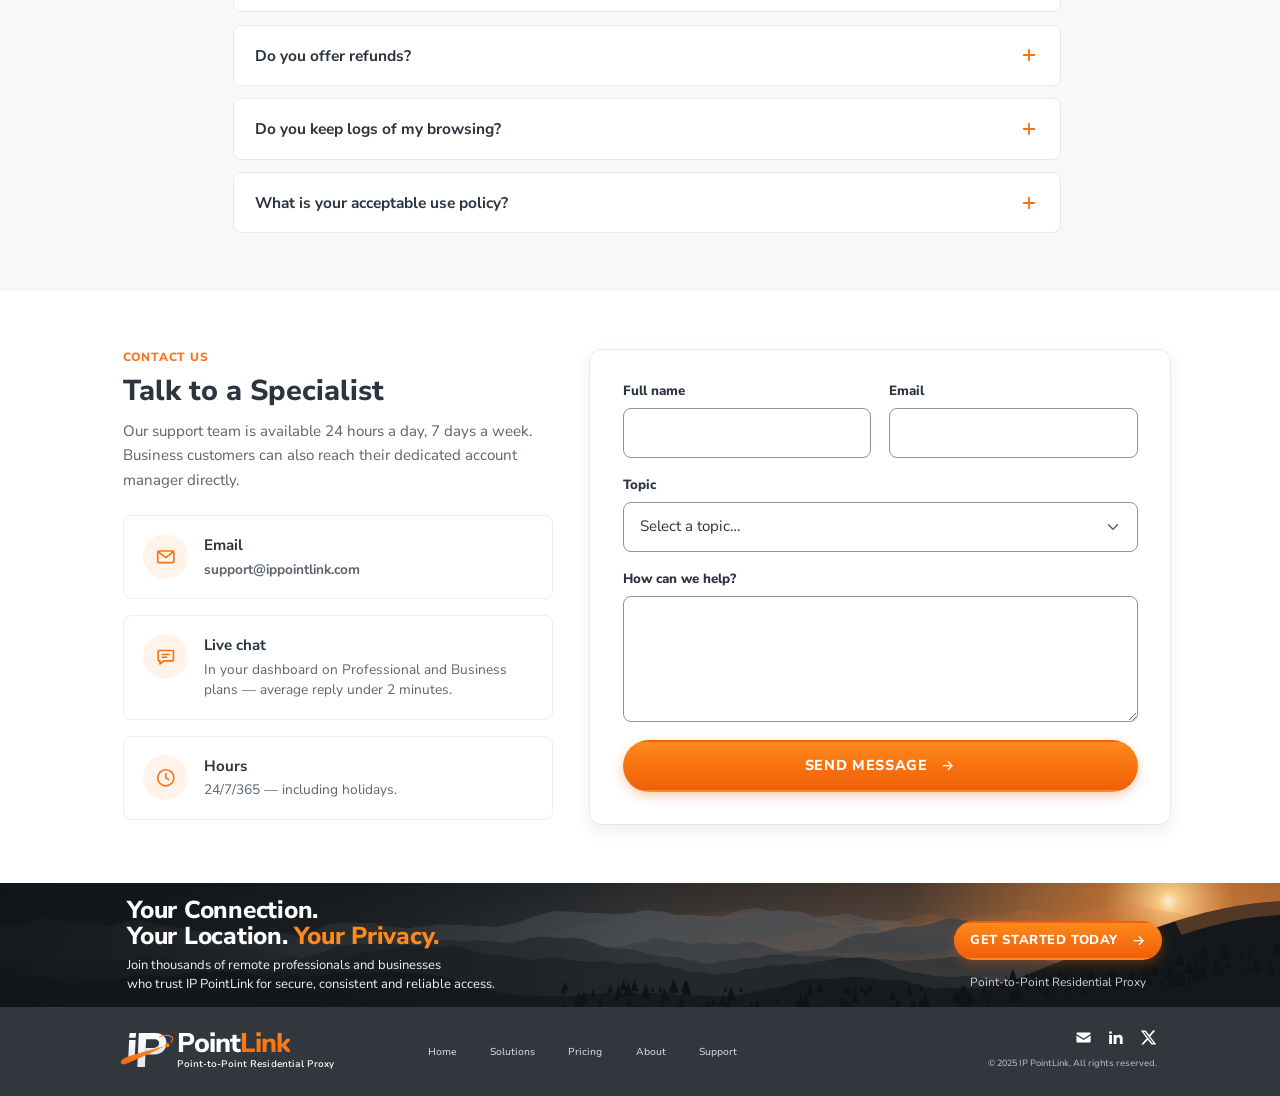
<file: support.html>
<!doctype html>
<html lang="en">
<head>
<meta charset="utf-8">
<meta name="viewport" content="width=device-width, initial-scale=1">
<title>Support — IP PointLink</title>
<meta name="description" content="Get help with IP PointLink: setup guides, connection troubleshooting, billing questions and 24/7 contact options.">
<meta name="theme-color" content="#2a2e31">
<meta property="og:site_name" content="IP PointLink">
<meta property="og:title" content="Support — IP PointLink">
<meta property="og:description" content="Get help with IP PointLink: setup guides, connection troubleshooting, billing questions and 24/7 contact options.">
<meta property="og:type" content="website">
<link rel="icon" href="favicon.ico" sizes="48x48">
<link rel="icon" href="assets/img/logo-mark.svg" type="image/svg+xml">
<link rel="apple-touch-icon" href="assets/img/apple-touch-icon.png">
<link rel="preconnect" href="https://fonts.googleapis.com">
<link rel="preconnect" href="https://fonts.gstatic.com" crossorigin>
<link href="https://fonts.googleapis.com/css2?family=Montserrat:wght@700;800&family=Nunito+Sans:ital,wght@0,400;0,600;0,700;0,800;1,400&display=swap" rel="stylesheet">
<link rel="stylesheet" href="assets/css/styles.css">
<script src="assets/js/main.js" defer></script>
</head>
<body data-page="support">
<script>document.documentElement.classList.add("js")</script>
<svg width="0" height="0" style="position:absolute" aria-hidden="true" focusable="false"><style>.fill{fill:currentColor;stroke:none}</style>
<symbol id="i-house" viewBox="0 0 24 24"><path d="M3.5 11.2 12 4.2l8.5 7"/><path d="M5.8 9.6V20h12.4V9.6"/><path d="M10 20v-5.6h4V20"/></symbol>
<symbol id="i-shield" viewBox="0 0 24 24"><path d="M12 3.2 19 6v5.2c0 4.7-3 8-7 9.8-4-1.8-7-5.1-7-9.8V6z"/><path d="m8.8 12 2.3 2.3 4.2-4.6"/></symbol>
<symbol id="i-pin" viewBox="0 0 24 24"><path d="M12 21s-6.4-6-6.4-11.1a6.4 6.4 0 0 1 12.8 0C18.4 15 12 21 12 21z"/><circle cx="12" cy="9.8" r="2.3"/></symbol>
<symbol id="i-lock" viewBox="0 0 24 24"><rect x="5" y="10.5" width="14" height="10" rx="1.8"/><path d="M8.2 10.5V7.8a3.8 3.8 0 0 1 7.6 0v2.7"/><circle cx="12" cy="14.8" r="1.1"/><path d="M12 15.9v1.6"/></symbol>
<symbol id="i-laptop" viewBox="0 0 24 24"><rect x="4.2" y="5" width="15.6" height="10.8" rx="1.3"/><path d="M2 18.6h20"/><path d="M10 18.6h4"/></symbol>
<symbol id="i-server" viewBox="0 0 24 24"><rect x="3.5" y="4" width="17" height="7" rx="1.4"/><rect x="3.5" y="13" width="17" height="7" rx="1.4"/><path d="M6.8 7.5h5.2M6.8 16.5h5.2M15.6 7.5h.01M17.6 7.5h.01M15.6 16.5h.01M17.6 16.5h.01"/></symbol>
<symbol id="i-globe" viewBox="0 0 24 24"><circle cx="12" cy="12" r="9"/><path d="M3 12h18M4.6 7.5h14.8M4.6 16.5h14.8"/><path d="M12 3c2.5 2.5 3.8 5.6 3.8 9s-1.3 6.5-3.8 9c-2.5-2.5-3.8-5.6-3.8-9S9.5 5.5 12 3z"/></symbol>
<symbol id="i-users" viewBox="0 0 24 24"><circle cx="12" cy="7" r="2.6"/><circle cx="5.6" cy="9.2" r="2"/><circle cx="18.4" cy="9.2" r="2"/><path d="M7.4 19.5v-1.4a4.6 4.6 0 0 1 9.2 0v1.4z"/><path d="M2.6 18.6v-.9a3 3 0 0 1 4.2-2.8M21.4 18.6v-.9a3 3 0 0 0-4.2-2.8"/></symbol>
<symbol id="i-freelancer" viewBox="0 0 24 24"><circle cx="12" cy="6.6" r="3"/><path d="M6.8 14.6a6.2 6.2 0 0 1 10.4 0"/><circle cx="7.2" cy="18.6" r="2"/><circle cx="16.8" cy="18.6" r="2"/><path d="M9.2 18.6h5.6M12 12.6v6"/></symbol>
<symbol id="i-building" viewBox="0 0 24 24"><path d="M4.5 21V4.5h9V21"/><path d="M13.5 9h6V21"/><path d="M2.5 21h19"/><path d="M7.5 8h3M7.5 11.5h3M7.5 15h3M16 12.5h1M16 16h1M9 21v-2.5"/></symbol>
<symbol id="i-arrow" viewBox="0 0 24 24"><path d="M5 12h14M13 6l6 6-6 6"/></symbol>
<symbol id="i-check" viewBox="0 0 24 24"><path d="M4.5 12.6 9.5 17.5 19.5 6.8"/></symbol>
<symbol id="i-mail" viewBox="0 0 24 24"><rect x="3" y="5.5" width="18" height="13" rx="1.6"/><path d="m3.8 6.6 8.2 6.4 8.2-6.4"/></symbol>
<symbol id="i-menu" viewBox="0 0 24 24"><path d="M4 7h16M4 12h16M4 17h16"/></symbol>
<symbol id="i-close" viewBox="0 0 24 24"><path d="M6 6l12 12M18 6 6 18"/></symbol>
<symbol id="i-plus" viewBox="0 0 24 24"><path d="M12 5v14M5 12h14"/></symbol>
<symbol id="i-search" viewBox="0 0 24 24"><circle cx="11" cy="11" r="6.8"/><path d="m20 20-3.9-3.9"/></symbol>
<symbol id="i-chat" viewBox="0 0 24 24"><path d="M4.5 5h15a1 1 0 0 1 1 1v9.5a1 1 0 0 1-1 1H10L5.5 20v-3.5h-1a1 1 0 0 1-1-1V6a1 1 0 0 1 1-1z"/><path d="M8 9.5h8M8 12.5h5"/></symbol>
<symbol id="i-clock" viewBox="0 0 24 24"><circle cx="12" cy="12" r="9"/><path d="M12 7.2V12l3.2 2"/></symbol>
<symbol id="i-book" viewBox="0 0 24 24"><path d="M4.5 5.5A2 2 0 0 1 6.5 3.5h13v15h-13a2 2 0 0 0-2 2z"/><path d="M4.5 20.5v-15M8.5 7.5h7"/></symbol>
<symbol id="i-bolt" viewBox="0 0 24 24"><path d="M13.2 2.8 4.8 13.6h6.4l-1 7.6 8.4-10.8h-6.4z"/></symbol>
<symbol id="i-card" viewBox="0 0 24 24"><rect x="2.8" y="5" width="18.4" height="14" rx="2"/><path d="M2.8 9.8h18.4M6.5 15h4"/></symbol>
<symbol id="i-download" viewBox="0 0 24 24"><path d="M12 4v10.5M7.5 10l4.5 4.5 4.5-4.5M5 19.5h14"/></symbol>
<symbol id="i-eye" viewBox="0 0 24 24"><path d="M2.5 12S6 5.5 12 5.5 21.5 12 21.5 12 18 18.5 12 18.5 2.5 12 2.5 12z"/><circle cx="12" cy="12" r="3"/></symbol>
<symbol id="i-headset" viewBox="0 0 24 24"><path d="M4.5 14v-2a7.5 7.5 0 0 1 15 0v2"/><rect x="3" y="13.5" width="4" height="6" rx="1.4"/><rect x="17" y="13.5" width="4" height="6" rx="1.4"/><path d="M19 19.5c0 1.2-1.5 2-3.5 2H13"/></symbol>
<symbol id="i-heart" viewBox="0 0 24 24"><path d="M12 20s-7.5-4.6-7.5-10.4A4.1 4.1 0 0 1 12 7.2a4.1 4.1 0 0 1 7.5 2.4C19.5 15.4 12 20 12 20z"/></symbol>
<symbol id="i-chart" viewBox="0 0 24 24"><path d="M3.5 20.5h17M6.5 16.5v-4M11 16.5v-9M15.5 16.5v-6M19.5 16.5V5"/></symbol>
<symbol id="i-target" viewBox="0 0 24 24"><circle cx="12" cy="12" r="8.5"/><circle cx="12" cy="12" r="4.5"/><circle cx="12" cy="12" r=".9"/></symbol>
<symbol id="i-key" viewBox="0 0 24 24"><circle cx="8" cy="15" r="4"/><path d="m10.9 12.1 8.6-8.6M16.5 6.5l2.5 2.5M14.5 8.5l2 2"/></symbol>
<symbol id="i-refresh" viewBox="0 0 24 24"><path d="M20 11a8 8 0 0 0-14.5-4.5L4 8M4 4v4h4"/><path d="M4 13a8 8 0 0 0 14.5 4.5L20 16M20 20v-4h-4"/></symbol>
<symbol id="i-wifi" viewBox="0 0 24 24"><path d="M2.5 9a14 14 0 0 1 19 0M5.5 12.5a9.5 9.5 0 0 1 13 0M8.6 15.9a5 5 0 0 1 6.8 0"/><circle cx="12" cy="19" r=".9"/></symbol>
<symbol id="i-devices" viewBox="0 0 34 24"><rect x="2.6" y="3.6" width="17.6" height="12.4" rx="1.3"/><path d="M.8 18.8h22.4M9.6 18.8h3.6"/><rect x="25.2" y="7.4" width="7" height="13" rx="1.5"/><path d="M28.2 17.6h1"/></symbol>
<symbol id="i-plane" viewBox="0 0 24 24"><path class="fill" transform="rotate(45 12 12)" d="M21 16v-2l-8-5V3.5c0-.83-.67-1.5-1.5-1.5S10 2.67 10 3.5V9l-8 5v2l8-2.5V19l-2 1.5V22l3.5-1 3.5 1v-1.5L13 19v-5.5l8 2.5z"/></symbol>
<symbol id="i-linkedin" viewBox="0 0 24 24"><path class="fill" d="M6.94 5a2 2 0 1 1-4-.002 2 2 0 0 1 4 .002zM7 8.48H3V21h4V8.48zm6.32 0H9.34V21h3.94v-6.57c0-3.66 4.77-4 4.77 0V21H22v-7.93c0-6.17-7.06-5.94-8.72-2.91l.04-1.68z"/></symbol>
<symbol id="i-x" viewBox="0 0 24 24"><path class="fill" d="M18.244 2.25h3.308l-7.227 8.26 8.502 11.24H16.17l-5.214-6.817L4.99 21.75H1.68l7.73-8.835L1.254 2.25H8.08l4.713 6.231zm-1.161 17.52h1.833L7.084 4.126H5.117z"/></symbol>
<symbol id="i-mailfill" viewBox="0 0 24 24"><path class="fill" d="M3.5 5h17A1.5 1.5 0 0 1 22 6.5v.4l-10 6.3L2 6.9v-.4A1.5 1.5 0 0 1 3.5 5zM2 9.2l10 6.2 10-6.2v8.3a1.5 1.5 0 0 1-1.5 1.5h-17A1.5 1.5 0 0 1 2 17.5z"/></symbol>
</svg>
<a class="skip-link" href="#main">Skip to content</a>
<header class="site-header">
  <div class="container header-inner">
    <a class="brand" href="index.html" aria-label="IP PointLink home">
  <img class="brand__mark" src="assets/img/logo-mark.svg" alt="" width="92" height="63">
  <span class="brand__text"><span class="brand__name">Point<span>Link</span></span><span class="brand__tag">Point-to-Point Residential Proxy</span></span>
</a>
    <nav class="main-nav" id="main-nav" aria-label="Primary">
      <ul>
        <li><a href="index.html">Home</a></li>
        <li><a href="solutions.html">Solutions</a></li>
        <li><a href="pricing.html">Pricing</a></li>
        <li><a href="about.html">About</a></li>
        <li><a href="support.html" aria-current="page">Support</a></li>
      </ul>
      <a class="btn btn--primary btn--block nav-mobile-cta" href="get-started.html">Get Started</a>
    </nav>
    <a class="btn btn--primary header-cta" href="get-started.html">Get Started</a>
    <button class="nav-toggle" type="button" aria-controls="main-nav" aria-expanded="false" aria-label="Open menu"><svg class="icon" aria-hidden="true" focusable="false"><use href="#i-menu"/></svg></button>
  </div>
</header>
<main id="main">
<section class="page-hero">
  <div class="container">
    <div class="page-hero__inner">
      <p class="breadcrumb"><a href="index.html">Home</a> &nbsp;/&nbsp; Support</p>
      <div class="hero__bar"></div>
      <h1>How Can We <em>Help?</em></h1>
      <p>Search our help center, browse common questions, or reach a network specialist 24/7.</p>
      <form class="search-box" role="search" data-faq-search>
        <label class="sr-only" for="faq-q">Search help articles</label>
        <svg class="icon" aria-hidden="true" focusable="false"><use href="#i-search"/></svg>
        <input id="faq-q" type="search" placeholder="Search e.g. “set up”, “refund”, “dropped”" autocomplete="off">
      </form>
      <p style="margin-top:1.1rem"><span class="status-pill">All systems operational</span></p>
    </div>
  </div>
</section>

<section class="section" aria-labelledby="topics-title">
  <div class="container">
    <div class="section-head section-head--center">
      <p class="eyebrow">Help topics</p>
      <h2 id="topics-title">Browse by Topic</h2>
    </div>
    <div class="card-grid card-grid--4">
      <a class="card reveal" href="#faq" data-topic="setup"><span class="card__icon"><svg class="icon" aria-hidden="true" focusable="false"><use href="#i-download"/></svg></span><h3>Getting Started</h3><p>Install the app and connect for the first time.</p></a>
      <a class="card reveal" href="#faq" data-topic="connection"><span class="card__icon"><svg class="icon" aria-hidden="true" focusable="false"><use href="#i-wifi"/></svg></span><h3>Connection Help</h3><p>Fix drops, speed issues and reconnects.</p></a>
      <a class="card reveal" href="#faq" data-topic="billing"><span class="card__icon"><svg class="icon" aria-hidden="true" focusable="false"><use href="#i-card"/></svg></span><h3>Billing &amp; Plans</h3><p>Upgrades, invoices, refunds and cancellations.</p></a>
      <a class="card reveal" href="#faq" data-topic="account"><span class="card__icon"><svg class="icon" aria-hidden="true" focusable="false"><use href="#i-lock"/></svg></span><h3>Account &amp; Privacy</h3><p>Security, logs and acceptable use.</p></a>
    </div>
  </div>
</section>

<section class="section section--soft" id="faq" aria-labelledby="faq-title">
  <div class="container">
    <div class="section-head section-head--center">
      <p class="eyebrow">FAQ</p>
      <h2 id="faq-title">Frequently Asked Questions</h2>
    </div>
    <div class="faq-filter" role="group" aria-label="Filter questions">
      <button type="button" data-filter="all" aria-pressed="true">All</button>
      <button type="button" data-filter="setup" aria-pressed="false">Getting started</button>
      <button type="button" data-filter="connection" aria-pressed="false">Connection</button>
      <button type="button" data-filter="billing" aria-pressed="false">Billing</button>
      <button type="button" data-filter="account" aria-pressed="false">Account &amp; privacy</button>
    </div>
    <div class="faq" data-faq>
      <details data-cat="setup"><summary>How do I set up IP PointLink?<svg class="icon" aria-hidden="true" focusable="false"><use href="#i-plus"/></svg></summary><div>After signing up, download the app for your device from your dashboard, sign in, and press Connect. Your dedicated residential IP is assigned automatically within a few minutes.</div></details>
      <details data-cat="setup"><summary>Which devices and operating systems are supported?<svg class="icon" aria-hidden="true" focusable="false"><use href="#i-plus"/></svg></summary><div>macOS, Windows, iOS, Android and Linux, plus most OpenWrt-compatible routers. The number of simultaneous devices depends on your plan.</div></details>
      <details data-cat="setup"><summary>Can I choose where my residential IP is located?<svg class="icon" aria-hidden="true" focusable="false"><use href="#i-plus"/></svg></summary><div>Professional and Business plans include IP location selection. Starter plans are assigned the closest available location to the preference you choose at sign-up.</div></details>
      <details data-cat="connection"><summary>My connection dropped — what should I do?<svg class="icon" aria-hidden="true" focusable="false"><use href="#i-plus"/></svg></summary><div>The app reconnects automatically and the kill switch blocks traffic until the tunnel is restored. If it doesn't recover within a minute, quit and reopen the app, then check status.ippointlink.com.</div></details>
      <details data-cat="connection"><summary>Will PointLink slow down my internet?<svg class="icon" aria-hidden="true" focusable="false"><use href="#i-plus"/></svg></summary><div>Most customers see a small latency increase of 5–20 ms. Choosing an IP location near you keeps it minimal.</div></details>
      <details data-cat="connection"><summary>Is my residential IP ever shared or rotated?<svg class="icon" aria-hidden="true" focusable="false"><use href="#i-plus"/></svg></summary><div>No. Your IP is dedicated to your account and only changes if you request a new one.</div></details>
      <details data-cat="billing"><summary>How do I upgrade, downgrade or cancel?<svg class="icon" aria-hidden="true" focusable="false"><use href="#i-plus"/></svg></summary><div>Go to Dashboard → Billing. Changes take effect immediately for upgrades and at the next billing date for downgrades. You can cancel at any time.</div></details>
      <details data-cat="billing"><summary>Do you offer refunds?<svg class="icon" aria-hidden="true" focusable="false"><use href="#i-plus"/></svg></summary><div>Monthly plans can be cancelled anytime. Annual plans can be refunded on a prorated basis within the first 30 days.</div></details>
      <details data-cat="account"><summary>Do you keep logs of my browsing?<svg class="icon" aria-hidden="true" focusable="false"><use href="#i-plus"/></svg></summary><div>No. We keep only what we need to operate and bill the service (account details, connection timestamps and bandwidth totals). We never log the sites you visit.</div></details>
      <details data-cat="account"><summary>What is your acceptable use policy?<svg class="icon" aria-hidden="true" focusable="false"><use href="#i-plus"/></svg></summary><div>PointLink may only be used lawfully. You're responsible for complying with the terms and policies of your employer, clients and the services you access.</div></details>
    </div>
    <p class="search-empty" data-faq-empty role="status">No questions match your search. <a href="#contact" style="color:var(--orange-text);font-weight:700">Ask our team</a> instead.</p>
  </div>
</section>

<section class="section" id="contact" aria-labelledby="contact-title">
  <div class="container contact-grid">
    <div>
      <p class="eyebrow">Contact us</p>
      <h2 id="contact-title" style="margin-top:.4rem;font-size:1.6rem;font-weight:800;color:var(--ink);line-height:1.2">Talk to a Specialist</h2>
      <p style="margin:.6rem 0 1.3rem;font-size:.84rem;line-height:1.35rem">Our support team is available 24 hours a day, 7 days a week. Business customers can also reach their dedicated account manager directly.</p>
      <div class="contact-methods">
        <div class="contact-method"><span class="card__icon"><svg class="icon" aria-hidden="true" focusable="false"><use href="#i-mail"/></svg></span><div><strong>Email</strong><a href="mailto:support@ippointlink.com">support@ippointlink.com</a></div></div>
        <div class="contact-method"><span class="card__icon"><svg class="icon" aria-hidden="true" focusable="false"><use href="#i-chat"/></svg></span><div><strong>Live chat</strong><span>In your dashboard on Professional and Business plans — average reply under 2 minutes.</span></div></div>
        <div class="contact-method"><span class="card__icon"><svg class="icon" aria-hidden="true" focusable="false"><use href="#i-clock"/></svg></span><div><strong>Hours</strong><span>24/7/365 — including holidays.</span></div></div>
      </div>
    </div>
    <div class="form-card" data-form-wrap>
      <form class="form-body" id="contact-form" novalidate>
        <div class="form-grid">
          <div class="field"><label for="c-name">Full name</label><input id="c-name" name="name" autocomplete="name" required><p class="field__error"></p></div>
          <div class="field"><label for="c-email">Email</label><input id="c-email" name="email" type="email" autocomplete="email" required><p class="field__error"></p></div>
          <div class="field full"><label for="c-topic">Topic</label>
            <select id="c-topic" name="topic" required>
              <option value="">Select a topic…</option>
              <option>Getting started</option><option>Connection issue</option><option>Billing</option><option>Sales / enterprise</option><option>Something else</option>
            </select><p class="field__error"></p></div>
          <div class="field full"><label for="c-msg">How can we help?</label><textarea id="c-msg" name="message" required minlength="10"></textarea><p class="field__error"></p></div>
          <div class="full"><button class="btn btn--primary btn--block btn--lg" type="submit">Send Message <svg class="icon" aria-hidden="true" focusable="false"><use href="#i-arrow"/></svg></button></div>
        </div>
      </form>
      <div class="form-success" role="status" tabindex="-1">
        <span class="card__icon"><svg class="icon" aria-hidden="true" focusable="false"><use href="#i-check"/></svg></span>
        <h3>Message sent</h3>
        <p>Thanks, <span data-echo="name"></span>. A specialist will reply to <strong data-echo="email"></strong> shortly.</p>
      </div>
    </div>
  </div>
</section>

<section class="cta-band" aria-labelledby="cta-title">
  <div class="container cta-band__inner">
    <div>
      <h2 id="cta-title">Your Connection.<br>Your Location. <em>Your Privacy.</em></h2>
      <p>Join thousands of remote professionals and businesses <br class="br-d"> who trust IP PointLink for secure, consistent and reliable access.</p>
    </div>
    <div class="cta-band__action">
      <a class="btn btn--primary" href="get-started.html">Get Started Today <svg class="icon" aria-hidden="true" focusable="false"><use href="#i-arrow"/></svg></a>
      <small>Point-to-Point Residential Proxy</small>
    </div>
  </div>
</section>
</main>
<footer class="site-footer">
  <div class="container footer-inner">
    <a class="brand brand--footer" href="index.html" aria-label="IP PointLink home">
  <img class="brand__mark" src="assets/img/logo-mark-light.svg" alt="" width="92" height="63">
  <span class="brand__text"><span class="brand__name">Point<span>Link</span></span><span class="brand__tag">Point-to-Point Residential Proxy</span></span>
</a>
    <nav class="footer-nav" aria-label="Footer">
      <ul>
        <li><a href="index.html">Home</a></li>
        <li><a href="solutions.html">Solutions</a></li>
        <li><a href="pricing.html">Pricing</a></li>
        <li><a href="about.html">About</a></li>
        <li><a href="support.html">Support</a></li>
      </ul>
    </nav>
    <div class="footer-meta">
      <div class="social">
        <a href="support.html#contact" aria-label="Email us"><svg class="icon" aria-hidden="true" focusable="false"><use href="#i-mailfill"/></svg></a>
        <a href="https://www.linkedin.com/" target="_blank" rel="noopener noreferrer" aria-label="IP PointLink on LinkedIn"><svg class="icon" aria-hidden="true" focusable="false"><use href="#i-linkedin"/></svg></a>
        <a href="https://x.com/" target="_blank" rel="noopener noreferrer" aria-label="IP PointLink on X"><svg class="icon" aria-hidden="true" focusable="false"><use href="#i-x"/></svg></a>
      </div>
      <small>&copy; 2025 IP PointLink. All rights reserved.</small>
    </div>
  </div>
</footer>
</body>
</html>
</file>
<file: assets/css/styles.css>
/* IP PointLink — site styles
   Sizing is in rem against a 16px root, so a 1024px-wide viewport reproduces the
   design comp 1:1; the root scales up to 18px on wide screens. */

:root {
  --orange: #f7700f;
  --orange-hi: #fd8a1d;
  --orange-lo: #f05f0a;
  --orange-text: #f7731a;
  --orange-soft: #fff3ea;
  --ink: #2c3440;
  --ink-2: #3a4150;
  --body: #5d646d;
  --muted: #636a73;
  --line: #e6e8eb;
  --bg: #ffffff;
  --bg-soft: #f6f8fa;
  --bg-gray: #eef0f2;
  --slate: #3e4245;
  --slate-2: #34383c;
  --footer: #32373d;
  --hero: #2a2e31;
  --radius: 4px;
  --shadow-sm: 0 2px 8px rgba(24, 32, 44, 0.06);
  --shadow: 0 6px 18px rgba(24, 32, 44, 0.08);
  --font: "Nunito Sans", system-ui, -apple-system, "Segoe UI", Roboto, sans-serif;
  --font-display: "Montserrat", "Nunito Sans", system-ui, sans-serif;
  --container: 58.25rem;
  --gutter: 3.25rem;
}

html { font-size: 16px; scroll-behavior: smooth; scroll-padding-top: 6.5rem; -webkit-text-size-adjust: 100%; }
@media (min-width: 1100px) { html { font-size: clamp(16px, 1.4545vw, 18px); } }

*, *::before, *::after { box-sizing: border-box; }
body {
  margin: 0;
  font-family: var(--font);
  color: var(--body);
  background: var(--bg);
  line-height: 1.5;
  -webkit-font-smoothing: antialiased;
  -moz-osx-font-smoothing: grayscale;
}
img, svg { display: block; max-width: 100%; }
a { color: inherit; text-decoration: none; }
h1, h2, h3, h4, p, ul, ol { margin: 0; }
ul, ol { padding: 0; list-style: none; }
button, input, select, textarea { font: inherit; color: inherit; }
:focus-visible { outline: 2px solid var(--ink); outline-offset: 3px; border-radius: 3px; }
:is(.hero, .pricing, .cta-band, .site-footer, .page-hero, .section--dark, .signup__aside) :focus-visible { outline-color: #fff; }

/* The comp has a 52px left / 40px right gutter at 1024px; keep that offset. */
.container { --w: min(100% - 5.75rem, var(--container)); width: var(--w); margin-left: calc((100% - var(--w)) / 2 + .375rem); margin-right: auto; }
.sr-only { position: absolute; width: 1px; height: 1px; padding: 0; margin: -1px; overflow: hidden; clip: rect(0 0 0 0); white-space: nowrap; border: 0; }
.skip-link { position: absolute; left: 1rem; top: -3rem; z-index: 100; background: var(--ink); color: #fff; padding: .5rem 1rem; border-radius: var(--radius); font-size: .8rem; }
.skip-link:focus { top: 1rem; }

.icon { width: 1em; height: 1em; fill: none; stroke: currentColor; stroke-width: 1.8; stroke-linecap: round; stroke-linejoin: round; flex: none; }

/* ---------- Buttons ---------- */
.btn {
  display: inline-flex; align-items: center; justify-content: center; gap: .7rem;
  height: 2.2rem; padding: 0 1.7rem;
  border-radius: 999px; border: 2px solid transparent;
  font-size: .72rem; font-weight: 800; letter-spacing: .045em; text-transform: uppercase; white-space: nowrap;
  cursor: pointer; transition: transform .15s ease, box-shadow .15s ease, background-color .15s ease, color .15s ease;
}
.btn .icon { width: .85rem; height: .85rem; stroke-width: 2.2; }
.btn--primary {
  color: #fff;
  background: linear-gradient(180deg, var(--orange-hi) 0%, var(--orange) 55%, var(--orange-lo) 100%);
  box-shadow: 0 4px 12px rgba(240, 95, 10, 0.32);
}
.btn--primary:hover { transform: translateY(-1px); box-shadow: 0 7px 18px rgba(240, 95, 10, 0.42); }
.btn--outline { color: var(--orange-text); border-color: var(--orange); background: transparent; height: 2.15rem; width: 8.55rem; padding: 0; gap: .55rem; font-size: .625rem; letter-spacing: .03em; }
.btn--outline.btn--block { width: 100%; }
.page-hero .btn--outline, .form-success .btn--outline { width: auto; padding: 0 1.35rem; }
.btn--outline:hover { background: var(--orange); color: #fff; }
.btn--block { width: 100%; }
.btn--lg { height: 2.9rem; font-size: .8rem; }

.eyebrow { font-size: .66rem; font-weight: 800; letter-spacing: .07em; text-transform: uppercase; color: var(--orange-text); }

/* ---------- Header ---------- */
.site-header { position: sticky; top: 0; z-index: 50; background: rgba(255, 255, 255, .97); -webkit-backdrop-filter: saturate(1.4) blur(6px); backdrop-filter: saturate(1.4) blur(6px); }
.site-header.is-scrolled { box-shadow: 0 1px 0 var(--line), 0 6px 18px rgba(24, 32, 44, .06); }
.header-inner { display: flex; align-items: center; height: 5.625rem; }
.brand { display: inline-flex; align-items: center; gap: .3rem; margin-left: -.15rem; color: #3b4048; }
.brand__mark { width: 5.55rem; height: 3.8rem; }
.brand__text { display: flex; flex-direction: column; line-height: 1; }
.brand__name { font-family: var(--font); font-weight: 800; font-size: 2.9rem; letter-spacing: -.035em; color: #3b4048; line-height: .86; }
.brand__name span { color: var(--orange); background: linear-gradient(180deg, #fd8a1d, #f26a10); -webkit-background-clip: text; background-clip: text; -webkit-text-fill-color: transparent; }
.brand__tag { margin-top: .3rem; font-size: .8rem; font-weight: 600; letter-spacing: .012em; color: var(--ink-2); white-space: nowrap; }

.main-nav { position: relative; top: -.3rem; margin-left: auto; margin-right: 4.6rem; }
.main-nav ul { display: flex; gap: 1.8rem; }
.main-nav ul a {
  position: relative; display: block; padding: .5rem 0;
  font-size: .6rem; font-weight: 700; letter-spacing: 0; text-transform: uppercase; color: var(--ink);
  transition: color .15s ease;
}
.main-nav ul a::after { content: ""; position: absolute; left: 0; right: 0; bottom: -.08rem; height: 2px; border-radius: 2px; background: var(--orange); transform: scaleX(0); transition: transform .2s ease; }
.main-nav ul a:hover, .main-nav ul a[aria-current="page"] { color: var(--orange-text); }
.main-nav ul a[aria-current="page"]::after, .main-nav ul a:hover::after { transform: scaleX(1); }
.header-cta { position: relative; top: -.3rem; height: 2.25rem; padding: 0 1.1rem; font-size: .7rem; margin-right: .45rem; }
.nav-toggle { display: none; margin-left: auto; width: 2.75rem; height: 2.75rem; border: 0; background: transparent; color: var(--ink); cursor: pointer; border-radius: 6px; }
.nav-toggle .icon { width: 1.6rem; height: 1.6rem; margin: auto; }
.main-nav .nav-mobile-cta { display: none; }

/* ---------- Home hero ---------- */
.hero { position: relative; overflow: hidden; color: #fff; background: radial-gradient(60% 90% at 30% 70%, #3a3e42 0%, rgba(58, 62, 66, 0) 70%), linear-gradient(180deg, #262a2c 0%, #2c3033 60%, #35393d 100%); }
.hero__photo { position: absolute; top: 0; right: 0; bottom: 0; width: 48.8%; background: url("../img/hero-photo.jpg") 40% 30% / cover no-repeat;
  -webkit-mask-image: linear-gradient(90deg, transparent 0%, #000 22%); mask-image: linear-gradient(90deg, transparent 0%, #000 22%); }
.hero__glow { position: absolute; inset: 0; pointer-events: none; background: radial-gradient(18% 35% at 46% 62%, rgba(230, 110, 30, .16), transparent 70%); }
.hero__inner { position: relative; min-height: 20.875rem; padding: 2.05rem 0 1.35rem .3rem; }
.hero__eyebrow { display: flex; gap: .75rem; font-size: .625rem; font-weight: 800; letter-spacing: .1em; color: var(--orange-text); text-transform: uppercase; }
.hero__eyebrow span[aria-hidden] { color: var(--orange-text); }
.hero__bar { width: 3.85rem; height: 2px; margin-top: .6rem; background: var(--orange); border-radius: 2px; }
.hero h1 { margin-top: .5rem; font-family: var(--font-display); font-weight: 800; letter-spacing: -.02em; line-height: 1; }
.hero h1 .l1 { display: block; font-size: 2.75rem; letter-spacing: -.035em; color: #fff; }
.hero h1 .l2 { display: block; font-size: 3.3rem; letter-spacing: -.035em; color: var(--orange); background: linear-gradient(180deg, #fd8a1d 10%, #f5670d 90%); -webkit-background-clip: text; background-clip: text; -webkit-text-fill-color: transparent; padding-bottom: .05em; }
.hero__lead { margin-top: .7rem; max-width: 24.6rem; font-size: .875rem; line-height: 1.25rem; color: #fff; }
.hero__lead strong { font-weight: 700; }
.hero .btn { margin-top: .9rem; padding: 0 1.3rem 0 1.75rem; gap: .55rem; }

/* ---------- Feature strip ---------- */
.features { background: linear-gradient(180deg, #fdfdfd 0%, var(--bg-soft) 100%); }
.features__grid { display: grid; grid-template-columns: repeat(5, 1fr); padding: 1.1rem 0 1.65rem; margin-left: -2rem; margin-right: -1.25rem; }
.feature { position: relative; text-align: center; padding: 0 .55rem; }
.feature + .feature::before { content: ""; position: absolute; left: 0; top: .5rem; bottom: .2rem; width: 1px; background: var(--line); }
.feature__icon { width: 3.4rem; height: 3.4rem; margin: -.4rem auto -.45rem; color: var(--orange); stroke-width: 1.6; }
.feature__icon--wide { width: 5.4rem; }
.feature h3 { margin-top: .55rem; font-size: .76rem; font-weight: 800; line-height: 1rem; letter-spacing: .01em; text-transform: uppercase; color: var(--ink); }
.feature p { margin-top: .45rem; font-size: .72rem; line-height: 1.4; color: var(--body); }

/* ---------- How it works ---------- */
.how { background: var(--bg-gray); }
.how__inner { display: grid; grid-template-columns: 20.3rem 1fr; gap: 2rem; align-items: start; padding: 1.4rem 0 1.4rem; }
.how h2 { margin-top: .4rem; font-size: 1.72rem; font-weight: 800; letter-spacing: -.01em; word-spacing: .12em; line-height: 1.15; color: #2a2f38; }
.how p { margin-top: .6rem; max-width: 19.6rem; font-size: .78rem; line-height: 1.16rem; color: var(--body); }
.how .btn { margin-top: .85rem; }
.flow { display: grid; grid-template-columns: repeat(5, 1fr); margin-top: 1.05rem; margin-left: -1.1rem; margin-right: -1.55rem; }
.flow__step { position: relative; text-align: center; }
.flow__circle { display: grid; place-items: center; width: 4.55rem; height: 4.55rem; margin: 0 auto; border-radius: 50%; background: #fff; box-shadow: 0 4px 14px rgba(20, 30, 40, .07), 0 0 0 1px rgba(20, 30, 40, .03); color: var(--ink); }
.flow__circle .icon { width: 3rem; height: 3rem; stroke-width: 1.7; }
.flow__circle .icon--accent { color: var(--orange); }
.flow__step + .flow__step::before { content: ""; position: absolute; top: 2.275rem; left: -.55rem; width: 1.1rem; height: .7rem; transform: translateY(-50%);
  background: url("data:image/svg+xml,%3Csvg xmlns='http://www.w3.org/2000/svg' viewBox='0 0 22 14'%3E%3Cpath d='M1 7h19M14 1l6 6-6 6' fill='none' stroke='%23f7700f' stroke-width='2' stroke-linecap='round' stroke-linejoin='round'/%3E%3C/svg%3E") center / contain no-repeat; }
.flow h3 { margin-top: .55rem; font-size: .72rem; font-weight: 700; line-height: 1.1rem; color: var(--ink); }
.flow small { display: block; margin-top: .05rem; font-size: .62rem; line-height: 1rem; color: var(--muted); }

/* ---------- Pricing ---------- */
.pricing { color: #fff; background: radial-gradient(50% 80% at 20% 30%, rgba(255, 255, 255, .045), transparent 70%), linear-gradient(180deg, #414549 0%, #3c4043 55%, #35393d 100%); }
.pricing__inner { display: grid; grid-template-columns: 20.85rem 1fr; padding: 2.25rem 0 .5rem; }
.pricing__inner > div:first-child { margin-top: -.3rem; }
.pricing h2 { margin-top: .45rem; font-size: 1.35rem; font-weight: 800; line-height: 1.75rem; letter-spacing: -.01em; color: #fff; }
.pricing__lead { margin-top: .9rem; max-width: 19.5rem; font-size: .76rem; line-height: 1.13rem; color: #eef0f2; }
.plans { display: grid; grid-template-columns: minmax(0, 188fr) minmax(0, 196fr) minmax(0, 193fr); gap: .58rem; align-items: stretch; }
.plan { position: relative; display: flex; flex-direction: column; min-height: 13.4rem; padding: .85rem .55rem .75rem 1.25rem; border-radius: var(--radius); background: #f5f6f8; color: var(--ink); box-shadow: 0 8px 22px rgba(0, 0, 0, .18); }
.plan--featured { margin-top: -.7rem; margin-bottom: -.25rem; min-height: 14.2rem; padding-top: 1.45rem; background: #fff; border: 2px solid var(--orange); box-shadow: 0 10px 26px rgba(0, 0, 0, .25), 0 0 0 3px rgba(247, 112, 15, .16); }
.plan__badge { position: absolute; top: -.65rem; left: 50%; transform: translateX(-50%); width: 8.95rem; height: 1.4rem; display: grid; place-items: center; border-radius: 5px 5px 4px 4px; background: linear-gradient(180deg, #fd8a1d, #f5680d); color: #fff; font-size: .62rem; font-weight: 800; letter-spacing: .02em; text-transform: uppercase; box-shadow: 0 3px 8px rgba(240, 95, 10, .3); }
.plan__name { font-size: .69rem; font-weight: 800; letter-spacing: .14em; text-transform: uppercase; color: var(--ink); }
.plan__price { display: flex; align-items: baseline; gap: .35rem; margin-top: .15rem; color: var(--ink); }
.plan__price strong { font-size: 1.95rem; font-weight: 800; letter-spacing: -.01em; line-height: 1.15; }
.plan__price > span { font-size: 1rem; color: var(--body); }
.plan__features { display: grid; gap: .42rem; margin-top: 1.3rem; }
.plan__features li { display: flex; gap: .62rem; font-size: .69rem; line-height: 1.35; color: #4b5563; }
.plan__features .icon { width: .8rem; height: .8rem; margin-top: .12rem; color: var(--orange); stroke-width: 3; }
.plan__cta { margin-top: auto; padding-top: 1rem; }
.plans--home .plan__cta { display: none; }
.pricing__note { grid-column: 2; margin-top: .9rem; text-align: center; font-size: .69rem; font-style: italic; color: #f0f1f3; }
.plan-link { position: absolute; inset: 0; border-radius: inherit; z-index: 1; }
.plans--home .plan { transition: transform .18s ease, box-shadow .18s ease; }
.plans--home .plan:hover { transform: translateY(-3px); }

/* ---------- Why choose ---------- */
.why { background: linear-gradient(180deg, #fdfdfd, #f8f9fa); }
.why__inner { display: grid; grid-template-columns: 22.9rem 1fr; padding: 1.2rem 0 .4rem; }
.why__intro { padding-top: .4rem; padding-right: 1rem; border-right: 1px solid var(--line); padding-bottom: 1rem; }
.why h2 { margin-top: .35rem; font-size: 1.55rem; white-space: nowrap; font-weight: 800; line-height: 1.25; letter-spacing: -.015em; color: var(--ink); }
.why__intro p { margin-top: .55rem; max-width: 18rem; font-size: .8rem; line-height: 1.15rem; color: var(--body); }
.why__intro .btn { margin-top: 1rem; }
.audiences { display: grid; grid-template-columns: 1fr 1fr; grid-auto-rows: 4.55rem; gap: .3rem 2.5rem; padding-left: 1.7rem; padding-top: .1rem; }
.audience { display: flex; gap: .95rem; align-items: flex-start; }
.audience__icon { display: grid; place-items: center; flex: none; width: 3.5rem; height: 3.5rem; border-radius: 50%; background: #fff; border: 1px solid #eef0f2; box-shadow: var(--shadow-sm); color: var(--orange); }
.audience__icon .icon { width: 2.35rem; height: 2.35rem; stroke-width: 1.7; }
.audience h3 { margin-top: .5rem; font-size: .72rem; font-weight: 700; line-height: 1.3; color: var(--ink); }
.audience p { margin-top: .25rem; font-size: .66rem; line-height: 1.42; color: #66707a; }

/* ---------- CTA band ---------- */
.cta-band { position: relative; overflow: hidden; color: #fff; background: #1f2427 url("../img/cta-mountains.svg") center 40% / cover no-repeat; }
.cta-band::before { content: ""; position: absolute; inset: 0; background: linear-gradient(90deg, rgba(17, 21, 24, .9) 0%, rgba(17, 21, 24, .55) 28%, rgba(17, 21, 24, .05) 50%, rgba(17, 21, 24, 0) 100%); }
.cta-band__inner { position: relative; display: flex; align-items: center; justify-content: space-between; gap: 2rem; min-height: 6.875rem; padding: .6rem 0 .55rem .25rem; }
.cta-band h2 { font-size: 1.36rem; font-weight: 800; line-height: 1.07; letter-spacing: -.01em; }
.cta-band h2 em { font-style: normal; color: var(--orange-hi); }
.cta-band p { margin-top: .35rem; font-size: .72rem; line-height: 1.06rem; color: #f2f3f4; }
.cta-band__action { display: flex; flex-direction: column; align-items: center; gap: .75rem; margin-top: 1.2rem; margin-right: .5rem; }
.cta-band__action .btn { width: 11.55rem; height: 2.2rem; padding: 0; }
.cta-band__action small { font-size: .66rem; color: #cfd2d6; }

/* ---------- Footer ---------- */
.site-footer { background: var(--footer); color: #e3e5e8; }
.footer-inner { display: grid; grid-template-columns: auto auto 1fr; align-items: center; gap: 5.2rem; padding: 1.25rem 0 1.4rem; }
.brand--footer { gap: .2rem; color: #fff; }
.brand--footer .brand__mark { width: 3rem; height: 2.15rem; }
.brand--footer .brand__name { font-size: 1.5rem; color: #fff; letter-spacing: -.03em; }
.brand--footer .brand__tag { margin-top: .2rem; font-size: .53rem; color: #fff; font-weight: 600; }
.footer-nav ul { display: flex; gap: 1.85rem; }
.footer-nav a { font-size: .56rem; color: #dfe2e6; transition: color .15s ease; }
.footer-nav a:hover { color: var(--orange-hi); }
.footer-meta { justify-self: end; margin-right: .8rem; display: flex; flex-direction: column; align-items: flex-end; gap: .6rem; }
.social { display: flex; gap: .85rem; }
.social a { color: #fff; transition: color .15s ease; }
.social a:hover { color: var(--orange-hi); }
.social .icon { width: .95rem; height: .95rem; }
.footer-meta small { font-size: .5rem; color: #bfc3c8; }

/* ======================================================================
   Inner pages
   ====================================================================== */
.page-hero { position: relative; overflow: hidden; color: #fff; background: radial-gradient(40% 120% at 88% 40%, rgba(247, 112, 15, .32), transparent 70%), radial-gradient(60% 90% at 25% 70%, #3a3e42 0%, rgba(58, 62, 66, 0) 70%), linear-gradient(180deg, #262a2c, #33373b); }
.page-hero::after { content: ""; position: absolute; right: -6rem; top: 50%; width: 26rem; height: 26rem; transform: translateY(-50%); border-radius: 50%; border: 1px solid rgba(253, 138, 29, .22); box-shadow: 0 0 0 3rem rgba(253, 138, 29, .04), 0 0 0 6rem rgba(253, 138, 29, .03); pointer-events: none; }
.page-hero__inner { position: relative; z-index: 1; padding: 2.6rem 0 2.8rem; max-width: 36rem; }
.page-hero h1 { margin-top: .5rem; font-family: var(--font-display); font-weight: 800; font-size: 2.35rem; line-height: 1.08; letter-spacing: -.02em; }
.page-hero h1 em { font-style: normal; color: var(--orange-hi); }
.page-hero p:not(.breadcrumb) { margin-top: .9rem; font-size: .9rem; line-height: 1.4rem; color: #e9ebee; max-width: 31rem; }
.page-hero .hero__bar { margin-top: .6rem; }
.page-hero__actions { display: flex; flex-wrap: wrap; gap: .8rem; margin-top: 1.3rem; }
.btn--ghost-light { color: #fff; border-color: rgba(255, 255, 255, .55); }
.btn--ghost-light:hover { border-color: var(--orange); background: var(--orange); }

.breadcrumb { font-size: .66rem; font-weight: 700; letter-spacing: .12em; text-transform: uppercase; color: var(--orange-text); }
.breadcrumb a { color: #c9cdd2; }
.breadcrumb a:hover { color: #fff; }

.section { padding: 3.2rem 0; }
.section--soft { background: var(--bg-soft); }
.section--gray { background: var(--bg-gray); }
.section--dark { background: linear-gradient(180deg, #414549, #35393d); color: #fff; }
.section-head { max-width: 34rem; margin-bottom: 2rem; }
.section-head--center { margin-inline: auto; text-align: center; }
.section-head h2 { margin-top: .4rem; font-size: 1.65rem; font-weight: 800; line-height: 1.2; letter-spacing: -.01em; color: var(--ink); }
.section--dark .section-head h2 { color: #fff; }
.section-head p { margin-top: .6rem; font-size: .85rem; line-height: 1.35rem; color: var(--body); }
.section--dark .section-head p { color: #e6e8eb; }

.card-grid { display: grid; gap: 1.1rem; }
.card-grid--3 { grid-template-columns: repeat(3, 1fr); }
.card-grid--4 { grid-template-columns: repeat(4, 1fr); }
.card { position: relative; padding: 1.45rem 1.35rem 1.4rem; background: #fff; border: 1px solid #eceef1; border-radius: 8px; box-shadow: var(--shadow-sm); transition: transform .18s ease, box-shadow .18s ease; }
.card:hover { transform: translateY(-2px); box-shadow: var(--shadow); }
.card__icon { display: grid; place-items: center; width: 3rem; height: 3rem; border-radius: 50%; background: var(--orange-soft); color: var(--orange); }
.card__icon .icon { width: 1.5rem; height: 1.5rem; }
.card h3 { margin-top: .9rem; font-size: .92rem; font-weight: 800; color: var(--ink); line-height: 1.3; }
.card p { margin-top: .4rem; font-size: .78rem; line-height: 1.2rem; color: var(--body); }
.card ul { margin-top: .75rem; display: grid; gap: .4rem; }
.card li { display: flex; gap: .55rem; font-size: .74rem; line-height: 1.35; color: #4b5563; }
.card li .icon { width: .75rem; height: .75rem; margin-top: .18rem; color: var(--orange); stroke-width: 3; }

.split { display: grid; grid-template-columns: 1fr 1fr; gap: 3rem; align-items: center; }
.split h2 { margin-top: .4rem; font-size: 1.6rem; font-weight: 800; line-height: 1.2; color: var(--ink); }
.split p { margin-top: .7rem; font-size: .84rem; line-height: 1.35rem; color: var(--body); }
.check-list { display: grid; gap: .55rem; margin-top: 1rem; }
.check-list li { display: flex; gap: .65rem; font-size: .82rem; line-height: 1.35; color: var(--ink-2); }
.check-list .icon { width: .85rem; height: .85rem; margin-top: .2rem; color: var(--orange); stroke-width: 3; }

.panel { position: relative; padding: 1.6rem; border-radius: 10px; background: linear-gradient(160deg, #3f4347, #2b2f33); color: #fff; box-shadow: 0 16px 40px rgba(20, 26, 32, .22); overflow: hidden; }
.panel::after { content: ""; position: absolute; right: -4rem; bottom: -4rem; width: 12rem; height: 12rem; border-radius: 50%; background: radial-gradient(circle, rgba(247, 112, 15, .35), transparent 70%); }

/* Connection diagram panel (solutions) */
.diagram { position: relative; z-index: 1; display: grid; gap: .55rem; }
.diagram__row { display: flex; align-items: center; gap: .8rem; padding: .7rem .85rem; border-radius: 8px; background: rgba(255, 255, 255, .06); border: 1px solid rgba(255, 255, 255, .08); }
.diagram__row .icon { width: 1.4rem; height: 1.4rem; color: var(--orange-hi); }
.diagram__row strong { display: block; font-size: .78rem; }
.diagram__row div span { display: block; font-size: .66rem; color: #c3c7cc; }
.diagram__link { width: 2px; height: .8rem; margin-left: 1.55rem; background: linear-gradient(var(--orange), rgba(247, 112, 15, .2)); }
.diagram__status { margin-left: auto; font-size: .6rem; font-weight: 800; letter-spacing: .08em; text-transform: uppercase; color: #6fdc8c; }

.steps { counter-reset: step; display: grid; grid-template-columns: repeat(5, 1fr); gap: 1rem; }
.step { position: relative; padding: 1.3rem 1rem 1.2rem; background: #fff; border-radius: 8px; border: 1px solid #eceef1; text-align: center; }
.step::before { counter-increment: step; content: counter(step); position: absolute; top: -.75rem; left: 50%; transform: translateX(-50%); width: 1.5rem; height: 1.5rem; border-radius: 50%; display: grid; place-items: center; background: var(--orange); color: #fff; font-size: .7rem; font-weight: 800; }
.step .flow__circle { width: 3.8rem; height: 3.8rem; box-shadow: none; background: var(--bg-soft); }
.step .flow__circle .icon { width: 1.9rem; height: 1.9rem; }
.step h3 { margin-top: .8rem; font-size: .8rem; font-weight: 800; color: var(--ink); }
.step p { margin-top: .35rem; font-size: .72rem; line-height: 1.1rem; color: var(--body); }

.stats { display: grid; grid-template-columns: repeat(4, 1fr); gap: 1rem; text-align: center; }
.stat strong { display: block; font-family: var(--font-display); font-size: 2.1rem; font-weight: 800; color: var(--orange-hi); line-height: 1.1; }
.stat span { display: block; margin-top: .3rem; font-size: .76rem; color: #e1e4e8; }

/* Pricing page */
.billing-toggle { display: inline-flex; align-items: center; gap: .3rem; padding: .3rem; margin-bottom: 2.6rem; border-radius: 999px; background: rgba(255, 255, 255, .08); border: 1px solid rgba(255, 255, 255, .12); }
.billing-toggle button { height: 2rem; padding: 0 1.1rem; border: 0; border-radius: 999px; background: transparent; color: #e6e8eb; font-size: .72rem; font-weight: 800; letter-spacing: .04em; text-transform: uppercase; cursor: pointer; }
.billing-toggle button[aria-pressed="true"] { background: #fff; color: var(--ink); }
.billing-toggle .save { margin-left: .35rem; padding: .1rem .4rem; border-radius: 999px; background: var(--orange); color: #fff; font-size: .58rem; }
.plans--page { grid-template-columns: repeat(3, minmax(0, 1fr)); gap: 1.1rem; max-width: 50rem; margin-inline: auto; }
.plans--page .plan { min-height: 0; padding: 1.7rem 1.5rem 1.5rem; }
.plans--page .plan--featured { margin-top: -.8rem; padding-top: 2.4rem; }
.plans--page .plan__features li { font-size: .78rem; }
.plan__billed { margin-top: .2rem; min-height: 1rem; font-size: .66rem; color: var(--muted); }
.pricing-page-note { margin-top: 1.6rem; text-align: center; font-size: .78rem; font-style: italic; color: #f0f1f3; }
.pricing-page-note a { color: var(--orange-hi); font-style: normal; font-weight: 700; }

.compare-wrap { position: relative; overflow-x: auto; border: 1px solid #e3e6ea; border-radius: 10px; background: #fff; box-shadow: var(--shadow-sm); }
.compare { width: 100%; min-width: 36rem; border-collapse: collapse; font-size: .78rem; }
.compare th, .compare td { padding: .8rem 1rem; text-align: center; border-bottom: 1px solid #eef0f2; color: var(--ink-2); }
.compare th:first-child, .compare td:first-child { text-align: left; }
.compare thead th { font-size: .68rem; font-weight: 800; letter-spacing: .1em; text-transform: uppercase; color: var(--ink); background: var(--bg-soft); }
.compare thead th.is-featured { color: #fff; background: var(--orange); }
.compare td.is-featured { background: #fff8f2; }
.compare tbody tr:last-child td { border-bottom: 0; }
.compare .icon { width: .95rem; height: .95rem; margin: auto; color: var(--orange); stroke-width: 3; }
.compare .no { color: #8c939b; }

/* FAQ accordion */
.faq { display: grid; gap: .7rem; max-width: 46rem; margin-inline: auto; }
.faq details { background: #fff; border: 1px solid #e6e9ec; border-radius: 8px; transition: border-color .15s ease, box-shadow .15s ease; }
.faq details[open] { border-color: rgba(247, 112, 15, .5); box-shadow: var(--shadow-sm); }
.faq summary { display: flex; align-items: center; justify-content: space-between; gap: 1rem; padding: 1rem 1.2rem; cursor: pointer; list-style: none; font-size: .86rem; font-weight: 700; color: var(--ink); }
.faq summary::-webkit-details-marker { display: none; }
.faq summary .icon { width: 1rem; height: 1rem; color: var(--orange); transition: transform .2s ease; stroke-width: 2.4; }
.faq details[open] summary .icon { transform: rotate(45deg); }
.faq details > div { padding: 0 1.2rem 1.1rem; font-size: .8rem; line-height: 1.3rem; color: var(--body); }
.faq-filter { display: flex; flex-wrap: wrap; justify-content: center; gap: .5rem; margin: 0 auto 1.4rem; }
.faq-filter button { height: 2rem; padding: 0 1rem; border-radius: 999px; border: 1px solid #dfe3e7; background: #fff; color: var(--ink-2); font-size: .72rem; font-weight: 700; cursor: pointer; }
.faq-filter button[aria-pressed="true"] { background: var(--ink); border-color: var(--ink); color: #fff; }

/* Support */
.search-box { position: relative; max-width: 30rem; margin-top: 1.3rem; }
.search-box input { width: 100%; height: 3rem; padding: 0 1rem 0 2.8rem; border: 0; border-radius: 999px; background: #fff; color: var(--ink); font-size: .85rem; box-shadow: 0 8px 22px rgba(0, 0, 0, .2); }
.search-box .icon { position: absolute; left: 1rem; top: 50%; width: 1.1rem; height: 1.1rem; transform: translateY(-50%); color: var(--muted); }
.search-empty { display: none; text-align: center; font-size: .82rem; color: var(--body); margin-top: 1rem; }
.status-pill { display: inline-flex; align-items: center; gap: .5rem; padding: .35rem .8rem; border-radius: 999px; background: rgba(111, 220, 140, .12); color: #6fdc8c; font-size: .7rem; font-weight: 800; letter-spacing: .06em; text-transform: uppercase; }
.status-pill::before { content: ""; width: .5rem; height: .5rem; border-radius: 50%; background: #6fdc8c; box-shadow: 0 0 0 4px rgba(111, 220, 140, .2); }
.contact-grid { display: grid; grid-template-columns: 1fr 1.35fr; gap: 2rem; align-items: start; }
.contact-methods { display: grid; gap: .9rem; }
.contact-method { display: flex; gap: .9rem; align-items: flex-start; padding: 1rem 1.1rem; background: #fff; border: 1px solid #eceef1; border-radius: 8px; }
.contact-method .card__icon { width: 2.5rem; height: 2.5rem; flex: none; }
.contact-method .card__icon .icon { width: 1.2rem; height: 1.2rem; }
.contact-method strong { display: block; font-size: .84rem; color: var(--ink); }
.contact-method div > span, .contact-method div > a { display: block; margin-top: .15rem; font-size: .76rem; color: var(--body); }
.contact-method a { color: #b84d08; font-weight: 700; }

/* ---------- Forms ---------- */
.form-card { padding: 1.8rem; background: #fff; border: 1px solid #e6e9ec; border-radius: 12px; box-shadow: var(--shadow); }
.form-grid { display: grid; grid-template-columns: 1fr 1fr; gap: 1rem 1rem; }
.form-grid .full { grid-column: 1 / -1; }
.field { display: grid; gap: .35rem; }
.field label, .field legend { font-size: .74rem; font-weight: 800; color: var(--ink); }
.field .opt { font-weight: 600; color: var(--muted); }
.field input, .field select, .field textarea { width: 100%; height: 2.75rem; padding: 0 .9rem; border: 1px solid #8c939b; border-radius: 8px; background: #fff; color: var(--ink); font-size: .84rem; transition: border-color .15s ease, box-shadow .15s ease; }
.field textarea { height: auto; min-height: 7rem; padding: .7rem .9rem; resize: vertical; line-height: 1.4; }
.field select { appearance: none; padding-right: 2.2rem; background: #fff url("data:image/svg+xml,%3Csvg xmlns='http://www.w3.org/2000/svg' viewBox='0 0 24 24'%3E%3Cpath d='M6 9l6 6 6-6' fill='none' stroke='%235d646d' stroke-width='2' stroke-linecap='round' stroke-linejoin='round'/%3E%3C/svg%3E") right .8rem center / 1rem no-repeat; }
.field input:focus, .field select:focus, .field textarea:focus { outline: none; border-color: var(--orange); box-shadow: 0 0 0 3px rgba(247, 112, 15, .18); }
.field.is-invalid input, .field.is-invalid select, .field.is-invalid textarea { border-color: #d93a2b; box-shadow: 0 0 0 3px rgba(217, 58, 43, .12); }
.field.is-invalid input:focus, .field.is-invalid select:focus, .field.is-invalid textarea:focus { box-shadow: 0 0 0 3px rgba(217, 58, 43, .35); outline: 2px solid var(--ink); outline-offset: 2px; }
.field__error { min-height: 0; font-size: .7rem; font-weight: 600; color: #c8321f; }
.field__error:empty { position: absolute; width: 1px; height: 1px; overflow: hidden; clip: rect(0 0 0 0); }
.field { position: relative; }
.field__hint { font-size: .68rem; color: var(--muted); }
.input-wrap { position: relative; }
.input-wrap input { padding-right: 3.6rem; }
.pw-toggle { position: absolute; right: .4rem; top: 50%; transform: translateY(-50%); height: 2rem; padding: 0 .6rem; border: 0; border-radius: 6px; background: transparent; color: #b84d08; font-size: .68rem; font-weight: 800; text-transform: uppercase; letter-spacing: .05em; cursor: pointer; }
.pw-meter { display: grid; grid-template-columns: repeat(4, 1fr); gap: .25rem; margin-top: .15rem; }
.pw-meter i { height: 4px; border-radius: 4px; background: #e5e8eb; transition: background-color .2s ease; }
.pw-meter[data-score="1"] i:nth-child(-n+1) { background: #d93a2b; }
.pw-meter[data-score="2"] i:nth-child(-n+2) { background: #f0a020; }
.pw-meter[data-score="3"] i:nth-child(-n+3) { background: #8bc34a; }
.pw-meter[data-score="4"] i:nth-child(-n+4) { background: #2fb36b; }
.check { display: flex; gap: .6rem; align-items: flex-start; font-size: .76rem; line-height: 1.35; color: var(--body); cursor: pointer; }
.check input { width: 1.05rem; height: 1.05rem; margin: .1rem 0 0; accent-color: var(--orange); flex: none; }
.check a { color: #b84d08; font-weight: 700; }
.form-success { display: none; text-align: center; padding: 1.5rem .5rem; }
.form-success .card__icon { margin: 0 auto; width: 3.6rem; height: 3.6rem; }
.form-success .card__icon .icon { width: 1.8rem; height: 1.8rem; stroke-width: 2.4; }
.form-success h3 { margin-top: 1rem; font-size: 1.2rem; font-weight: 800; color: var(--ink); }
.form-success p { margin-top: .5rem; font-size: .84rem; line-height: 1.35rem; color: var(--body); }
.is-sent .form-body { display: none; }
.is-sent .form-success { display: block; }

/* Sign-up */
.signup { display: grid; grid-template-columns: 1fr 1.25fr; min-height: calc(100vh - 5.625rem); }
.signup__aside { position: relative; overflow: hidden; padding: 3rem 2.6rem; color: #fff; background: radial-gradient(60% 50% at 80% 100%, rgba(247, 112, 15, .35), transparent 70%), linear-gradient(170deg, #3a3e42, #24282b); }
.signup__aside::after { content: ""; position: absolute; inset: auto 0 0 0; height: 9rem; background: url("../img/cta-mountains.svg") center bottom / cover no-repeat; opacity: .55; -webkit-mask-image: linear-gradient(transparent, #000 60%); mask-image: linear-gradient(transparent, #000 60%); }
.signup__aside-inner { position: relative; z-index: 1; max-width: 22rem; margin-left: auto; }
.signup__aside h1 { margin-top: .6rem; font-family: var(--font-display); font-size: 2rem; font-weight: 800; line-height: 1.1; letter-spacing: -.02em; }
.signup__aside h1 em { font-style: normal; color: var(--orange-hi); }
.signup__aside > div > p { margin-top: .8rem; font-size: .84rem; line-height: 1.35rem; color: #e3e6e9; }
.signup__aside .check-list li { color: #f1f2f4; }
.summary { margin-top: 1.6rem; padding: 1.1rem 1.2rem; border-radius: 10px; background: rgba(255, 255, 255, .07); border: 1px solid rgba(255, 255, 255, .12); }
.summary__row { display: flex; justify-content: space-between; gap: 1rem; font-size: .78rem; color: #dfe2e6; }
.summary__row + .summary__row { margin-top: .45rem; }
.summary__row strong { color: #fff; }
.summary__total { margin-top: .7rem; padding-top: .7rem; border-top: 1px solid rgba(255, 255, 255, .14); font-size: .9rem; }
.summary__total strong { color: var(--orange-hi); }
.signup__main { padding: 2.6rem 2.6rem 3rem; background: var(--bg-soft); }
.signup__form { max-width: 33rem; }
.signup__form h2 { font-size: 1.35rem; font-weight: 800; color: var(--ink); }
.signup__form > p { margin-top: .35rem; font-size: .8rem; color: var(--body); }
.signup__form > p a { color: #b84d08; font-weight: 700; }
.step-label { display: flex; align-items: center; gap: .6rem; margin: 1.5rem 0 .75rem; font-size: .68rem; font-weight: 800; letter-spacing: .12em; text-transform: uppercase; color: var(--ink); }
.step-label b { display: grid; place-items: center; width: 1.35rem; height: 1.35rem; border-radius: 50%; background: var(--orange); color: #fff; font-size: .66rem; letter-spacing: 0; }
.plan-picker { display: grid; grid-template-columns: repeat(3, 1fr); gap: .65rem; border: 0; padding: 0; margin: 0; }
.plan-option { position: relative; display: block; cursor: pointer; }
.plan-option input { position: absolute; opacity: 0; pointer-events: none; }
.plan-option > span { display: block; height: 100%; padding: .85rem .8rem; border: 1.5px solid #8c939b; border-radius: 10px; background: #fff; transition: border-color .15s ease, box-shadow .15s ease; }
.plan-option b { display: block; font-size: .64rem; font-weight: 800; letter-spacing: .12em; text-transform: uppercase; color: var(--ink); }
.plan-option strong { display: block; margin-top: .2rem; font-size: 1.2rem; font-weight: 800; color: var(--ink); }
.plan-option strong small { font-size: .68rem; font-weight: 600; color: var(--muted); }
.plan-option em { display: block; margin-top: .15rem; font-style: normal; font-size: .64rem; color: var(--muted); }
.plan-option input:checked + span { border-color: var(--orange); box-shadow: 0 0 0 3px rgba(247, 112, 15, .16); }
.plan-option input:focus-visible + span { outline: 2px solid var(--orange); outline-offset: 2px; }
.plan-option .tag { position: absolute; top: -.55rem; right: .6rem; padding: .1rem .45rem; border-radius: 999px; background: var(--orange); color: #fff; font-size: .55rem; font-weight: 800; letter-spacing: .04em; text-transform: uppercase; }
.billing-inline { display: flex; gap: .5rem; margin: .7rem 0 0; padding: 0; border: 0; min-width: 0; }
.billing-inline label { display: inline-flex; align-items: center; gap: .4rem; padding: .4rem .75rem; border: 1px solid #dfe3e7; border-radius: 999px; background: #fff; font-size: .72rem; font-weight: 700; color: var(--ink-2); cursor: pointer; }
.billing-inline input { accent-color: var(--orange); margin: 0; }
.form-legal { margin-top: .9rem; font-size: .68rem; color: var(--muted); text-align: center; }

/* Values / timeline (about) */
.timeline { position: relative; display: grid; gap: 1.2rem; padding-left: 1.6rem; }
.timeline::before { content: ""; position: absolute; left: .4rem; top: .3rem; bottom: .3rem; width: 2px; background: linear-gradient(var(--orange), rgba(247, 112, 15, .15)); }
.timeline li { position: relative; }
.timeline li::before { content: ""; position: absolute; left: -1.55rem; top: .25rem; width: .85rem; height: .85rem; border-radius: 50%; background: #fff; border: 3px solid var(--orange); }
.timeline b { display: block; font-size: .7rem; font-weight: 800; letter-spacing: .12em; color: #b84d08; }
.timeline strong { display: block; margin-top: .1rem; font-size: .9rem; color: var(--ink); }
.timeline p { margin-top: .2rem; font-size: .78rem; line-height: 1.2rem; }

/* Eyebrows are <p>s inside blocks with their own paragraph rules; keep them on top. */
p.eyebrow, .signup__aside p.eyebrow { margin-top: 0; max-width: none; font-size: .66rem; line-height: 1.5; color: var(--orange-text); }

/* Reveal on scroll */
@media (max-width: 960px) { br.br-d { display: none; } }
.js .reveal { opacity: 0; transform: translateY(14px); transition: opacity .6s ease, transform .6s ease; }
.js .reveal.is-visible { opacity: 1; transform: none; }
@media (prefers-reduced-motion: reduce) {
  html { scroll-behavior: auto; }
  .js .reveal { opacity: 1; transform: none; transition: none; }
  * { transition-duration: 0s !important; }
}

/* ======================================================================
   Responsive
   ====================================================================== */
@media (max-width: 960px) {
  :root { --gutter: 1.5rem; }
  .container { --w: min(100% - 2 * var(--gutter), var(--container)); margin-inline: auto; }
  .nav-toggle { display: grid; }
  .header-cta { display: none; }
  body.nav-open { overflow: hidden; }
  .main-nav { max-height: calc(100dvh - 5.625rem); overflow-y: auto; overscroll-behavior: contain; position: fixed; inset: 5.625rem 0 auto 0; margin: 0; padding: .5rem 1.5rem 1.5rem; background: #fff; box-shadow: 0 18px 30px rgba(24, 32, 44, .12); transform: translateY(-.5rem); opacity: 0; visibility: hidden; transition: opacity .2s ease, transform .2s ease, visibility .2s; }
  .main-nav.is-open { transform: none; opacity: 1; visibility: visible; }
  .main-nav ul { flex-direction: column; gap: 0; }
  .main-nav li { border-bottom: 1px solid #eef0f2; }
  .main-nav ul a { padding: 1rem 0; font-size: .85rem; }
  .main-nav ul a::after { display: none; }
  .main-nav .nav-mobile-cta { display: flex; margin-top: 1.2rem; }

  .hero__photo { width: 60%; opacity: .55; }
  .features__grid { display: flex; flex-wrap: wrap; justify-content: center; row-gap: 1.6rem; }
  .feature { flex: 0 0 33.333%; }
  .feature:nth-child(4)::before { display: none; }
  .btn { min-height: 44px; }
  .pw-toggle, .billing-inline label { min-height: 44px; }
  .feature p, .audience p, .plan__features li, .flow small, .why__intro p, .how p, .pricing__lead, .cta-band p { font-size: .82rem; line-height: 1.4; }
  .main-nav ul a { font-size: .9rem; }
  .flow h3, .audience h3 { font-size: .85rem; }
  .footer-nav a { display: inline-block; padding: .75rem 0; font-size: .8rem; }
  .footer-meta small { font-size: .7rem; }
  .social a { display: grid; place-items: center; min-width: 44px; min-height: 44px; }
  .steps { display: flex; flex-wrap: wrap; justify-content: center; }
  .step { flex: 0 0 calc(33.333% - .7rem); }
  .how__inner { grid-template-columns: 1fr; }
  .flow { margin-left: 0; margin-right: 0; }
  .features__grid { margin-inline: 0; }
  .audiences { grid-auto-rows: auto; gap: 1.2rem 1.4rem; }
  .why h2 { white-space: normal; }
  .header-cta { top: 0; }
  .footer-meta { margin-right: 0; }
  .cta-band__action { margin-top: 0; }
  .pricing__inner { grid-template-columns: 1fr; gap: 2.2rem; }
  .pricing__note { grid-column: 1; }
  .plans--page { grid-template-columns: minmax(0, 1fr); max-width: 24rem; }
  .plans--page .plan--featured { margin-top: 0; }
  .why__inner { grid-template-columns: 1fr; gap: 2rem; }
  .why__intro { border-right: 0; padding: 0; }
  .audiences { padding-left: 0; }
  .card-grid--4 { grid-template-columns: repeat(2, 1fr); }
  .card-grid--3 { grid-template-columns: repeat(2, 1fr); }
  .split, .contact-grid { grid-template-columns: 1fr; gap: 2rem; }
  .signup { grid-template-columns: 1fr; }
  .signup__aside-inner { margin-left: 0; max-width: 34rem; }
  .footer-inner { grid-template-columns: 1fr; justify-items: start; gap: 1.2rem; }
  .footer-meta { justify-self: start; align-items: flex-start; }
  .stats { grid-template-columns: repeat(2, 1fr); row-gap: 1.6rem; }
}

@media (max-width: 640px) {
  :root { --gutter: 1rem; }
  .header-inner { height: 4.5rem; }
  .main-nav { top: 4.5rem; max-height: calc(100dvh - 4.5rem); }
  .brand__mark { width: 3.9rem; height: 2.7rem; }
  .brand__name { font-size: 1.8rem; }
  .brand__tag { font-size: .58rem; }
  .hero__photo { width: 100%; opacity: .32; -webkit-mask-image: linear-gradient(90deg, transparent 0%, #000 60%); mask-image: linear-gradient(90deg, transparent 0%, #000 60%); }
  .hero__inner { min-height: 0; padding: 2.2rem 0 2.4rem; }
  .hero__eyebrow { gap: .5rem; font-size: .62rem; }
  .hero h1 .l1 { font-size: 2.3rem; }
  .hero h1 .l2 { font-size: 2.5rem; }
  html { scroll-padding-top: 5.5rem; }
  .feature { flex-basis: 50%; }
  .feature::before { display: none; }
  .flow { grid-template-columns: 1fr; gap: 1.6rem; margin-right: 0; }
  .flow__step + .flow__step::before { top: -1.15rem; left: 50%; transform: translateX(-50%) rotate(90deg); }
  .plans { grid-template-columns: 1fr; gap: 1.6rem; }
  .plan--featured, .plans--page .plan--featured { margin-top: 0; margin-bottom: 0; }
  .audiences { grid-template-columns: 1fr; }
  .cta-band__inner { flex-direction: column; align-items: flex-start; padding: 1.6rem 0; }
  .cta-band::before { background: rgba(17, 21, 24, .72); }
  .cta-band__action { align-items: flex-start; margin: 0; }
  .footer-nav ul { flex-wrap: wrap; gap: .8rem 1.4rem; }
  .footer-nav a { font-size: .75rem; }
  .card-grid--4, .card-grid--3 { grid-template-columns: 1fr; }
  .step { flex-basis: 100%; }
  .page-hero h1 { font-size: 1.9rem; }
  .form-grid { grid-template-columns: 1fr; }
  .plan-picker { grid-template-columns: 1fr; }
  .signup__aside, .signup__main { padding: 2rem 1rem; }
  .form-card { padding: 1.2rem; }
  .section { padding: 2.4rem 0; }
}
</file>
